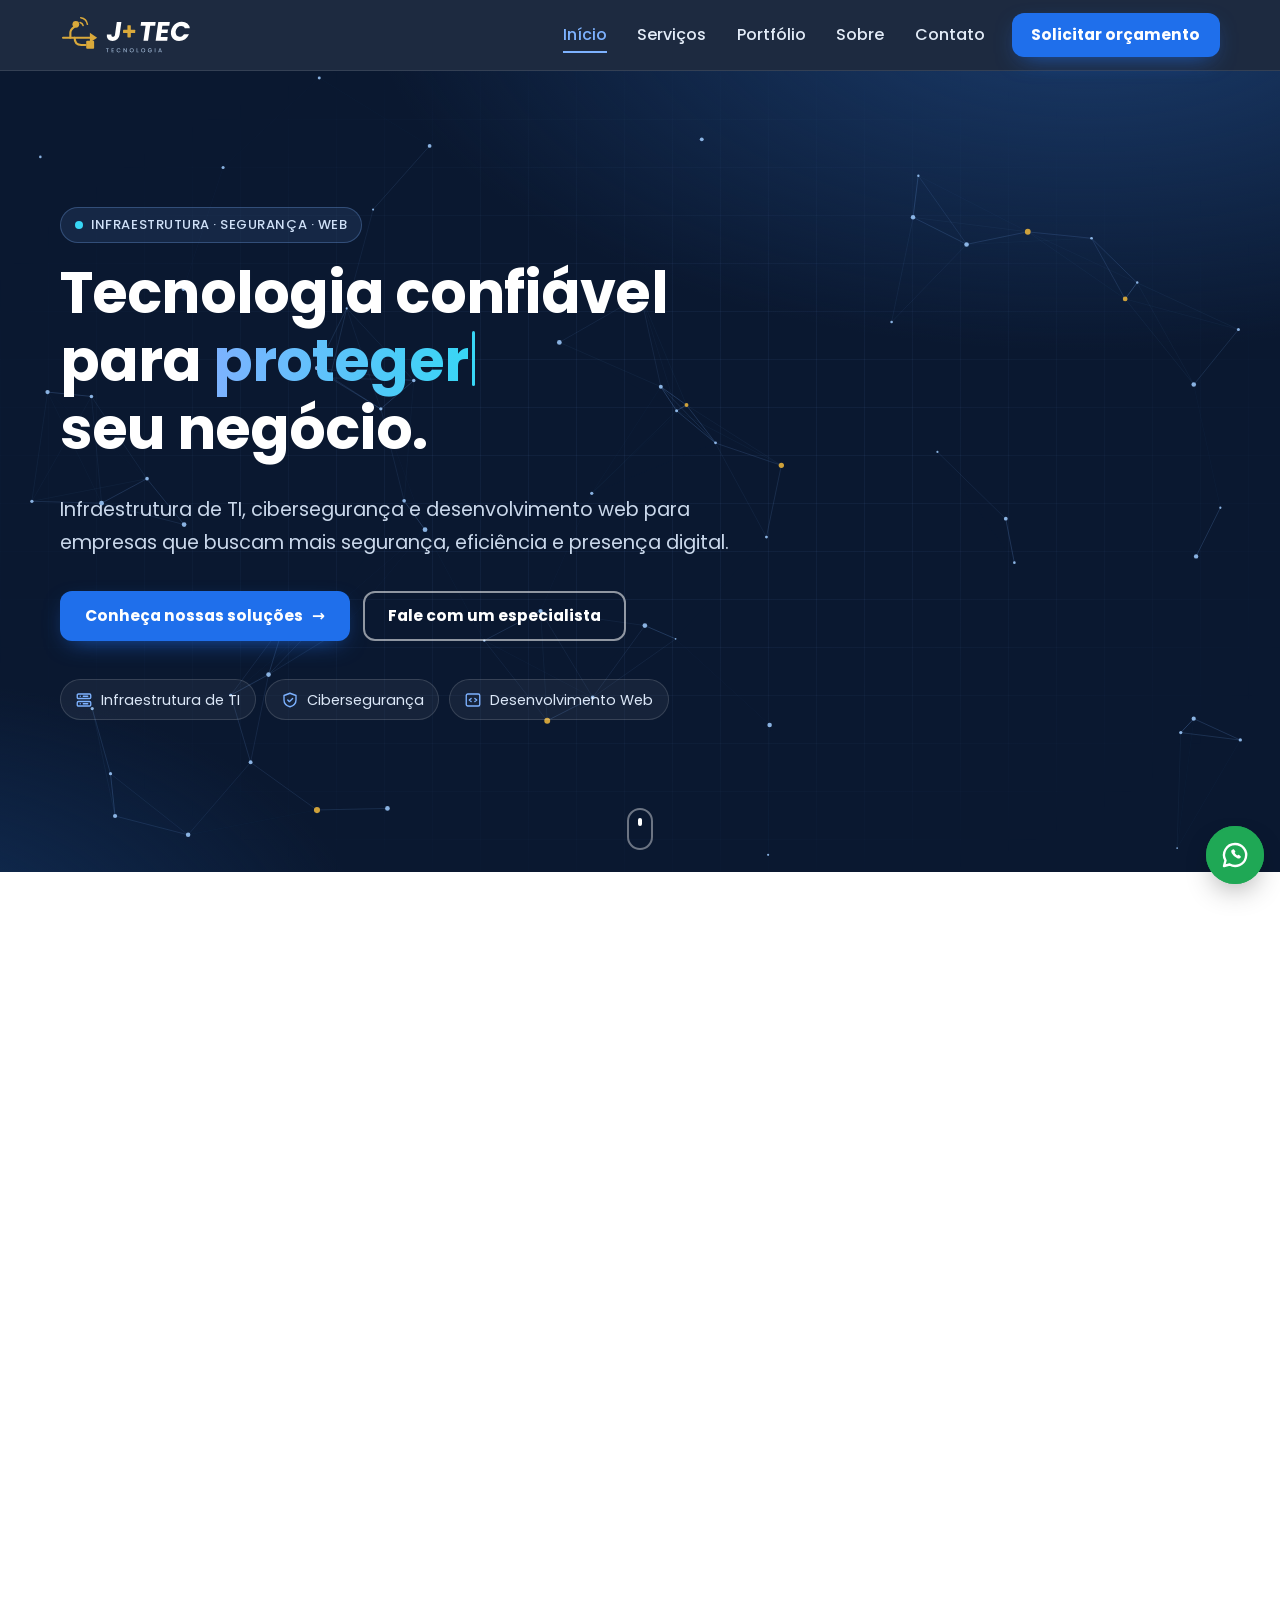
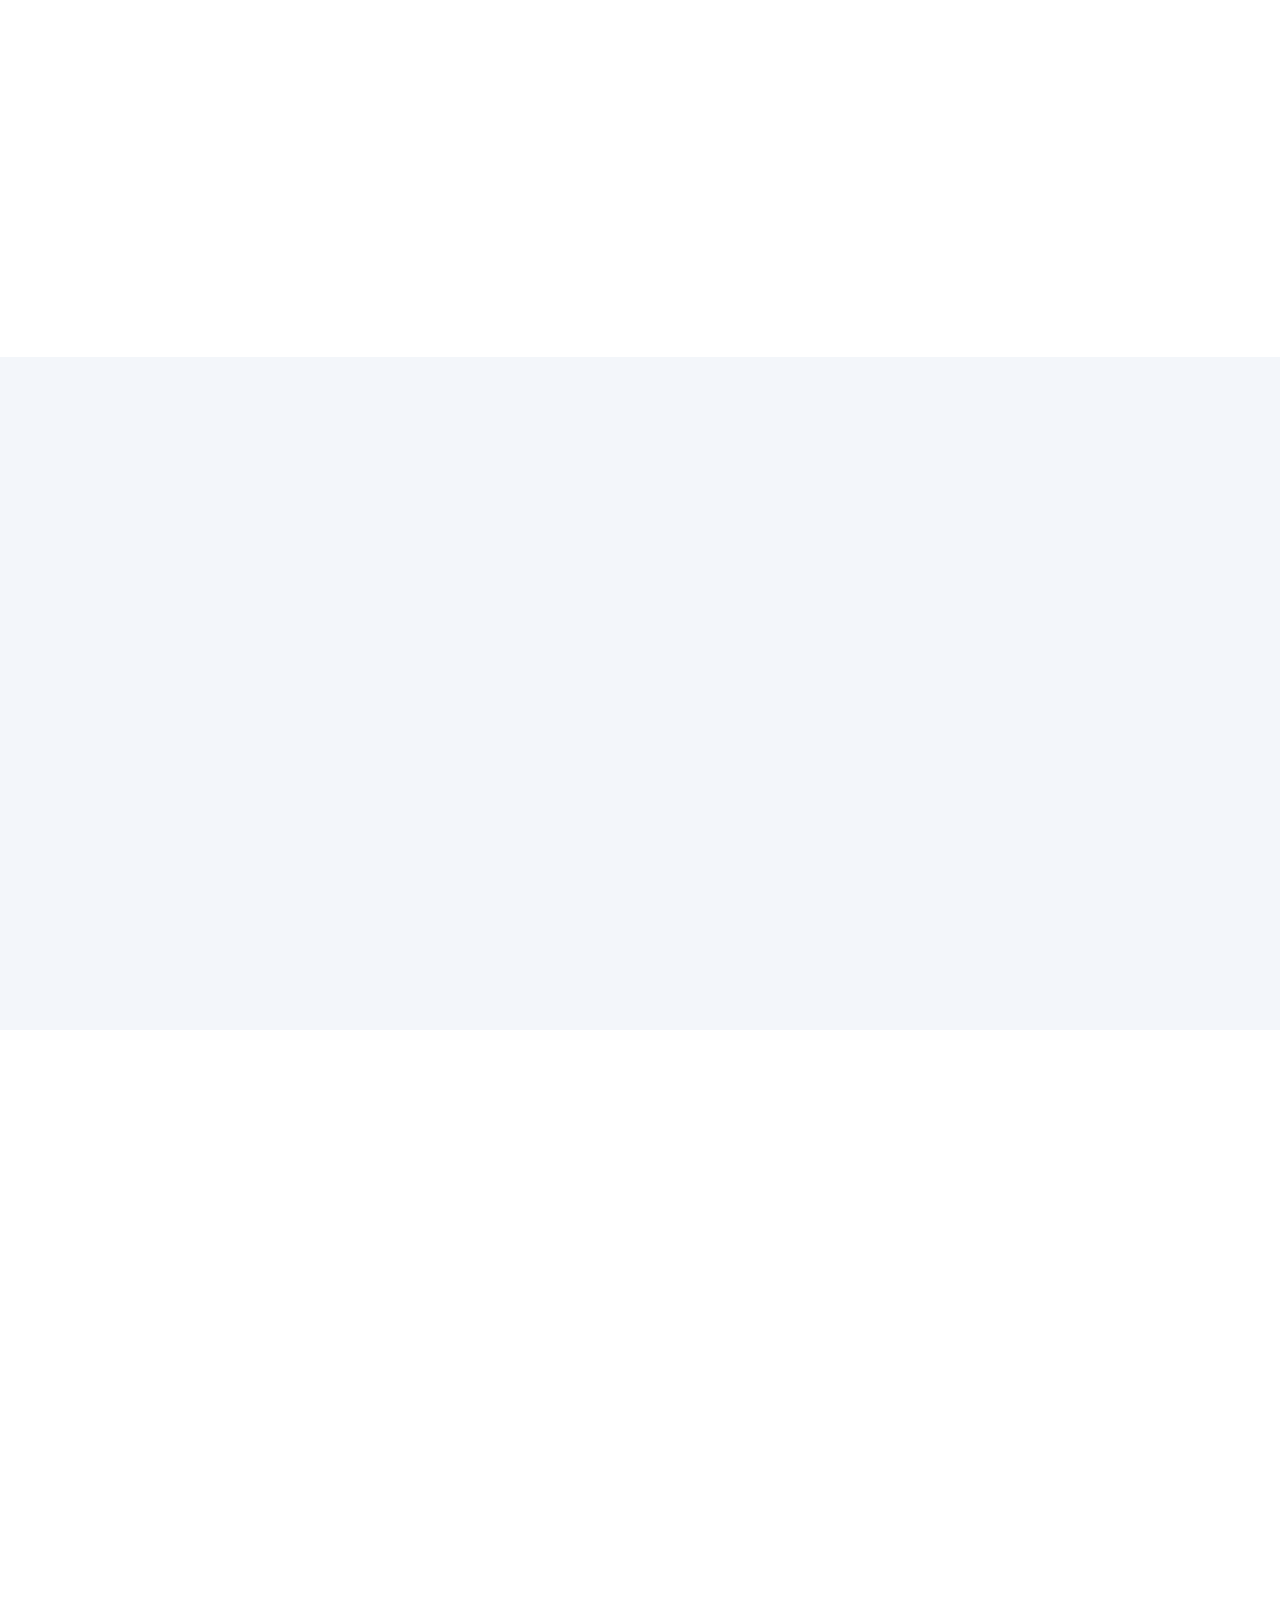
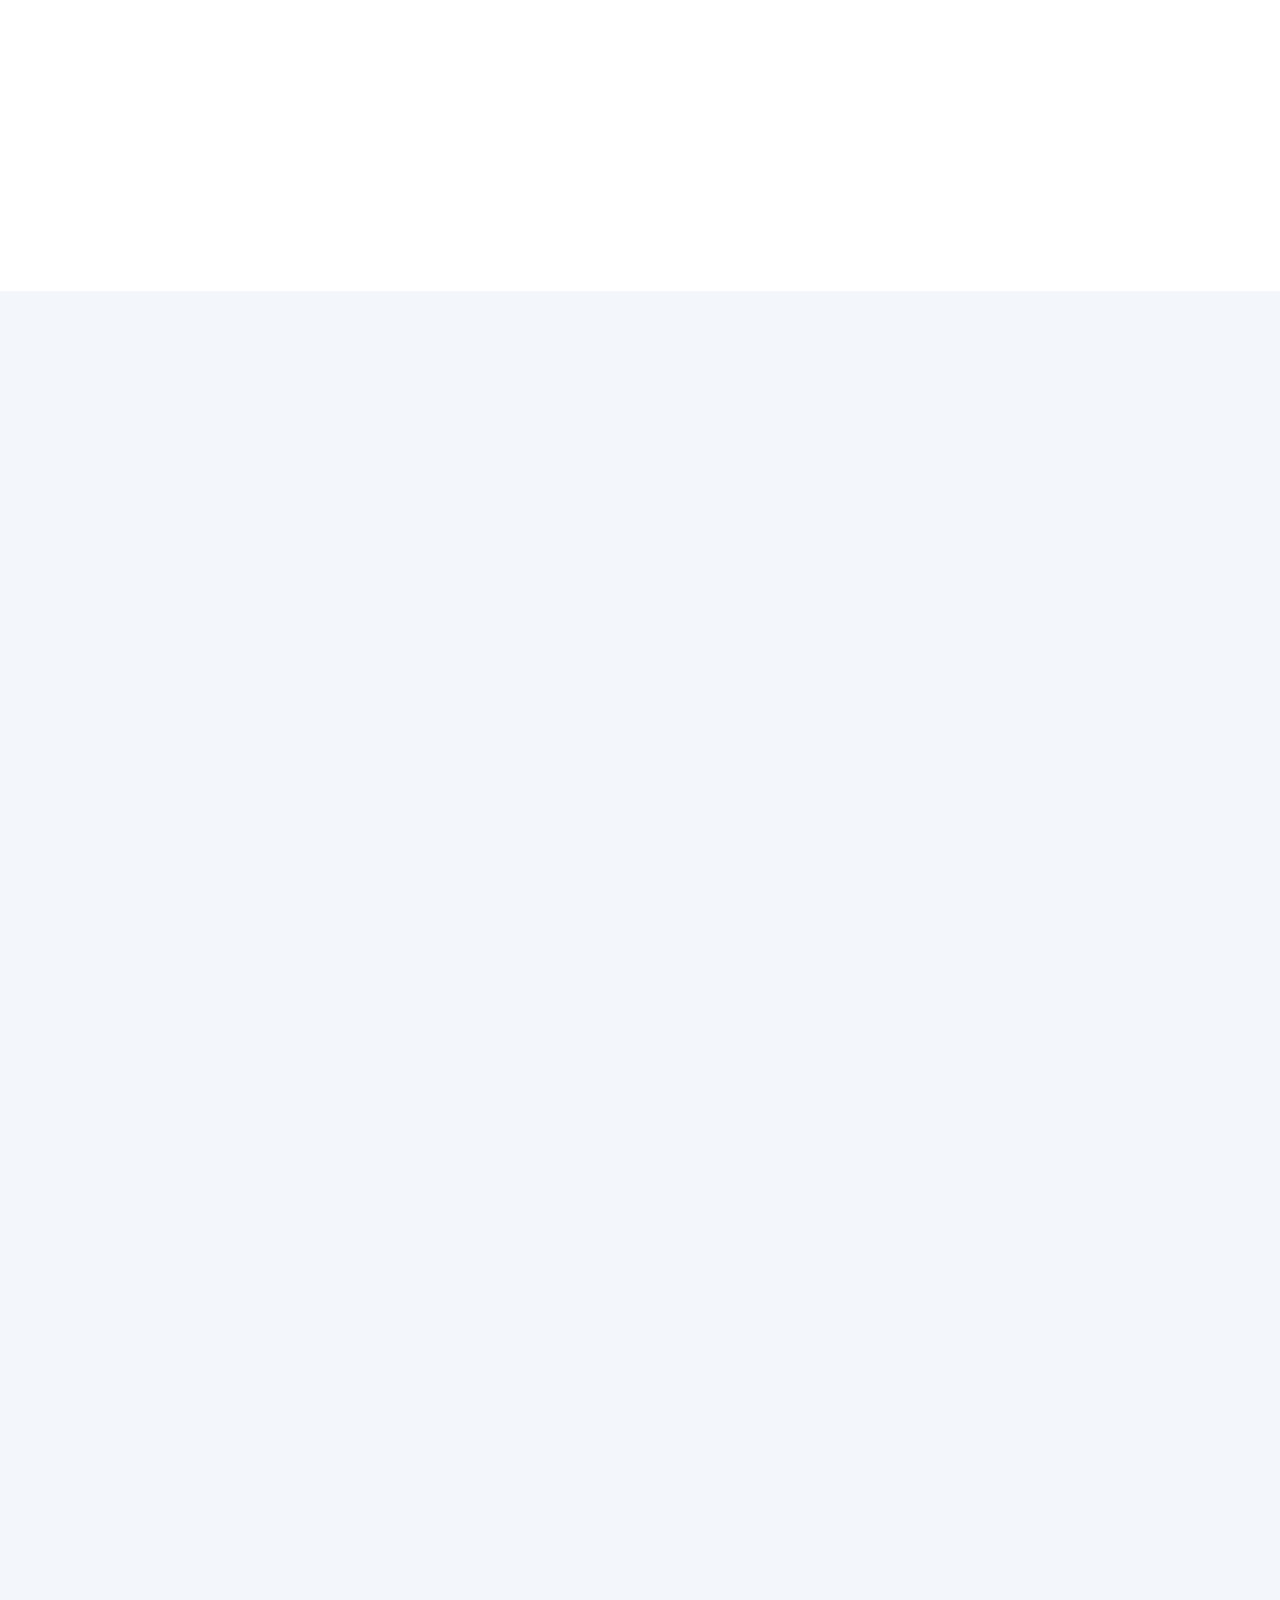
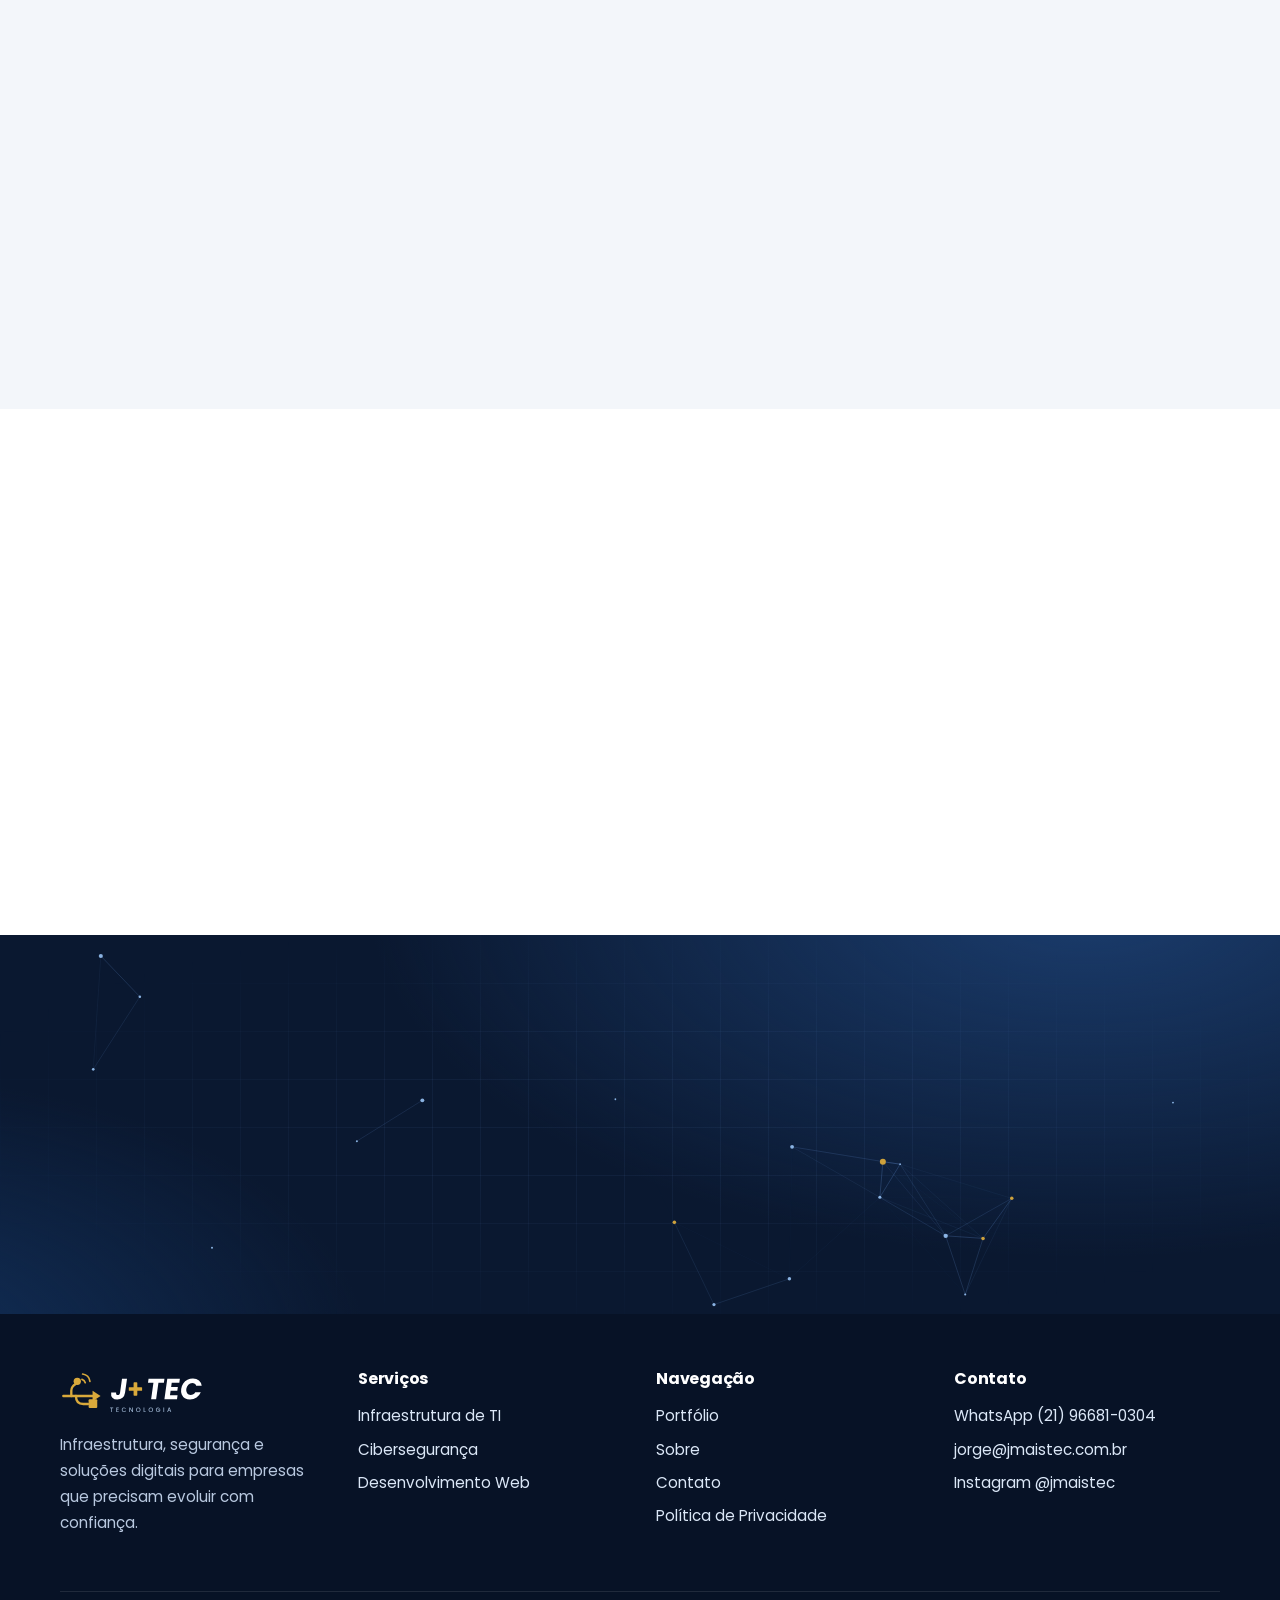
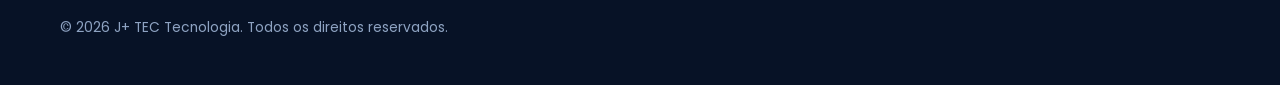
<file: index.html>
<!DOCTYPE html>
<html lang="pt-BR">
<head>
  <meta charset="utf-8">
  <meta name="viewport" content="width=device-width, initial-scale=1">
  <meta http-equiv="Content-Security-Policy" content="default-src 'self'; img-src 'self' data:; font-src 'self'; style-src 'self'; script-src 'self'; connect-src 'self' https://api.web3forms.com https://formspree.io; base-uri 'self'; object-src 'none'; form-action 'self'">
  <meta name="referrer" content="strict-origin-when-cross-origin">
  <title>J+ TEC Tecnologia | Infraestrutura de TI, Cibersegurança e Desenvolvimento Web</title>
  <meta name="description" content="Infraestrutura de TI, cibersegurança e desenvolvimento web para empresas que buscam mais segurança, eficiência e presença digital. Solicite um orçamento à J+ TEC Tecnologia.">
  <meta name="robots" content="index, follow, max-image-preview:large">
  <meta name="theme-color" content="#0a1830">
  <link rel="canonical" href="https://jmaistec.com.br/">
  <meta property="og:type" content="website">
  <meta property="og:locale" content="pt_BR">
  <meta property="og:site_name" content="J+ TEC Tecnologia">
  <meta property="og:title" content="J+ TEC Tecnologia | Infraestrutura de TI, Cibersegurança e Desenvolvimento Web">
  <meta property="og:description" content="Infraestrutura de TI, cibersegurança e desenvolvimento web para empresas que buscam mais segurança, eficiência e presença digital. Solicite um orçamento à J+ TEC Tecnologia.">
  <meta property="og:url" content="https://jmaistec.com.br/">
  <meta property="og:image" content="https://jmaistec.com.br/assets/og-image.jpg">
  <meta property="og:image:width" content="1200">
  <meta property="og:image:height" content="630">
  <meta property="og:image:alt" content="Logo da J+ TEC Tecnologia">
  <meta name="twitter:card" content="summary_large_image">
  <link rel="icon" href="favicon.ico" sizes="any">
  <link rel="icon" type="image/png" sizes="32x32" href="assets/icons/favicon-32.png">
  <link rel="apple-touch-icon" href="assets/icons/apple-touch-icon.png">
  <link rel="preload" href="assets/fonts/poppins-700.woff" as="font" type="font/woff" crossorigin>
  <link rel="stylesheet" href="css/style.css">
  <script src="js/config.js" defer></script>
  <script src="js/main.js" defer></script>
  <script type="application/ld+json">{"@context":"https://schema.org","@type":"Organization","@id":"https://jmaistec.com.br/#organizacao","name":"J+ TEC Tecnologia","alternateName":"J+ TEC","url":"https://jmaistec.com.br/","logo":"https://jmaistec.com.br/assets/logo-jmais.svg","image":"https://jmaistec.com.br/assets/og-image.jpg","email":"jorge@jmaistec.com.br","telephone":"+55-21-96681-0304","sameAs":["https://www.instagram.com/jmaistec/"],"contactPoint":[{"@type":"ContactPoint","telephone":"+55-21-96681-0304","contactType":"sales","availableLanguage":"Portuguese"}],"knowsAbout":["Infraestrutura de TI","Cibersegurança","Segurança da informação","Desenvolvimento web"]}</script>
  <script type="application/ld+json">{"@context":"https://schema.org","@type":"WebSite","name":"J+ TEC Tecnologia","url":"https://jmaistec.com.br/","inLanguage":"pt-BR","publisher":{"@id":"https://jmaistec.com.br/#organizacao"}}</script>
</head><body>
<svg class="sr-only" width="0" height="0" aria-hidden="true" focusable="false">
<symbol id="i-infra" viewBox="0 0 24 24"><g fill="none" stroke="currentColor" stroke-width="1.8" stroke-linecap="round" stroke-linejoin="round"><rect x="3" y="4" width="18" height="6" rx="1.5"/><rect x="3" y="14" width="18" height="6" rx="1.5"/><path d="M7 7h.01M7 17h.01M11 7h6M11 17h6"/></g></symbol>
<symbol id="i-shield" viewBox="0 0 24 24"><g fill="none" stroke="currentColor" stroke-width="1.8" stroke-linecap="round" stroke-linejoin="round"><path d="M12 3l8 3v6c0 4.5-3.2 7.7-8 9-4.8-1.3-8-4.5-8-9V6l8-3z"/><path d="M9 12l2.2 2.2L15.5 10"/></g></symbol>
<symbol id="i-code" viewBox="0 0 24 24"><g fill="none" stroke="currentColor" stroke-width="1.8" stroke-linecap="round" stroke-linejoin="round"><rect x="3" y="4" width="18" height="16" rx="2"/><path d="M9.5 10l-2.5 2 2.5 2M14.5 10l2.5 2-2.5 2"/></g></symbol>
<symbol id="i-wa" viewBox="0 0 24 24"><path fill="none" stroke="currentColor" stroke-width="1.9" stroke-linejoin="round" d="M12 3.2a8.8 8.8 0 0 0-7.6 13.2L3.2 20.8l4.5-1.2A8.8 8.8 0 1 0 12 3.2z"/><path fill="currentColor" d="M9.2 8.2c-.3.5-.3 1.3.2 2.3a9.8 9.8 0 0 0 4.1 3.9c1 .5 1.8.5 2.3.2l.7-.7c.3-.3.3-.7 0-1l-1.2-.9a.8.8 0 0 0-1 0l-.4.4c-.9-.4-1.8-1.3-2.2-2.2l.4-.4a.8.8 0 0 0 0-1l-.9-1.2c-.3-.3-.7-.3-1 0z"/></symbol>
<symbol id="i-check" viewBox="0 0 24 24"><g fill="none" stroke="currentColor" stroke-width="2" stroke-linecap="round" stroke-linejoin="round"><circle cx="12" cy="12" r="9"/><path d="M8 12.5l2.7 2.7L16 9.8"/></g></symbol>
<symbol id="i-mail" viewBox="0 0 24 24"><g fill="none" stroke="currentColor" stroke-width="1.8" stroke-linecap="round" stroke-linejoin="round"><rect x="3" y="5" width="18" height="14" rx="2"/><path d="M3.5 6.5l8.5 6.5 8.5-6.5"/></g></symbol>
<symbol id="i-phone" viewBox="0 0 24 24"><path fill="none" stroke="currentColor" stroke-width="1.8" stroke-linejoin="round" d="M6.6 3.5h2.6l1.4 4-2 1.3a11 11 0 0 0 6.6 6.6l1.3-2 4 1.4v2.6a2 2 0 0 1-2.2 2A16.5 16.5 0 0 1 4.6 5.7a2 2 0 0 1 2-2.2z"/></symbol>
<symbol id="i-insta" viewBox="0 0 24 24"><g fill="none" stroke="currentColor" stroke-width="1.8"><rect x="3.5" y="3.5" width="17" height="17" rx="5"/><circle cx="12" cy="12" r="4"/><circle cx="17.2" cy="6.8" r=".6" fill="currentColor"/></g></symbol>
<symbol id="i-layers" viewBox="0 0 24 24"><g fill="none" stroke="currentColor" stroke-width="1.8" stroke-linejoin="round"><path d="M12 3l9 5-9 5-9-5 9-5z"/><path d="M3 13l9 5 9-5"/></g></symbol>
<symbol id="i-user" viewBox="0 0 24 24"><g fill="none" stroke="currentColor" stroke-width="1.8" stroke-linecap="round"><circle cx="12" cy="8" r="4"/><path d="M4.5 20a7.5 7.5 0 0 1 15 0"/></g></symbol>
<symbol id="i-pulse" viewBox="0 0 24 24"><path fill="none" stroke="currentColor" stroke-width="1.8" stroke-linecap="round" stroke-linejoin="round" d="M3 12h4l2.5-6 5 12L17 12h4"/></symbol>
<symbol id="i-chat" viewBox="0 0 24 24"><path fill="none" stroke="currentColor" stroke-width="1.8" stroke-linejoin="round" d="M4 5h16v11H9l-5 4z"/></symbol>
</svg>
<a class="skip-link" href="#conteudo">Ir para o conteúdo</a>
<header class="site-header on-dark">
  <div class="wrap site-header__bar">
    <a class="brand" href="index.html" aria-label="J+ TEC Tecnologia, página inicial"><img src="assets/logo-jmais.svg" alt="J+ TEC Tecnologia" width="131" height="42"></a>
    <button class="menu-toggle" type="button" aria-expanded="false" aria-controls="menu"><span class="menu-toggle__bars" aria-hidden="true"></span>Menu</button>
    <nav class="nav" id="menu" aria-label="Principal">
      <ul>
        <li><a href="index.html" aria-current="page">Início</a></li>
        <li class="has-sub"><a href="servicos/index.html">Serviços</a><ul class="sub"><li><a href="servicos/infraestrutura-de-ti/index.html">Infraestrutura de TI</a></li><li><a href="servicos/ciberseguranca/index.html">Cibersegurança</a></li><li><a href="servicos/desenvolvimento-web/index.html">Desenvolvimento Web</a></li></ul></li>
        <li><a href="portfolio/index.html">Portfólio</a></li>
        <li><a href="sobre/index.html">Sobre</a></li>
        <li><a href="contato/index.html">Contato</a></li>
        <li><a class="btn btn--primary" href="contato/index.html">Solicitar orçamento</a></li>
      </ul>
    </nav>
  </div>
</header>
<main id="conteudo">
<section class="band hero on-dark">
  <canvas class="net" aria-hidden="true"></canvas>
  <div class="wrap">
    <div class="hero__inner">
      <p class="eyebrow" data-reveal>Infraestrutura · Segurança · Web</p>
      <h1 data-reveal class="d1"><span class="sr-only">Tecnologia confiável para proteger, conectar e impulsionar seu negócio.</span><span aria-hidden="true">Tecnologia confiável para <span class="typed" data-typed="proteger|conectar|impulsionar">proteger</span><span class="caret"></span><br>seu negócio.</span></h1>
      <p class="hero__text d2" data-reveal>Infraestrutura de TI, cibersegurança e desenvolvimento web para empresas que buscam mais segurança, eficiência e presença digital.</p>
      <div class="btn-row d3" data-reveal>
        <a class="btn btn--primary" href="servicos/index.html">Conheça nossas soluções <span class="arrow" aria-hidden="true">→</span></a>
        <a class="btn btn--ghost" href="contato/index.html">Fale com um especialista</a>
      </div>
      <ul class="hero__chips d4" data-reveal><li><svg class="ico" aria-hidden="true"><use href="#i-infra"/></svg>Infraestrutura de TI</li><li><svg class="ico" aria-hidden="true"><use href="#i-shield"/></svg>Cibersegurança</li><li><svg class="ico" aria-hidden="true"><use href="#i-code"/></svg>Desenvolvimento Web</li></ul>
    </div>
  </div>
  <span class="scroll-cue" aria-hidden="true"></span>
</section>

<section class="section" id="servicos">
  <div class="wrap">
    <div class="section__head" data-reveal>
      <span class="kicker">Serviços</span>
      <h2>Soluções de tecnologia para o seu negócio.</h2>
      <p>Três áreas que se complementam, com recomendações alinhadas à realidade de cada cliente.</p>
    </div>
    <div class="grid grid--3"><article class="card d1" data-reveal>
  <svg class="card__icon" aria-hidden="true"><use href="#i-infra"/></svg>
  <h3>Infraestrutura de TI</h3>
  <p>Planejamento, implantação, administração e otimização de ambientes de TI para manter sua operação conectada, estável e eficiente.</p>
  <ul><li>Redes corporativas e conectividade</li><li>Servidores, Active Directory e ambientes Windows/Linux</li><li>Virtualização e ambientes em nuvem</li><li>Monitoramento, disponibilidade e desempenho</li><li>Telefonia IP (VoIP) e sistemas de CFTV</li></ul>
  <a class="more" href="servicos/infraestrutura-de-ti/index.html">Ver Infraestrutura de TI <span class="arrow" aria-hidden="true">→</span><span class="sr-only"> em detalhes</span></a>
</article><article class="card d2" data-reveal>
  <svg class="card__icon" aria-hidden="true"><use href="#i-shield"/></svg>
  <h3>Cibersegurança</h3>
  <p>Proteção de ambientes digitais com foco na redução de riscos, prevenção de ameaças e fortalecimento da segurança da informação.</p>
  <ul><li>Avaliação de vulnerabilidades e riscos</li><li>Proteção de identidades e controle de acessos</li><li>Segurança de endpoints e ambientes corporativos</li><li>Monitoramento e análise de eventos</li><li>Backup, continuidade de negócios e recuperação</li></ul>
  <a class="more" href="servicos/ciberseguranca/index.html">Ver cibersegurança <span class="arrow" aria-hidden="true">→</span><span class="sr-only"> em detalhes</span></a>
</article><article class="card d3" data-reveal>
  <svg class="card__icon" aria-hidden="true"><use href="#i-code"/></svg>
  <h3>Desenvolvimento Web</h3>
  <p>Criação de experiências digitais modernas, responsivas e funcionais para fortalecer a presença online e apoiar os objetivos do negócio.</p>
  <ul><li>Sites institucionais e landing pages</li><li>Sistemas e aplicações web</li><li>Formulários e integrações</li><li>Automações de processos</li><li>Desempenho, SEO técnico e experiência mobile</li></ul>
  <a class="more" href="servicos/desenvolvimento-web/index.html">Ver desenvolvimento Web <span class="arrow" aria-hidden="true">→</span><span class="sr-only"> em detalhes</span></a>
</article></div>
  </div>
</section>

<section class="section section--gray" id="como-trabalhamos">
  <div class="wrap">
    <div class="section__head" data-reveal>
      <span class="kicker">Como trabalhamos</span>
      <h2>Do primeiro contato à evolução contínua.</h2>
      <p>Um caminho simples e transparente, com escopo definido e alinhamento de expectativas em cada etapa.</p>
    </div>
    <ol class="steps"><li class="d1" data-reveal><h3>Entendimento</h3><p>Conversamos sobre o desafio, o ambiente atual e os objetivos do negócio.</p></li><li class="d2" data-reveal><h3>Proposta clara</h3><p>Escopo definido, explicações sem jargão e alinhamento de expectativas.</p></li><li class="d3" data-reveal><h3>Implantação</h3><p>Execução organizada, com atenção à estabilidade e à segurança.</p></li><li class="d4" data-reveal><h3>Acompanhamento</h3><p>Ajustes, orientação e evolução contínua depois da entrega.</p></li></ol>
  </div>
</section>

<section class="section" id="diferenciais">
  <div class="wrap">
    <div class="section__head" data-reveal>
      <span class="kicker">Diferenciais</span>
      <h2>Tecnologia com visão prática de negócio.</h2>
    </div>
    <div class="grid grid--2"><div class="card feature d1" data-reveal><svg class="card__icon" aria-hidden="true"><use href="#i-layers"/></svg><div><h3>Visão integrada</h3><p>Infraestrutura, segurança e soluções digitais pensadas de forma complementar.</p></div></div><div class="card feature d2" data-reveal><svg class="card__icon" aria-hidden="true"><use href="#i-user"/></svg><div><h3>Abordagem personalizada</h3><p>Recomendações alinhadas às necessidades, prioridades e possibilidades de cada cliente.</p></div></div><div class="card feature d3" data-reveal><svg class="card__icon" aria-hidden="true"><use href="#i-pulse"/></svg><div><h3>Foco em confiabilidade</h3><p>Atenção à estabilidade, segurança, organização e continuidade das operações.</p></div></div><div class="card feature d4" data-reveal><svg class="card__icon" aria-hidden="true"><use href="#i-chat"/></svg><div><h3>Comunicação transparente</h3><p>Explicações claras, escopo definido e alinhamento de expectativas durante o projeto.</p></div></div></div>
  </div>
</section>

<section class="section section--gray" id="portfolio">
  <div class="wrap">
    <div class="section__head" data-reveal>
      <span class="kicker">Portfólio</span>
      <h2>Projetos e iniciativas que demonstram nossa versatilidade.</h2>
      <p>Marcas e iniciativas relacionadas à nossa experiência em tecnologia, soluções digitais e produção de conteúdo aéreo.</p>
    </div>
    <div class="grid grid--2"><article class="card project d1" data-reveal>
  <div class="project__media"><img src="assets/projetos/drone-vision-logo.png" alt="Logo da Drone Vision" width="822" height="673" loading="lazy" decoding="async"></div>
  <div class="project__body">
    <span class="tag">Imagens aéreas</span>
    <h3>Drone Vision</h3>
    <p>Projetos com drones e soluções de imagem aérea para o Rio de Janeiro e região, unindo tecnologia, planejamento e produção visual.</p>
    <a class="more" href="https://dronevision.com.br/" target="_blank" rel="noopener noreferrer">Visitar projeto <span class="arrow" aria-hidden="true">→</span><span class="sr-only"> Drone Vision (abre em nova aba)</span></a>
  </div>
</article><article class="card project d2" data-reveal>
  <div class="project__media project__media--photo"><img src="assets/projetos/maker-drone.jpg" alt="Imagem do projeto Maker Drone" width="1400" height="963" loading="lazy" decoding="async"></div>
  <div class="project__body">
    <span class="tag">Tecnologia de drones</span>
    <h3>Maker Drone</h3>
    <p>Iniciativa envolvendo tecnologia de drones, operação e recursos de imagem aérea.</p>
    <a class="more" href="https://makerdrone.com.br/" target="_blank" rel="noopener noreferrer">Visitar projeto <span class="arrow" aria-hidden="true">→</span><span class="sr-only"> Maker Drone (abre em nova aba)</span></a>
  </div>
</article><article class="card project d1" data-reveal>
  <div class="project__media project__media--light"><img src="assets/projetos/droga-show-logo.png" alt="Logo da Droga Show" width="600" height="572" loading="lazy" decoding="async"></div>
  <div class="project__body">
    <span class="tag">Varejo farmacêutico</span>
    <h3>Droga Show</h3>
    <p>Presença online da Drogaria Show Popular, no Centro de Nova Iguaçu (RJ), com consulta de produtos e atendimento pelo WhatsApp.</p>
    <a class="more" href="https://drogariashowpopular.com.br/" target="_blank" rel="noopener noreferrer">Visitar projeto <span class="arrow" aria-hidden="true">→</span><span class="sr-only"> Droga Show (abre em nova aba)</span></a>
  </div>
</article><article class="card project d2" data-reveal>
  <div class="project__media project__media--light"><img src="assets/projetos/dani-jm-logo.svg" alt="Logo da Dani JM – Festas com Amor" width="600" height="300" loading="lazy" decoding="async"></div>
  <div class="project__body">
    <span class="tag">Decoração de festas</span>
    <h3>Dani JM – Festas com Amor</h3>
    <p>Página de decoração de festas e locação de peças, com galeria de temas, escolha de cores e pedido de orçamento pelo WhatsApp.</p>
    <a class="more" href="https://danifestascomamor.com.br/" target="_blank" rel="noopener noreferrer">Visitar projeto <span class="arrow" aria-hidden="true">→</span><span class="sr-only"> Dani JM – Festas com Amor (abre em nova aba)</span></a>
  </div>
</article></div>
    <p class="note" data-reveal><a class="btn btn--outline" href="portfolio/index.html">Ver portfólio completo <span class="arrow" aria-hidden="true">→</span></a></p>
  </div>
</section>

<section class="section" id="sobre">
  <div class="wrap split">
    <div data-reveal="left">
      <span class="kicker">Sobre a J+ TEC</span>
      <h2>Tecnologia com experiência e visão estratégica.</h2>
      <p>A J+ TEC Tecnologia reúne conhecimentos em infraestrutura de TI, segurança da informação e desenvolvimento de soluções digitais para ajudar empresas a utilizar a tecnologia de maneira mais segura, eficiente e estratégica.</p>
      <p><a class="more" href="sobre/index.html">Conheça a J+ TEC <span class="arrow" aria-hidden="true">→</span></a></p>
    </div>
    <div class="band panel on-dark" data-reveal="right">
      <ul class="pillars"><li><svg class="ico" aria-hidden="true"><use href="#i-infra"/></svg>Infraestrutura de TI</li><li><svg class="ico" aria-hidden="true"><use href="#i-shield"/></svg>Cibersegurança</li><li><svg class="ico" aria-hidden="true"><use href="#i-code"/></svg>Desenvolvimento Web</li></ul>
    </div>
  </div>
</section>

<section class="band cta on-dark" id="contato">
  <canvas class="net" data-density="low" aria-hidden="true"></canvas>
  <div class="wrap" data-reveal="zoom">
    <h2>Vamos encontrar a solução certa para sua empresa?</h2>
    <p>Conte seu desafio. Vamos entender sua necessidade e identificar como a tecnologia pode ajudar seu negócio a avançar.</p>
    <div class="btn-row">
      <a class="btn btn--primary" href="contato/index.html">Solicitar orçamento <span class="arrow" aria-hidden="true">→</span></a>
      <a class="btn btn--ghost" href="https://wa.me/5521966810304" target="_blank" rel="noopener noreferrer"><svg class="ico" aria-hidden="true"><use href="#i-wa"/></svg>Conversar pelo WhatsApp<span class="sr-only"> (abre em nova aba)</span></a>
    </div>
  </div>
</section>
</main>
<footer class="site-footer on-dark">
  <div class="wrap">
    <div class="footer__grid">
      <div class="footer__brand">
        <img src="assets/logo-jmais.svg" alt="J+ TEC Tecnologia" width="144" height="46" loading="lazy">
        <p>Infraestrutura, segurança e soluções digitais para empresas que precisam evoluir com confiança.</p>
      </div>
      <div><h2>Serviços</h2><ul><li><a href="servicos/infraestrutura-de-ti/index.html">Infraestrutura de TI</a></li><li><a href="servicos/ciberseguranca/index.html">Cibersegurança</a></li><li><a href="servicos/desenvolvimento-web/index.html">Desenvolvimento Web</a></li></ul></div>
      <div><h2>Navegação</h2><ul><li><a href="portfolio/index.html">Portfólio</a></li><li><a href="sobre/index.html">Sobre</a></li><li><a href="contato/index.html">Contato</a></li><li><a href="privacidade/index.html">Política de Privacidade</a></li></ul></div>
      <div><h2>Contato</h2><ul>
        <li><a href="https://wa.me/5521966810304" target="_blank" rel="noopener noreferrer">WhatsApp (21) 96681-0304<span class="sr-only"> (abre em nova aba)</span></a></li>
        <li><a href="mailto:jorge@jmaistec.com.br">jorge@jmaistec.com.br</a></li>
        <li><a href="https://www.instagram.com/jmaistec/" target="_blank" rel="noopener noreferrer">Instagram @jmaistec<span class="sr-only"> (abre em nova aba)</span></a></li>
      </ul></div>
    </div>
    <p class="footer__bottom">© <span id="ano">2026</span> J+ TEC Tecnologia. Todos os direitos reservados.</p>
  </div>
</footer>
<a class="wa-float" href="https://wa.me/5521966810304" target="_blank" rel="noopener noreferrer" aria-label="Conversar pelo WhatsApp (abre em nova aba)"><svg class="" aria-hidden="true"><use href="#i-wa"/></svg></a>
</body>
</html>
</file>
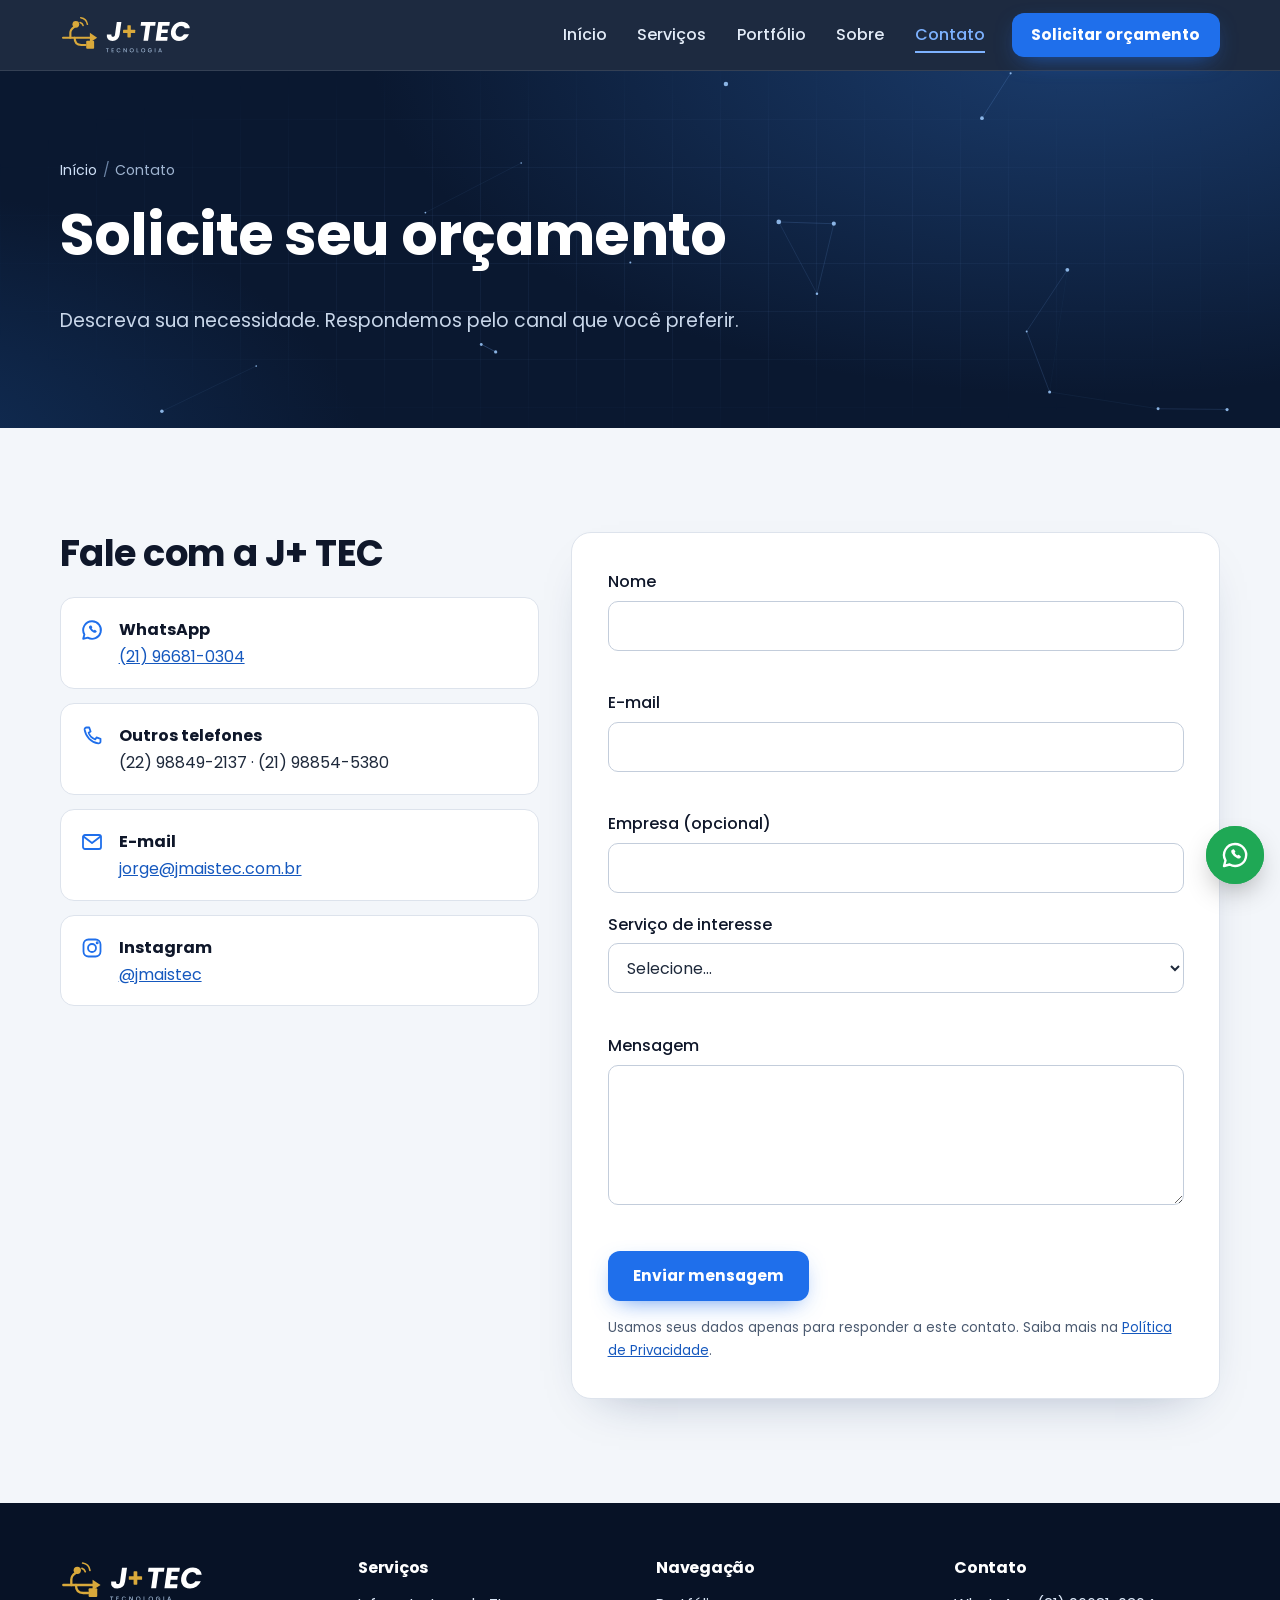
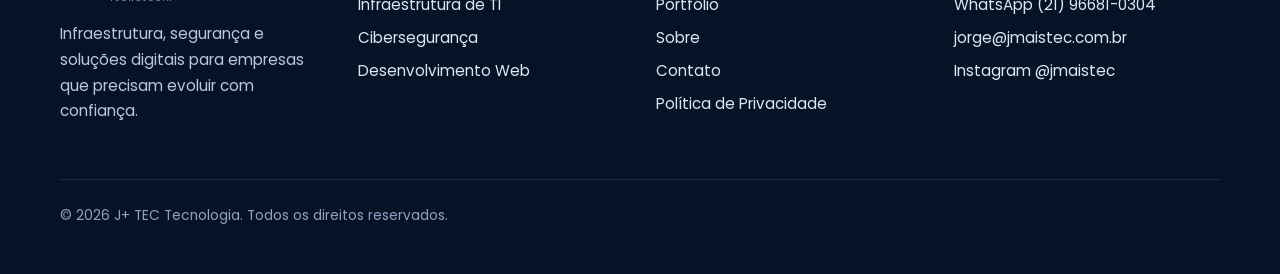
<file: contato/index.html>
<!DOCTYPE html>
<html lang="pt-BR">
<head>
  <meta charset="utf-8">
  <meta name="viewport" content="width=device-width, initial-scale=1">
  <meta http-equiv="Content-Security-Policy" content="default-src 'self'; img-src 'self' data:; font-src 'self'; style-src 'self'; script-src 'self'; connect-src 'self' https://api.web3forms.com https://formspree.io; base-uri 'self'; object-src 'none'; form-action 'self'">
  <meta name="referrer" content="strict-origin-when-cross-origin">
  <title>Contato e orçamento | J+ TEC Tecnologia</title>
  <meta name="description" content="Fale com a J+ TEC Tecnologia pelo WhatsApp (21) 96681-0304, por e-mail ou pelo formulário e solicite um orçamento de infraestrutura de TI, cibersegurança ou desenvolvimento web.">
  <meta name="robots" content="index, follow, max-image-preview:large">
  <meta name="theme-color" content="#0a1830">
  <link rel="canonical" href="https://jmaistec.com.br/contato/">
  <meta property="og:type" content="website">
  <meta property="og:locale" content="pt_BR">
  <meta property="og:site_name" content="J+ TEC Tecnologia">
  <meta property="og:title" content="Contato e orçamento | J+ TEC Tecnologia">
  <meta property="og:description" content="Fale com a J+ TEC Tecnologia pelo WhatsApp (21) 96681-0304, por e-mail ou pelo formulário e solicite um orçamento de infraestrutura de TI, cibersegurança ou desenvolvimento web.">
  <meta property="og:url" content="https://jmaistec.com.br/contato/">
  <meta property="og:image" content="https://jmaistec.com.br/assets/og-image.jpg">
  <meta property="og:image:width" content="1200">
  <meta property="og:image:height" content="630">
  <meta property="og:image:alt" content="Logo da J+ TEC Tecnologia">
  <meta name="twitter:card" content="summary_large_image">
  <link rel="icon" href="../favicon.ico" sizes="any">
  <link rel="icon" type="image/png" sizes="32x32" href="../assets/icons/favicon-32.png">
  <link rel="apple-touch-icon" href="../assets/icons/apple-touch-icon.png">
  <link rel="preload" href="../assets/fonts/poppins-700.woff" as="font" type="font/woff" crossorigin>
  <link rel="stylesheet" href="../css/style.css">
  <script src="../js/config.js" defer></script>
  <script src="../js/main.js" defer></script>
  <script type="application/ld+json">{"@context":"https://schema.org","@type":"Organization","@id":"https://jmaistec.com.br/#organizacao","name":"J+ TEC Tecnologia","alternateName":"J+ TEC","url":"https://jmaistec.com.br/","logo":"https://jmaistec.com.br/assets/logo-jmais.svg","image":"https://jmaistec.com.br/assets/og-image.jpg","email":"jorge@jmaistec.com.br","telephone":"+55-21-96681-0304","sameAs":["https://www.instagram.com/jmaistec/"],"contactPoint":[{"@type":"ContactPoint","telephone":"+55-21-96681-0304","contactType":"sales","availableLanguage":"Portuguese"}],"knowsAbout":["Infraestrutura de TI","Cibersegurança","Segurança da informação","Desenvolvimento web"]}</script>
  <script type="application/ld+json">{"@context":"https://schema.org","@type":"BreadcrumbList","itemListElement":[{"@type":"ListItem","position":1,"name":"Início","item":"https://jmaistec.com.br/"},{"@type":"ListItem","position":2,"name":"Contato","item":"https://jmaistec.com.br/contato/"}]}</script>
  <script type="application/ld+json">{"@context":"https://schema.org","@type":"ContactPage","name":"Contato J+ TEC Tecnologia","url":"https://jmaistec.com.br/contato/","about":{"@id":"https://jmaistec.com.br/#organizacao"}}</script>
</head><body>
<svg class="sr-only" width="0" height="0" aria-hidden="true" focusable="false">
<symbol id="i-infra" viewBox="0 0 24 24"><g fill="none" stroke="currentColor" stroke-width="1.8" stroke-linecap="round" stroke-linejoin="round"><rect x="3" y="4" width="18" height="6" rx="1.5"/><rect x="3" y="14" width="18" height="6" rx="1.5"/><path d="M7 7h.01M7 17h.01M11 7h6M11 17h6"/></g></symbol>
<symbol id="i-shield" viewBox="0 0 24 24"><g fill="none" stroke="currentColor" stroke-width="1.8" stroke-linecap="round" stroke-linejoin="round"><path d="M12 3l8 3v6c0 4.5-3.2 7.7-8 9-4.8-1.3-8-4.5-8-9V6l8-3z"/><path d="M9 12l2.2 2.2L15.5 10"/></g></symbol>
<symbol id="i-code" viewBox="0 0 24 24"><g fill="none" stroke="currentColor" stroke-width="1.8" stroke-linecap="round" stroke-linejoin="round"><rect x="3" y="4" width="18" height="16" rx="2"/><path d="M9.5 10l-2.5 2 2.5 2M14.5 10l2.5 2-2.5 2"/></g></symbol>
<symbol id="i-wa" viewBox="0 0 24 24"><path fill="none" stroke="currentColor" stroke-width="1.9" stroke-linejoin="round" d="M12 3.2a8.8 8.8 0 0 0-7.6 13.2L3.2 20.8l4.5-1.2A8.8 8.8 0 1 0 12 3.2z"/><path fill="currentColor" d="M9.2 8.2c-.3.5-.3 1.3.2 2.3a9.8 9.8 0 0 0 4.1 3.9c1 .5 1.8.5 2.3.2l.7-.7c.3-.3.3-.7 0-1l-1.2-.9a.8.8 0 0 0-1 0l-.4.4c-.9-.4-1.8-1.3-2.2-2.2l.4-.4a.8.8 0 0 0 0-1l-.9-1.2c-.3-.3-.7-.3-1 0z"/></symbol>
<symbol id="i-check" viewBox="0 0 24 24"><g fill="none" stroke="currentColor" stroke-width="2" stroke-linecap="round" stroke-linejoin="round"><circle cx="12" cy="12" r="9"/><path d="M8 12.5l2.7 2.7L16 9.8"/></g></symbol>
<symbol id="i-mail" viewBox="0 0 24 24"><g fill="none" stroke="currentColor" stroke-width="1.8" stroke-linecap="round" stroke-linejoin="round"><rect x="3" y="5" width="18" height="14" rx="2"/><path d="M3.5 6.5l8.5 6.5 8.5-6.5"/></g></symbol>
<symbol id="i-phone" viewBox="0 0 24 24"><path fill="none" stroke="currentColor" stroke-width="1.8" stroke-linejoin="round" d="M6.6 3.5h2.6l1.4 4-2 1.3a11 11 0 0 0 6.6 6.6l1.3-2 4 1.4v2.6a2 2 0 0 1-2.2 2A16.5 16.5 0 0 1 4.6 5.7a2 2 0 0 1 2-2.2z"/></symbol>
<symbol id="i-insta" viewBox="0 0 24 24"><g fill="none" stroke="currentColor" stroke-width="1.8"><rect x="3.5" y="3.5" width="17" height="17" rx="5"/><circle cx="12" cy="12" r="4"/><circle cx="17.2" cy="6.8" r=".6" fill="currentColor"/></g></symbol>
<symbol id="i-layers" viewBox="0 0 24 24"><g fill="none" stroke="currentColor" stroke-width="1.8" stroke-linejoin="round"><path d="M12 3l9 5-9 5-9-5 9-5z"/><path d="M3 13l9 5 9-5"/></g></symbol>
<symbol id="i-user" viewBox="0 0 24 24"><g fill="none" stroke="currentColor" stroke-width="1.8" stroke-linecap="round"><circle cx="12" cy="8" r="4"/><path d="M4.5 20a7.5 7.5 0 0 1 15 0"/></g></symbol>
<symbol id="i-pulse" viewBox="0 0 24 24"><path fill="none" stroke="currentColor" stroke-width="1.8" stroke-linecap="round" stroke-linejoin="round" d="M3 12h4l2.5-6 5 12L17 12h4"/></symbol>
<symbol id="i-chat" viewBox="0 0 24 24"><path fill="none" stroke="currentColor" stroke-width="1.8" stroke-linejoin="round" d="M4 5h16v11H9l-5 4z"/></symbol>
</svg>
<a class="skip-link" href="#conteudo">Ir para o conteúdo</a>
<header class="site-header on-dark">
  <div class="wrap site-header__bar">
    <a class="brand" href="../index.html" aria-label="J+ TEC Tecnologia, página inicial"><img src="../assets/logo-jmais.svg" alt="J+ TEC Tecnologia" width="131" height="42"></a>
    <button class="menu-toggle" type="button" aria-expanded="false" aria-controls="menu"><span class="menu-toggle__bars" aria-hidden="true"></span>Menu</button>
    <nav class="nav" id="menu" aria-label="Principal">
      <ul>
        <li><a href="../index.html">Início</a></li>
        <li class="has-sub"><a href="../servicos/index.html">Serviços</a><ul class="sub"><li><a href="../servicos/infraestrutura-de-ti/index.html">Infraestrutura de TI</a></li><li><a href="../servicos/ciberseguranca/index.html">Cibersegurança</a></li><li><a href="../servicos/desenvolvimento-web/index.html">Desenvolvimento Web</a></li></ul></li>
        <li><a href="../portfolio/index.html">Portfólio</a></li>
        <li><a href="../sobre/index.html">Sobre</a></li>
        <li><a href="../contato/index.html" aria-current="page">Contato</a></li>
        <li><a class="btn btn--primary" href="../contato/index.html">Solicitar orçamento</a></li>
      </ul>
    </nav>
  </div>
</header>
<main id="conteudo">
<section class="band page-hero on-dark">
  <canvas class="net" data-density="low" aria-hidden="true"></canvas>
  <div class="wrap">
    <nav class="breadcrumb" aria-label="Você está em"><ol><li><a href="../index.html">Início</a></li><li aria-current="page">Contato</li></ol></nav>
    <div data-reveal><h1>Solicite seu orçamento</h1><p class="lead">Descreva sua necessidade. Respondemos pelo canal que você preferir.</p></div>
  </div>
</section>
<section class="section section--gray">
  <div class="wrap contact">
    <div data-reveal="left">
      <h2>Fale com a J+ TEC</h2>
      <ul class="contact__list">
        <li><svg class="ico" aria-hidden="true"><use href="#i-wa"/></svg><div><strong>WhatsApp</strong><a href="https://wa.me/5521966810304" target="_blank" rel="noopener noreferrer">(21) 96681-0304<span class="sr-only"> (abre em nova aba)</span></a></div></li>
        <li><svg class="ico" aria-hidden="true"><use href="#i-phone"/></svg><div><strong>Outros telefones</strong>(22) 98849-2137 · (21) 98854-5380</div></li>
        <li><svg class="ico" aria-hidden="true"><use href="#i-mail"/></svg><div><strong>E-mail</strong><a href="mailto:jorge@jmaistec.com.br">jorge@jmaistec.com.br</a></div></li>
        <li><svg class="ico" aria-hidden="true"><use href="#i-insta"/></svg><div><strong>Instagram</strong><a href="https://www.instagram.com/jmaistec/" target="_blank" rel="noopener noreferrer">@jmaistec<span class="sr-only"> (abre em nova aba)</span></a></div></li>
      </ul>
    </div>
    <form class="form" id="form-contato" novalidate data-reveal="right">
      <div class="field"><label for="f-nome">Nome</label><input id="f-nome" name="name" type="text" autocomplete="name" required maxlength="120"><span class="err" id="e-nome" aria-live="polite"></span></div>
      <div class="field"><label for="f-email">E-mail</label><input id="f-email" name="email" type="email" autocomplete="email" required maxlength="160"><span class="err" id="e-email" aria-live="polite"></span></div>
      <div class="field"><label for="f-empresa">Empresa (opcional)</label><input id="f-empresa" name="company" type="text" autocomplete="organization" maxlength="120"></div>
      <div class="field"><label for="f-servico">Serviço de interesse</label><select id="f-servico" name="service" required><option value="">Selecione…</option><option value="Infraestrutura de TI">Infraestrutura de TI</option><option value="Cibersegurança">Cibersegurança</option><option value="Desenvolvimento Web">Desenvolvimento Web</option><option value="Ainda não sei / outro assunto">Ainda não sei / outro assunto</option></select><span class="err" id="e-servico" aria-live="polite"></span></div>
      <div class="field"><label for="f-msg">Mensagem</label><textarea id="f-msg" name="message" required maxlength="3000"></textarea><span class="err" id="e-msg" aria-live="polite"></span></div>
      <div class="hp" aria-hidden="true"><label for="f-bot">Não preencha este campo</label><input id="f-bot" name="botcheck" type="text" tabindex="-1" autocomplete="off"></div>
      <button class="btn btn--primary" id="f-enviar" type="submit">Enviar mensagem</button>
      <div id="f-status" role="status" aria-live="polite" hidden></div>
      <small>Usamos seus dados apenas para responder a este contato. Saiba mais na <a href="../privacidade/index.html">Política de Privacidade</a>.</small>
    </form>
  </div>
</section>
</main>
<footer class="site-footer on-dark">
  <div class="wrap">
    <div class="footer__grid">
      <div class="footer__brand">
        <img src="../assets/logo-jmais.svg" alt="J+ TEC Tecnologia" width="144" height="46" loading="lazy">
        <p>Infraestrutura, segurança e soluções digitais para empresas que precisam evoluir com confiança.</p>
      </div>
      <div><h2>Serviços</h2><ul><li><a href="../servicos/infraestrutura-de-ti/index.html">Infraestrutura de TI</a></li><li><a href="../servicos/ciberseguranca/index.html">Cibersegurança</a></li><li><a href="../servicos/desenvolvimento-web/index.html">Desenvolvimento Web</a></li></ul></div>
      <div><h2>Navegação</h2><ul><li><a href="../portfolio/index.html">Portfólio</a></li><li><a href="../sobre/index.html">Sobre</a></li><li><a href="../contato/index.html">Contato</a></li><li><a href="../privacidade/index.html">Política de Privacidade</a></li></ul></div>
      <div><h2>Contato</h2><ul>
        <li><a href="https://wa.me/5521966810304" target="_blank" rel="noopener noreferrer">WhatsApp (21) 96681-0304<span class="sr-only"> (abre em nova aba)</span></a></li>
        <li><a href="mailto:jorge@jmaistec.com.br">jorge@jmaistec.com.br</a></li>
        <li><a href="https://www.instagram.com/jmaistec/" target="_blank" rel="noopener noreferrer">Instagram @jmaistec<span class="sr-only"> (abre em nova aba)</span></a></li>
      </ul></div>
    </div>
    <p class="footer__bottom">© <span id="ano">2026</span> J+ TEC Tecnologia. Todos os direitos reservados.</p>
  </div>
</footer>
<a class="wa-float" href="https://wa.me/5521966810304" target="_blank" rel="noopener noreferrer" aria-label="Conversar pelo WhatsApp (abre em nova aba)"><svg class="" aria-hidden="true"><use href="#i-wa"/></svg></a>
</body>
</html>
</file>
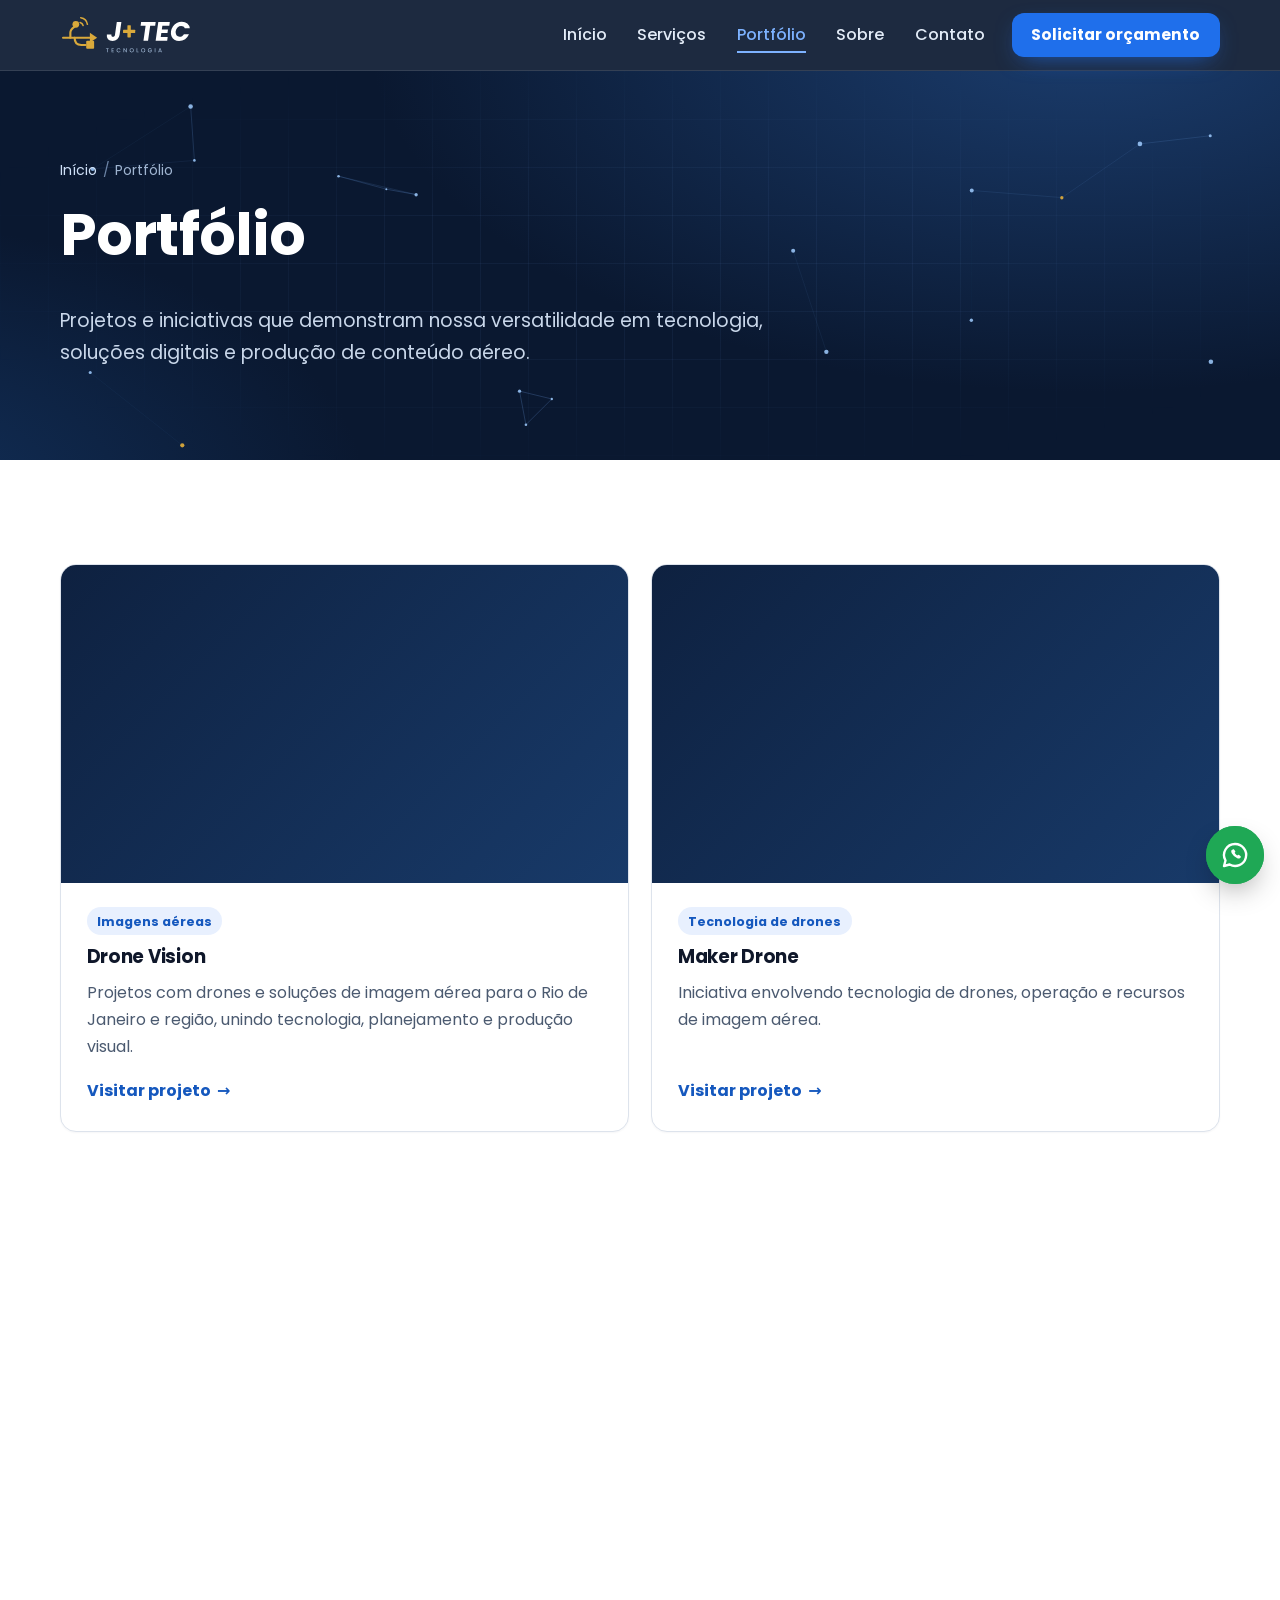
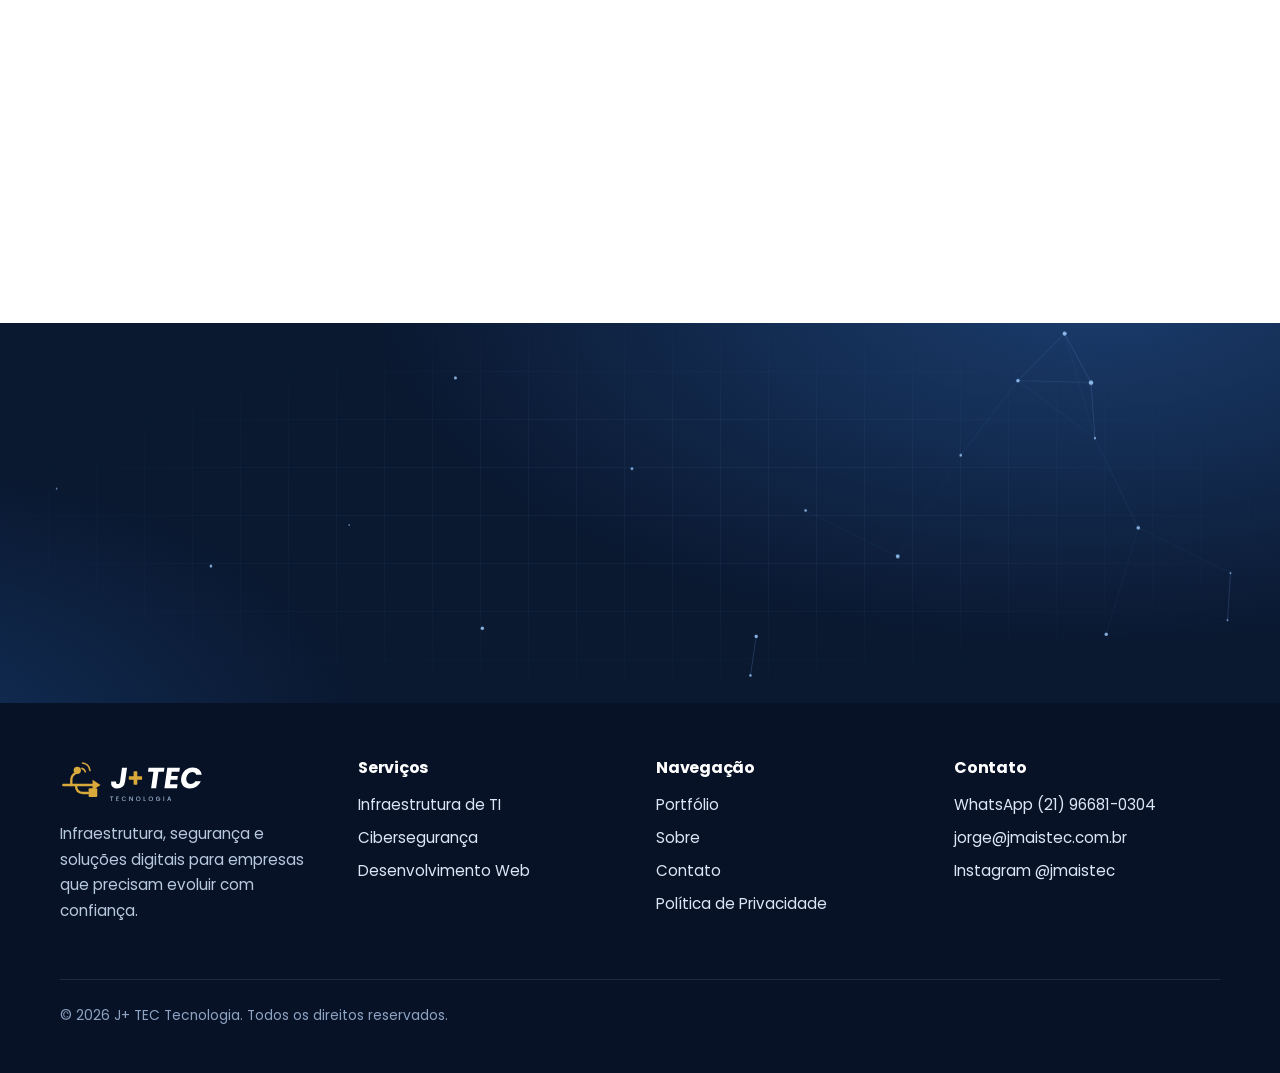
<file: portfolio/index.html>
<!DOCTYPE html>
<html lang="pt-BR">
<head>
  <meta charset="utf-8">
  <meta name="viewport" content="width=device-width, initial-scale=1">
  <meta http-equiv="Content-Security-Policy" content="default-src 'self'; img-src 'self' data:; font-src 'self'; style-src 'self'; script-src 'self'; connect-src 'self' https://api.web3forms.com https://formspree.io; base-uri 'self'; object-src 'none'; form-action 'self'">
  <meta name="referrer" content="strict-origin-when-cross-origin">
  <title>Portfólio | Projetos e iniciativas | J+ TEC Tecnologia</title>
  <meta name="description" content="Conheça projetos e iniciativas relacionados à experiência da J+ TEC Tecnologia: Drone Vision, Maker Drone, Drogaria Show Popular e Dani JM – Festas com Amor.">
  <meta name="robots" content="index, follow, max-image-preview:large">
  <meta name="theme-color" content="#0a1830">
  <link rel="canonical" href="https://jmaistec.com.br/portfolio/">
  <meta property="og:type" content="website">
  <meta property="og:locale" content="pt_BR">
  <meta property="og:site_name" content="J+ TEC Tecnologia">
  <meta property="og:title" content="Portfólio | Projetos e iniciativas | J+ TEC Tecnologia">
  <meta property="og:description" content="Conheça projetos e iniciativas relacionados à experiência da J+ TEC Tecnologia: Drone Vision, Maker Drone, Drogaria Show Popular e Dani JM – Festas com Amor.">
  <meta property="og:url" content="https://jmaistec.com.br/portfolio/">
  <meta property="og:image" content="https://jmaistec.com.br/assets/og-image.jpg">
  <meta property="og:image:width" content="1200">
  <meta property="og:image:height" content="630">
  <meta property="og:image:alt" content="Logo da J+ TEC Tecnologia">
  <meta name="twitter:card" content="summary_large_image">
  <link rel="icon" href="../favicon.ico" sizes="any">
  <link rel="icon" type="image/png" sizes="32x32" href="../assets/icons/favicon-32.png">
  <link rel="apple-touch-icon" href="../assets/icons/apple-touch-icon.png">
  <link rel="preload" href="../assets/fonts/poppins-700.woff" as="font" type="font/woff" crossorigin>
  <link rel="stylesheet" href="../css/style.css">
  <script src="../js/config.js" defer></script>
  <script src="../js/main.js" defer></script>
  <script type="application/ld+json">{"@context":"https://schema.org","@type":"Organization","@id":"https://jmaistec.com.br/#organizacao","name":"J+ TEC Tecnologia","alternateName":"J+ TEC","url":"https://jmaistec.com.br/","logo":"https://jmaistec.com.br/assets/logo-jmais.svg","image":"https://jmaistec.com.br/assets/og-image.jpg","email":"jorge@jmaistec.com.br","telephone":"+55-21-96681-0304","sameAs":["https://www.instagram.com/jmaistec/"],"contactPoint":[{"@type":"ContactPoint","telephone":"+55-21-96681-0304","contactType":"sales","availableLanguage":"Portuguese"}],"knowsAbout":["Infraestrutura de TI","Cibersegurança","Segurança da informação","Desenvolvimento web"]}</script>
  <script type="application/ld+json">{"@context":"https://schema.org","@type":"BreadcrumbList","itemListElement":[{"@type":"ListItem","position":1,"name":"Início","item":"https://jmaistec.com.br/"},{"@type":"ListItem","position":2,"name":"Portfólio","item":"https://jmaistec.com.br/portfolio/"}]}</script>
  <script type="application/ld+json">{"@context":"https://schema.org","@type":"ItemList","name":"Portfólio J+ TEC","itemListElement":[{"@type":"ListItem","position":1,"name":"Drone Vision","url":"https://dronevision.com.br/"},{"@type":"ListItem","position":2,"name":"Maker Drone","url":"https://makerdrone.com.br/"},{"@type":"ListItem","position":3,"name":"Droga Show","url":"https://drogariashowpopular.com.br/"},{"@type":"ListItem","position":4,"name":"Dani JM – Festas com Amor","url":"https://danifestascomamor.com.br/"}]}</script>
</head><body>
<svg class="sr-only" width="0" height="0" aria-hidden="true" focusable="false">
<symbol id="i-infra" viewBox="0 0 24 24"><g fill="none" stroke="currentColor" stroke-width="1.8" stroke-linecap="round" stroke-linejoin="round"><rect x="3" y="4" width="18" height="6" rx="1.5"/><rect x="3" y="14" width="18" height="6" rx="1.5"/><path d="M7 7h.01M7 17h.01M11 7h6M11 17h6"/></g></symbol>
<symbol id="i-shield" viewBox="0 0 24 24"><g fill="none" stroke="currentColor" stroke-width="1.8" stroke-linecap="round" stroke-linejoin="round"><path d="M12 3l8 3v6c0 4.5-3.2 7.7-8 9-4.8-1.3-8-4.5-8-9V6l8-3z"/><path d="M9 12l2.2 2.2L15.5 10"/></g></symbol>
<symbol id="i-code" viewBox="0 0 24 24"><g fill="none" stroke="currentColor" stroke-width="1.8" stroke-linecap="round" stroke-linejoin="round"><rect x="3" y="4" width="18" height="16" rx="2"/><path d="M9.5 10l-2.5 2 2.5 2M14.5 10l2.5 2-2.5 2"/></g></symbol>
<symbol id="i-wa" viewBox="0 0 24 24"><path fill="none" stroke="currentColor" stroke-width="1.9" stroke-linejoin="round" d="M12 3.2a8.8 8.8 0 0 0-7.6 13.2L3.2 20.8l4.5-1.2A8.8 8.8 0 1 0 12 3.2z"/><path fill="currentColor" d="M9.2 8.2c-.3.5-.3 1.3.2 2.3a9.8 9.8 0 0 0 4.1 3.9c1 .5 1.8.5 2.3.2l.7-.7c.3-.3.3-.7 0-1l-1.2-.9a.8.8 0 0 0-1 0l-.4.4c-.9-.4-1.8-1.3-2.2-2.2l.4-.4a.8.8 0 0 0 0-1l-.9-1.2c-.3-.3-.7-.3-1 0z"/></symbol>
<symbol id="i-check" viewBox="0 0 24 24"><g fill="none" stroke="currentColor" stroke-width="2" stroke-linecap="round" stroke-linejoin="round"><circle cx="12" cy="12" r="9"/><path d="M8 12.5l2.7 2.7L16 9.8"/></g></symbol>
<symbol id="i-mail" viewBox="0 0 24 24"><g fill="none" stroke="currentColor" stroke-width="1.8" stroke-linecap="round" stroke-linejoin="round"><rect x="3" y="5" width="18" height="14" rx="2"/><path d="M3.5 6.5l8.5 6.5 8.5-6.5"/></g></symbol>
<symbol id="i-phone" viewBox="0 0 24 24"><path fill="none" stroke="currentColor" stroke-width="1.8" stroke-linejoin="round" d="M6.6 3.5h2.6l1.4 4-2 1.3a11 11 0 0 0 6.6 6.6l1.3-2 4 1.4v2.6a2 2 0 0 1-2.2 2A16.5 16.5 0 0 1 4.6 5.7a2 2 0 0 1 2-2.2z"/></symbol>
<symbol id="i-insta" viewBox="0 0 24 24"><g fill="none" stroke="currentColor" stroke-width="1.8"><rect x="3.5" y="3.5" width="17" height="17" rx="5"/><circle cx="12" cy="12" r="4"/><circle cx="17.2" cy="6.8" r=".6" fill="currentColor"/></g></symbol>
<symbol id="i-layers" viewBox="0 0 24 24"><g fill="none" stroke="currentColor" stroke-width="1.8" stroke-linejoin="round"><path d="M12 3l9 5-9 5-9-5 9-5z"/><path d="M3 13l9 5 9-5"/></g></symbol>
<symbol id="i-user" viewBox="0 0 24 24"><g fill="none" stroke="currentColor" stroke-width="1.8" stroke-linecap="round"><circle cx="12" cy="8" r="4"/><path d="M4.5 20a7.5 7.5 0 0 1 15 0"/></g></symbol>
<symbol id="i-pulse" viewBox="0 0 24 24"><path fill="none" stroke="currentColor" stroke-width="1.8" stroke-linecap="round" stroke-linejoin="round" d="M3 12h4l2.5-6 5 12L17 12h4"/></symbol>
<symbol id="i-chat" viewBox="0 0 24 24"><path fill="none" stroke="currentColor" stroke-width="1.8" stroke-linejoin="round" d="M4 5h16v11H9l-5 4z"/></symbol>
</svg>
<a class="skip-link" href="#conteudo">Ir para o conteúdo</a>
<header class="site-header on-dark">
  <div class="wrap site-header__bar">
    <a class="brand" href="../index.html" aria-label="J+ TEC Tecnologia, página inicial"><img src="../assets/logo-jmais.svg" alt="J+ TEC Tecnologia" width="131" height="42"></a>
    <button class="menu-toggle" type="button" aria-expanded="false" aria-controls="menu"><span class="menu-toggle__bars" aria-hidden="true"></span>Menu</button>
    <nav class="nav" id="menu" aria-label="Principal">
      <ul>
        <li><a href="../index.html">Início</a></li>
        <li class="has-sub"><a href="../servicos/index.html">Serviços</a><ul class="sub"><li><a href="../servicos/infraestrutura-de-ti/index.html">Infraestrutura de TI</a></li><li><a href="../servicos/ciberseguranca/index.html">Cibersegurança</a></li><li><a href="../servicos/desenvolvimento-web/index.html">Desenvolvimento Web</a></li></ul></li>
        <li><a href="../portfolio/index.html" aria-current="page">Portfólio</a></li>
        <li><a href="../sobre/index.html">Sobre</a></li>
        <li><a href="../contato/index.html">Contato</a></li>
        <li><a class="btn btn--primary" href="../contato/index.html">Solicitar orçamento</a></li>
      </ul>
    </nav>
  </div>
</header>
<main id="conteudo">
<section class="band page-hero on-dark">
  <canvas class="net" data-density="low" aria-hidden="true"></canvas>
  <div class="wrap">
    <nav class="breadcrumb" aria-label="Você está em"><ol><li><a href="../index.html">Início</a></li><li aria-current="page">Portfólio</li></ol></nav>
    <div data-reveal><h1>Portfólio</h1><p class="lead">Projetos e iniciativas que demonstram nossa versatilidade em tecnologia, soluções digitais e produção de conteúdo aéreo.</p></div>
  </div>
</section>
<section class="section">
  <div class="wrap">
    <div class="grid grid--2"><article class="card project d1" data-reveal>
  <div class="project__media"><img src="../assets/projetos/drone-vision-logo.png" alt="Logo da Drone Vision" width="822" height="673" loading="lazy" decoding="async"></div>
  <div class="project__body">
    <span class="tag">Imagens aéreas</span>
    <h3>Drone Vision</h3>
    <p>Projetos com drones e soluções de imagem aérea para o Rio de Janeiro e região, unindo tecnologia, planejamento e produção visual.</p>
    <a class="more" href="https://dronevision.com.br/" target="_blank" rel="noopener noreferrer">Visitar projeto <span class="arrow" aria-hidden="true">→</span><span class="sr-only"> Drone Vision (abre em nova aba)</span></a>
  </div>
</article><article class="card project d2" data-reveal>
  <div class="project__media project__media--photo"><img src="../assets/projetos/maker-drone.jpg" alt="Imagem do projeto Maker Drone" width="1400" height="963" loading="lazy" decoding="async"></div>
  <div class="project__body">
    <span class="tag">Tecnologia de drones</span>
    <h3>Maker Drone</h3>
    <p>Iniciativa envolvendo tecnologia de drones, operação e recursos de imagem aérea.</p>
    <a class="more" href="https://makerdrone.com.br/" target="_blank" rel="noopener noreferrer">Visitar projeto <span class="arrow" aria-hidden="true">→</span><span class="sr-only"> Maker Drone (abre em nova aba)</span></a>
  </div>
</article><article class="card project d1" data-reveal>
  <div class="project__media project__media--light"><img src="../assets/projetos/droga-show-logo.png" alt="Logo da Droga Show" width="600" height="572" loading="lazy" decoding="async"></div>
  <div class="project__body">
    <span class="tag">Varejo farmacêutico</span>
    <h3>Droga Show</h3>
    <p>Presença online da Drogaria Show Popular, no Centro de Nova Iguaçu (RJ), com consulta de produtos e atendimento pelo WhatsApp.</p>
    <a class="more" href="https://drogariashowpopular.com.br/" target="_blank" rel="noopener noreferrer">Visitar projeto <span class="arrow" aria-hidden="true">→</span><span class="sr-only"> Droga Show (abre em nova aba)</span></a>
  </div>
</article><article class="card project d2" data-reveal>
  <div class="project__media project__media--light"><img src="../assets/projetos/dani-jm-logo.svg" alt="Logo da Dani JM – Festas com Amor" width="600" height="300" loading="lazy" decoding="async"></div>
  <div class="project__body">
    <span class="tag">Decoração de festas</span>
    <h3>Dani JM – Festas com Amor</h3>
    <p>Página de decoração de festas e locação de peças, com galeria de temas, escolha de cores e pedido de orçamento pelo WhatsApp.</p>
    <a class="more" href="https://danifestascomamor.com.br/" target="_blank" rel="noopener noreferrer">Visitar projeto <span class="arrow" aria-hidden="true">→</span><span class="sr-only"> Dani JM – Festas com Amor (abre em nova aba)</span></a>
  </div>
</article></div>
    <p class="note" data-reveal>São marcas e iniciativas distintas, relacionadas à experiência da J+ TEC. Os serviços centrais da empresa continuam sendo infraestrutura de TI, cibersegurança e desenvolvimento web.</p>
  </div>
</section>
<section class="band cta on-dark">
  <canvas class="net" data-density="low" aria-hidden="true"></canvas>
  <div class="wrap" data-reveal="zoom">
    <h2>Quer um projeto como esses?</h2>
    <p>Sites, páginas e soluções digitais com desempenho, segurança e boa experiência no celular.</p>
    <div class="btn-row">
      <a class="btn btn--primary" href="../contato/index.html?servico=Desenvolvimento Web">Solicitar orçamento <span class="arrow" aria-hidden="true">→</span></a>
      <a class="btn btn--ghost" href="https://wa.me/5521966810304" target="_blank" rel="noopener noreferrer"><svg class="ico" aria-hidden="true"><use href="#i-wa"/></svg>Conversar pelo WhatsApp<span class="sr-only"> (abre em nova aba)</span></a>
    </div>
  </div>
</section>
</main>
<footer class="site-footer on-dark">
  <div class="wrap">
    <div class="footer__grid">
      <div class="footer__brand">
        <img src="../assets/logo-jmais.svg" alt="J+ TEC Tecnologia" width="144" height="46" loading="lazy">
        <p>Infraestrutura, segurança e soluções digitais para empresas que precisam evoluir com confiança.</p>
      </div>
      <div><h2>Serviços</h2><ul><li><a href="../servicos/infraestrutura-de-ti/index.html">Infraestrutura de TI</a></li><li><a href="../servicos/ciberseguranca/index.html">Cibersegurança</a></li><li><a href="../servicos/desenvolvimento-web/index.html">Desenvolvimento Web</a></li></ul></div>
      <div><h2>Navegação</h2><ul><li><a href="../portfolio/index.html">Portfólio</a></li><li><a href="../sobre/index.html">Sobre</a></li><li><a href="../contato/index.html">Contato</a></li><li><a href="../privacidade/index.html">Política de Privacidade</a></li></ul></div>
      <div><h2>Contato</h2><ul>
        <li><a href="https://wa.me/5521966810304" target="_blank" rel="noopener noreferrer">WhatsApp (21) 96681-0304<span class="sr-only"> (abre em nova aba)</span></a></li>
        <li><a href="mailto:jorge@jmaistec.com.br">jorge@jmaistec.com.br</a></li>
        <li><a href="https://www.instagram.com/jmaistec/" target="_blank" rel="noopener noreferrer">Instagram @jmaistec<span class="sr-only"> (abre em nova aba)</span></a></li>
      </ul></div>
    </div>
    <p class="footer__bottom">© <span id="ano">2026</span> J+ TEC Tecnologia. Todos os direitos reservados.</p>
  </div>
</footer>
<a class="wa-float" href="https://wa.me/5521966810304" target="_blank" rel="noopener noreferrer" aria-label="Conversar pelo WhatsApp (abre em nova aba)"><svg class="" aria-hidden="true"><use href="#i-wa"/></svg></a>
</body>
</html>
</file>
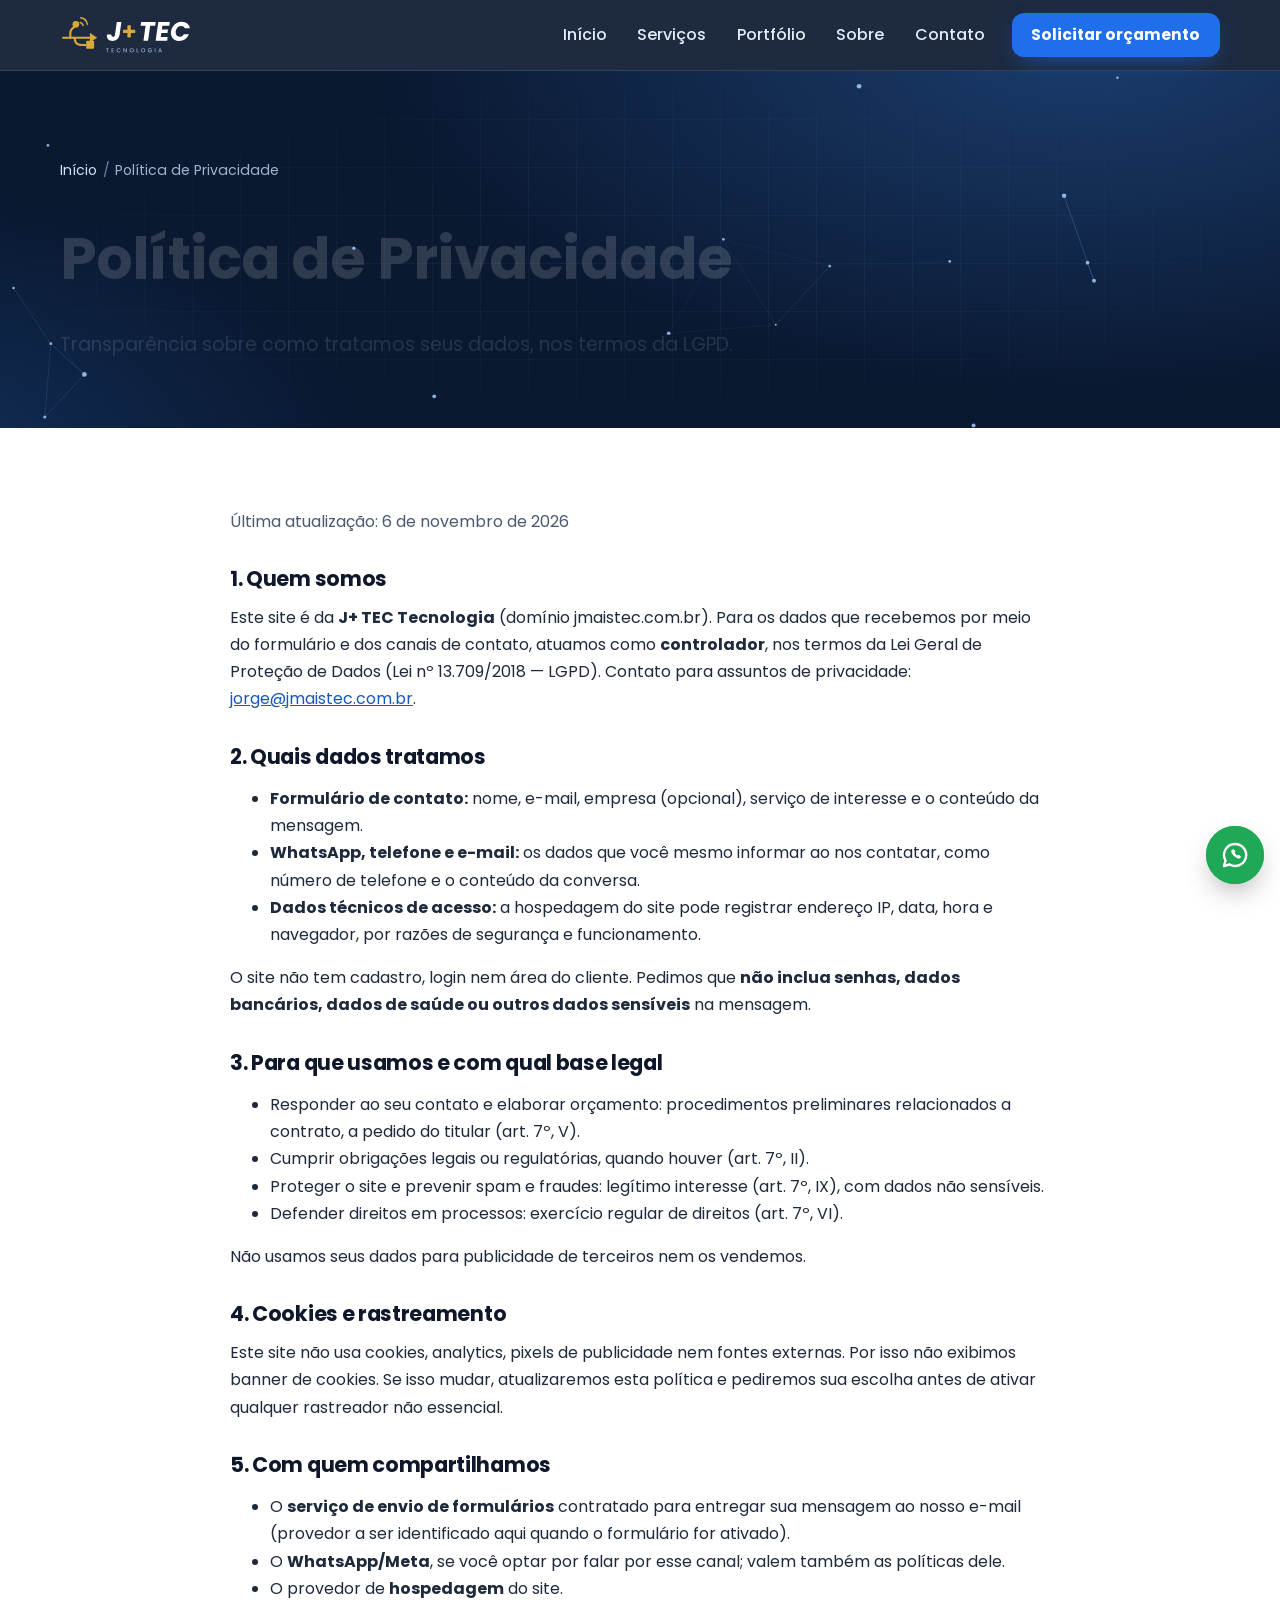
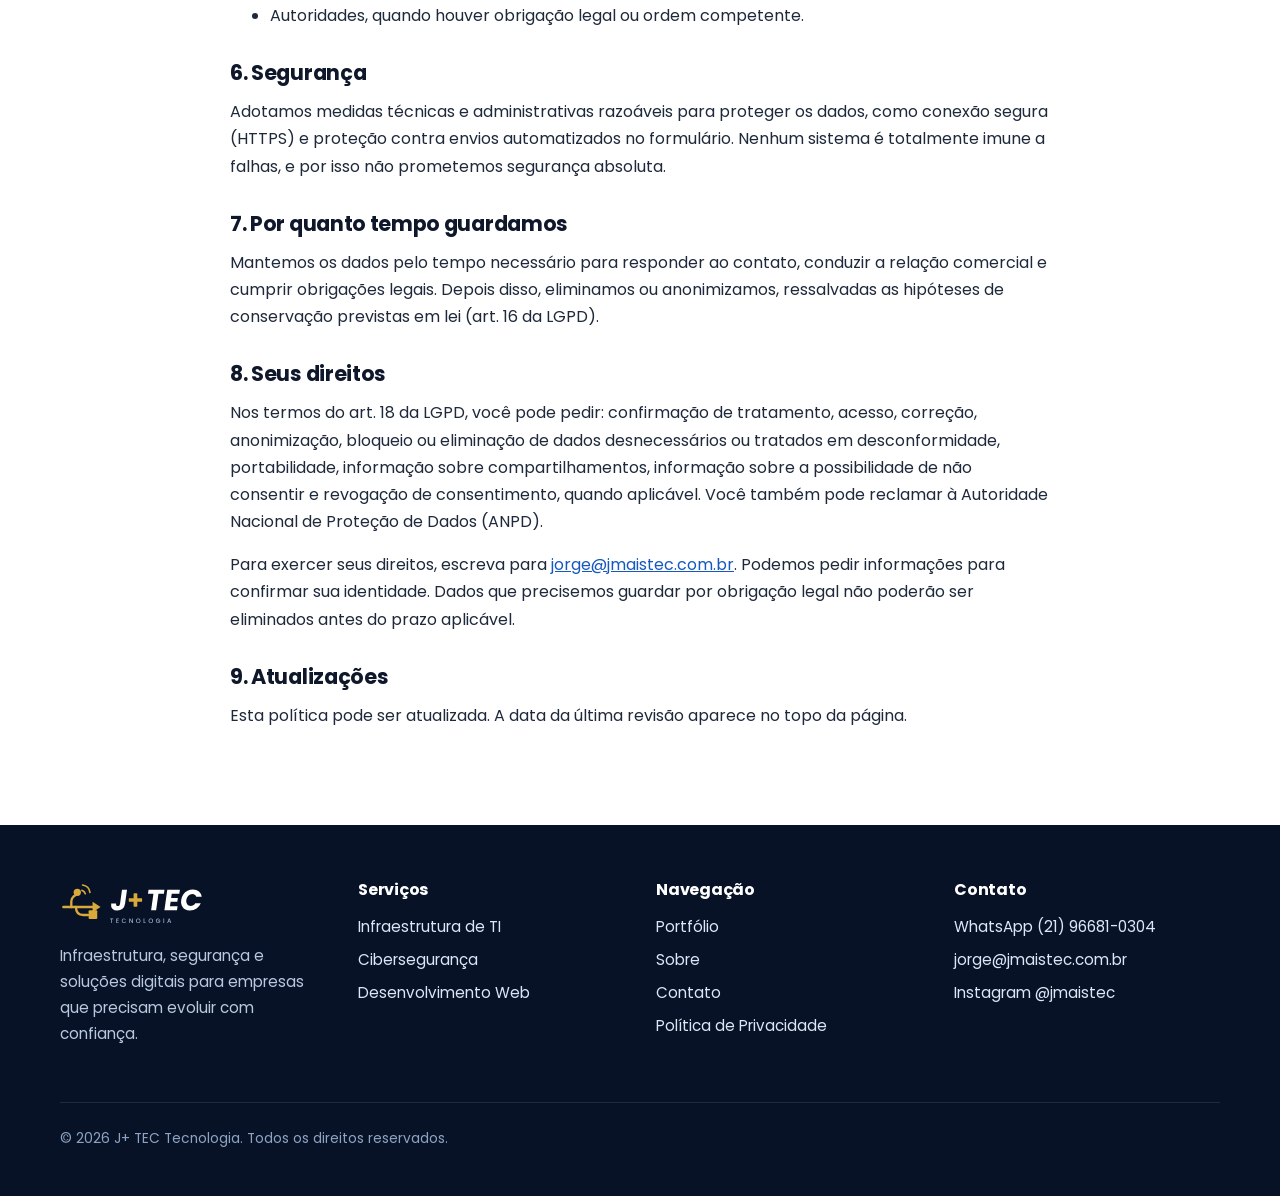
<file: privacidade/index.html>
<!DOCTYPE html>
<html lang="pt-BR">
<head>
  <meta charset="utf-8">
  <meta name="viewport" content="width=device-width, initial-scale=1">
  <meta http-equiv="Content-Security-Policy" content="default-src 'self'; img-src 'self' data:; font-src 'self'; style-src 'self'; script-src 'self'; connect-src 'self' https://api.web3forms.com https://formspree.io; base-uri 'self'; object-src 'none'; form-action 'self'">
  <meta name="referrer" content="strict-origin-when-cross-origin">
  <title>Política de Privacidade | J+ TEC Tecnologia</title>
  <meta name="description" content="Como a J+ TEC Tecnologia trata os dados pessoais recebidos pelo site e pelos canais de contato, nos termos da LGPD.">
  <meta name="robots" content="index, follow, max-image-preview:large">
  <meta name="theme-color" content="#0a1830">
  <link rel="canonical" href="https://jmaistec.com.br/privacidade/">
  <meta property="og:type" content="website">
  <meta property="og:locale" content="pt_BR">
  <meta property="og:site_name" content="J+ TEC Tecnologia">
  <meta property="og:title" content="Política de Privacidade | J+ TEC Tecnologia">
  <meta property="og:description" content="Como a J+ TEC Tecnologia trata os dados pessoais recebidos pelo site e pelos canais de contato, nos termos da LGPD.">
  <meta property="og:url" content="https://jmaistec.com.br/privacidade/">
  <meta property="og:image" content="https://jmaistec.com.br/assets/og-image.jpg">
  <meta property="og:image:width" content="1200">
  <meta property="og:image:height" content="630">
  <meta property="og:image:alt" content="Logo da J+ TEC Tecnologia">
  <meta name="twitter:card" content="summary_large_image">
  <link rel="icon" href="../favicon.ico" sizes="any">
  <link rel="icon" type="image/png" sizes="32x32" href="../assets/icons/favicon-32.png">
  <link rel="apple-touch-icon" href="../assets/icons/apple-touch-icon.png">
  <link rel="preload" href="../assets/fonts/poppins-700.woff" as="font" type="font/woff" crossorigin>
  <link rel="stylesheet" href="../css/style.css">
  <script src="../js/config.js" defer></script>
  <script src="../js/main.js" defer></script>
  <script type="application/ld+json">{"@context":"https://schema.org","@type":"BreadcrumbList","itemListElement":[{"@type":"ListItem","position":1,"name":"Início","item":"https://jmaistec.com.br/"},{"@type":"ListItem","position":2,"name":"Política de Privacidade","item":"https://jmaistec.com.br/privacidade/"}]}</script>
</head><body>
<svg class="sr-only" width="0" height="0" aria-hidden="true" focusable="false">
<symbol id="i-infra" viewBox="0 0 24 24"><g fill="none" stroke="currentColor" stroke-width="1.8" stroke-linecap="round" stroke-linejoin="round"><rect x="3" y="4" width="18" height="6" rx="1.5"/><rect x="3" y="14" width="18" height="6" rx="1.5"/><path d="M7 7h.01M7 17h.01M11 7h6M11 17h6"/></g></symbol>
<symbol id="i-shield" viewBox="0 0 24 24"><g fill="none" stroke="currentColor" stroke-width="1.8" stroke-linecap="round" stroke-linejoin="round"><path d="M12 3l8 3v6c0 4.5-3.2 7.7-8 9-4.8-1.3-8-4.5-8-9V6l8-3z"/><path d="M9 12l2.2 2.2L15.5 10"/></g></symbol>
<symbol id="i-code" viewBox="0 0 24 24"><g fill="none" stroke="currentColor" stroke-width="1.8" stroke-linecap="round" stroke-linejoin="round"><rect x="3" y="4" width="18" height="16" rx="2"/><path d="M9.5 10l-2.5 2 2.5 2M14.5 10l2.5 2-2.5 2"/></g></symbol>
<symbol id="i-wa" viewBox="0 0 24 24"><path fill="none" stroke="currentColor" stroke-width="1.9" stroke-linejoin="round" d="M12 3.2a8.8 8.8 0 0 0-7.6 13.2L3.2 20.8l4.5-1.2A8.8 8.8 0 1 0 12 3.2z"/><path fill="currentColor" d="M9.2 8.2c-.3.5-.3 1.3.2 2.3a9.8 9.8 0 0 0 4.1 3.9c1 .5 1.8.5 2.3.2l.7-.7c.3-.3.3-.7 0-1l-1.2-.9a.8.8 0 0 0-1 0l-.4.4c-.9-.4-1.8-1.3-2.2-2.2l.4-.4a.8.8 0 0 0 0-1l-.9-1.2c-.3-.3-.7-.3-1 0z"/></symbol>
<symbol id="i-check" viewBox="0 0 24 24"><g fill="none" stroke="currentColor" stroke-width="2" stroke-linecap="round" stroke-linejoin="round"><circle cx="12" cy="12" r="9"/><path d="M8 12.5l2.7 2.7L16 9.8"/></g></symbol>
<symbol id="i-mail" viewBox="0 0 24 24"><g fill="none" stroke="currentColor" stroke-width="1.8" stroke-linecap="round" stroke-linejoin="round"><rect x="3" y="5" width="18" height="14" rx="2"/><path d="M3.5 6.5l8.5 6.5 8.5-6.5"/></g></symbol>
<symbol id="i-phone" viewBox="0 0 24 24"><path fill="none" stroke="currentColor" stroke-width="1.8" stroke-linejoin="round" d="M6.6 3.5h2.6l1.4 4-2 1.3a11 11 0 0 0 6.6 6.6l1.3-2 4 1.4v2.6a2 2 0 0 1-2.2 2A16.5 16.5 0 0 1 4.6 5.7a2 2 0 0 1 2-2.2z"/></symbol>
<symbol id="i-insta" viewBox="0 0 24 24"><g fill="none" stroke="currentColor" stroke-width="1.8"><rect x="3.5" y="3.5" width="17" height="17" rx="5"/><circle cx="12" cy="12" r="4"/><circle cx="17.2" cy="6.8" r=".6" fill="currentColor"/></g></symbol>
<symbol id="i-layers" viewBox="0 0 24 24"><g fill="none" stroke="currentColor" stroke-width="1.8" stroke-linejoin="round"><path d="M12 3l9 5-9 5-9-5 9-5z"/><path d="M3 13l9 5 9-5"/></g></symbol>
<symbol id="i-user" viewBox="0 0 24 24"><g fill="none" stroke="currentColor" stroke-width="1.8" stroke-linecap="round"><circle cx="12" cy="8" r="4"/><path d="M4.5 20a7.5 7.5 0 0 1 15 0"/></g></symbol>
<symbol id="i-pulse" viewBox="0 0 24 24"><path fill="none" stroke="currentColor" stroke-width="1.8" stroke-linecap="round" stroke-linejoin="round" d="M3 12h4l2.5-6 5 12L17 12h4"/></symbol>
<symbol id="i-chat" viewBox="0 0 24 24"><path fill="none" stroke="currentColor" stroke-width="1.8" stroke-linejoin="round" d="M4 5h16v11H9l-5 4z"/></symbol>
</svg>
<a class="skip-link" href="#conteudo">Ir para o conteúdo</a>
<header class="site-header on-dark">
  <div class="wrap site-header__bar">
    <a class="brand" href="../index.html" aria-label="J+ TEC Tecnologia, página inicial"><img src="../assets/logo-jmais.svg" alt="J+ TEC Tecnologia" width="131" height="42"></a>
    <button class="menu-toggle" type="button" aria-expanded="false" aria-controls="menu"><span class="menu-toggle__bars" aria-hidden="true"></span>Menu</button>
    <nav class="nav" id="menu" aria-label="Principal">
      <ul>
        <li><a href="../index.html">Início</a></li>
        <li class="has-sub"><a href="../servicos/index.html">Serviços</a><ul class="sub"><li><a href="../servicos/infraestrutura-de-ti/index.html">Infraestrutura de TI</a></li><li><a href="../servicos/ciberseguranca/index.html">Cibersegurança</a></li><li><a href="../servicos/desenvolvimento-web/index.html">Desenvolvimento Web</a></li></ul></li>
        <li><a href="../portfolio/index.html">Portfólio</a></li>
        <li><a href="../sobre/index.html">Sobre</a></li>
        <li><a href="../contato/index.html">Contato</a></li>
        <li><a class="btn btn--primary" href="../contato/index.html">Solicitar orçamento</a></li>
      </ul>
    </nav>
  </div>
</header>
<main id="conteudo">
<section class="band page-hero on-dark">
  <canvas class="net" data-density="low" aria-hidden="true"></canvas>
  <div class="wrap">
    <nav class="breadcrumb" aria-label="Você está em"><ol><li><a href="../index.html">Início</a></li><li aria-current="page">Política de Privacidade</li></ol></nav>
    <div data-reveal><h1>Política de Privacidade</h1><p class="lead">Transparência sobre como tratamos seus dados, nos termos da LGPD.</p></div>
  </div>
</section>
<div class="doc"><div class="wrap doc__inner"><p class="meta">Última atualização: <time datetime="2026-11-06">6 de novembro de 2026</time></p>

      <h2>1. Quem somos</h2>
      <p>Este site é da <strong>J+ TEC Tecnologia</strong> (domínio jmaistec.com.br). Para os dados que recebemos por meio do formulário e dos canais de contato, atuamos como <strong>controlador</strong>, nos termos da Lei Geral de Proteção de Dados (Lei nº 13.709/2018 — LGPD). Contato para assuntos de privacidade: <a href="mailto:jorge@jmaistec.com.br">jorge@jmaistec.com.br</a>.</p>

      <h2>2. Quais dados tratamos</h2>
      <ul>
        <li><strong>Formulário de contato:</strong> nome, e-mail, empresa (opcional), serviço de interesse e o conteúdo da mensagem.</li>
        <li><strong>WhatsApp, telefone e e-mail:</strong> os dados que você mesmo informar ao nos contatar, como número de telefone e o conteúdo da conversa.</li>
        <li><strong>Dados técnicos de acesso:</strong> a hospedagem do site pode registrar endereço IP, data, hora e navegador, por razões de segurança e funcionamento.</li>
      </ul>
      <p>O site não tem cadastro, login nem área do cliente. Pedimos que <strong>não inclua senhas, dados bancários, dados de saúde ou outros dados sensíveis</strong> na mensagem.</p>

      <h2>3. Para que usamos e com qual base legal</h2>
      <ul>
        <li>Responder ao seu contato e elaborar orçamento: procedimentos preliminares relacionados a contrato, a pedido do titular (art. 7º, V).</li>
        <li>Cumprir obrigações legais ou regulatórias, quando houver (art. 7º, II).</li>
        <li>Proteger o site e prevenir spam e fraudes: legítimo interesse (art. 7º, IX), com dados não sensíveis.</li>
        <li>Defender direitos em processos: exercício regular de direitos (art. 7º, VI).</li>
      </ul>
      <p>Não usamos seus dados para publicidade de terceiros nem os vendemos.</p>

      <h2>4. Cookies e rastreamento</h2>
      <p>Este site não usa cookies, analytics, pixels de publicidade nem fontes externas. Por isso não exibimos banner de cookies. Se isso mudar, atualizaremos esta política e pediremos sua escolha antes de ativar qualquer rastreador não essencial.</p>

      <h2>5. Com quem compartilhamos</h2>
      <ul>
        <li>O <strong>serviço de envio de formulários</strong> contratado para entregar sua mensagem ao nosso e-mail (provedor a ser identificado aqui quando o formulário for ativado).</li>
        <li>O <strong>WhatsApp/Meta</strong>, se você optar por falar por esse canal; valem também as políticas dele.</li>
        <li>O provedor de <strong>hospedagem</strong> do site.</li>
        <li>Autoridades, quando houver obrigação legal ou ordem competente.</li>
      </ul>

      <h2>6. Segurança</h2>
      <p>Adotamos medidas técnicas e administrativas razoáveis para proteger os dados, como conexão segura (HTTPS) e proteção contra envios automatizados no formulário. Nenhum sistema é totalmente imune a falhas, e por isso não prometemos segurança absoluta.</p>

      <h2>7. Por quanto tempo guardamos</h2>
      <p>Mantemos os dados pelo tempo necessário para responder ao contato, conduzir a relação comercial e cumprir obrigações legais. Depois disso, eliminamos ou anonimizamos, ressalvadas as hipóteses de conservação previstas em lei (art. 16 da LGPD).</p>

      <h2>8. Seus direitos</h2>
      <p>Nos termos do art. 18 da LGPD, você pode pedir: confirmação de tratamento, acesso, correção, anonimização, bloqueio ou eliminação de dados desnecessários ou tratados em desconformidade, portabilidade, informação sobre compartilhamentos, informação sobre a possibilidade de não consentir e revogação de consentimento, quando aplicável. Você também pode reclamar à Autoridade Nacional de Proteção de Dados (ANPD).</p>
      <p>Para exercer seus direitos, escreva para <a href="mailto:jorge@jmaistec.com.br">jorge@jmaistec.com.br</a>. Podemos pedir informações para confirmar sua identidade. Dados que precisemos guardar por obrigação legal não poderão ser eliminados antes do prazo aplicável.</p>

      <h2>9. Atualizações</h2>
      <p>Esta política pode ser atualizada. A data da última revisão aparece no topo da página.</p>
</div></div>
</main>
<footer class="site-footer on-dark">
  <div class="wrap">
    <div class="footer__grid">
      <div class="footer__brand">
        <img src="../assets/logo-jmais.svg" alt="J+ TEC Tecnologia" width="144" height="46" loading="lazy">
        <p>Infraestrutura, segurança e soluções digitais para empresas que precisam evoluir com confiança.</p>
      </div>
      <div><h2>Serviços</h2><ul><li><a href="../servicos/infraestrutura-de-ti/index.html">Infraestrutura de TI</a></li><li><a href="../servicos/ciberseguranca/index.html">Cibersegurança</a></li><li><a href="../servicos/desenvolvimento-web/index.html">Desenvolvimento Web</a></li></ul></div>
      <div><h2>Navegação</h2><ul><li><a href="../portfolio/index.html">Portfólio</a></li><li><a href="../sobre/index.html">Sobre</a></li><li><a href="../contato/index.html">Contato</a></li><li><a href="../privacidade/index.html">Política de Privacidade</a></li></ul></div>
      <div><h2>Contato</h2><ul>
        <li><a href="https://wa.me/5521966810304" target="_blank" rel="noopener noreferrer">WhatsApp (21) 96681-0304<span class="sr-only"> (abre em nova aba)</span></a></li>
        <li><a href="mailto:jorge@jmaistec.com.br">jorge@jmaistec.com.br</a></li>
        <li><a href="https://www.instagram.com/jmaistec/" target="_blank" rel="noopener noreferrer">Instagram @jmaistec<span class="sr-only"> (abre em nova aba)</span></a></li>
      </ul></div>
    </div>
    <p class="footer__bottom">© <span id="ano">2026</span> J+ TEC Tecnologia. Todos os direitos reservados.</p>
  </div>
</footer>
<a class="wa-float" href="https://wa.me/5521966810304" target="_blank" rel="noopener noreferrer" aria-label="Conversar pelo WhatsApp (abre em nova aba)"><svg class="" aria-hidden="true"><use href="#i-wa"/></svg></a>
</body>
</html>
</file>
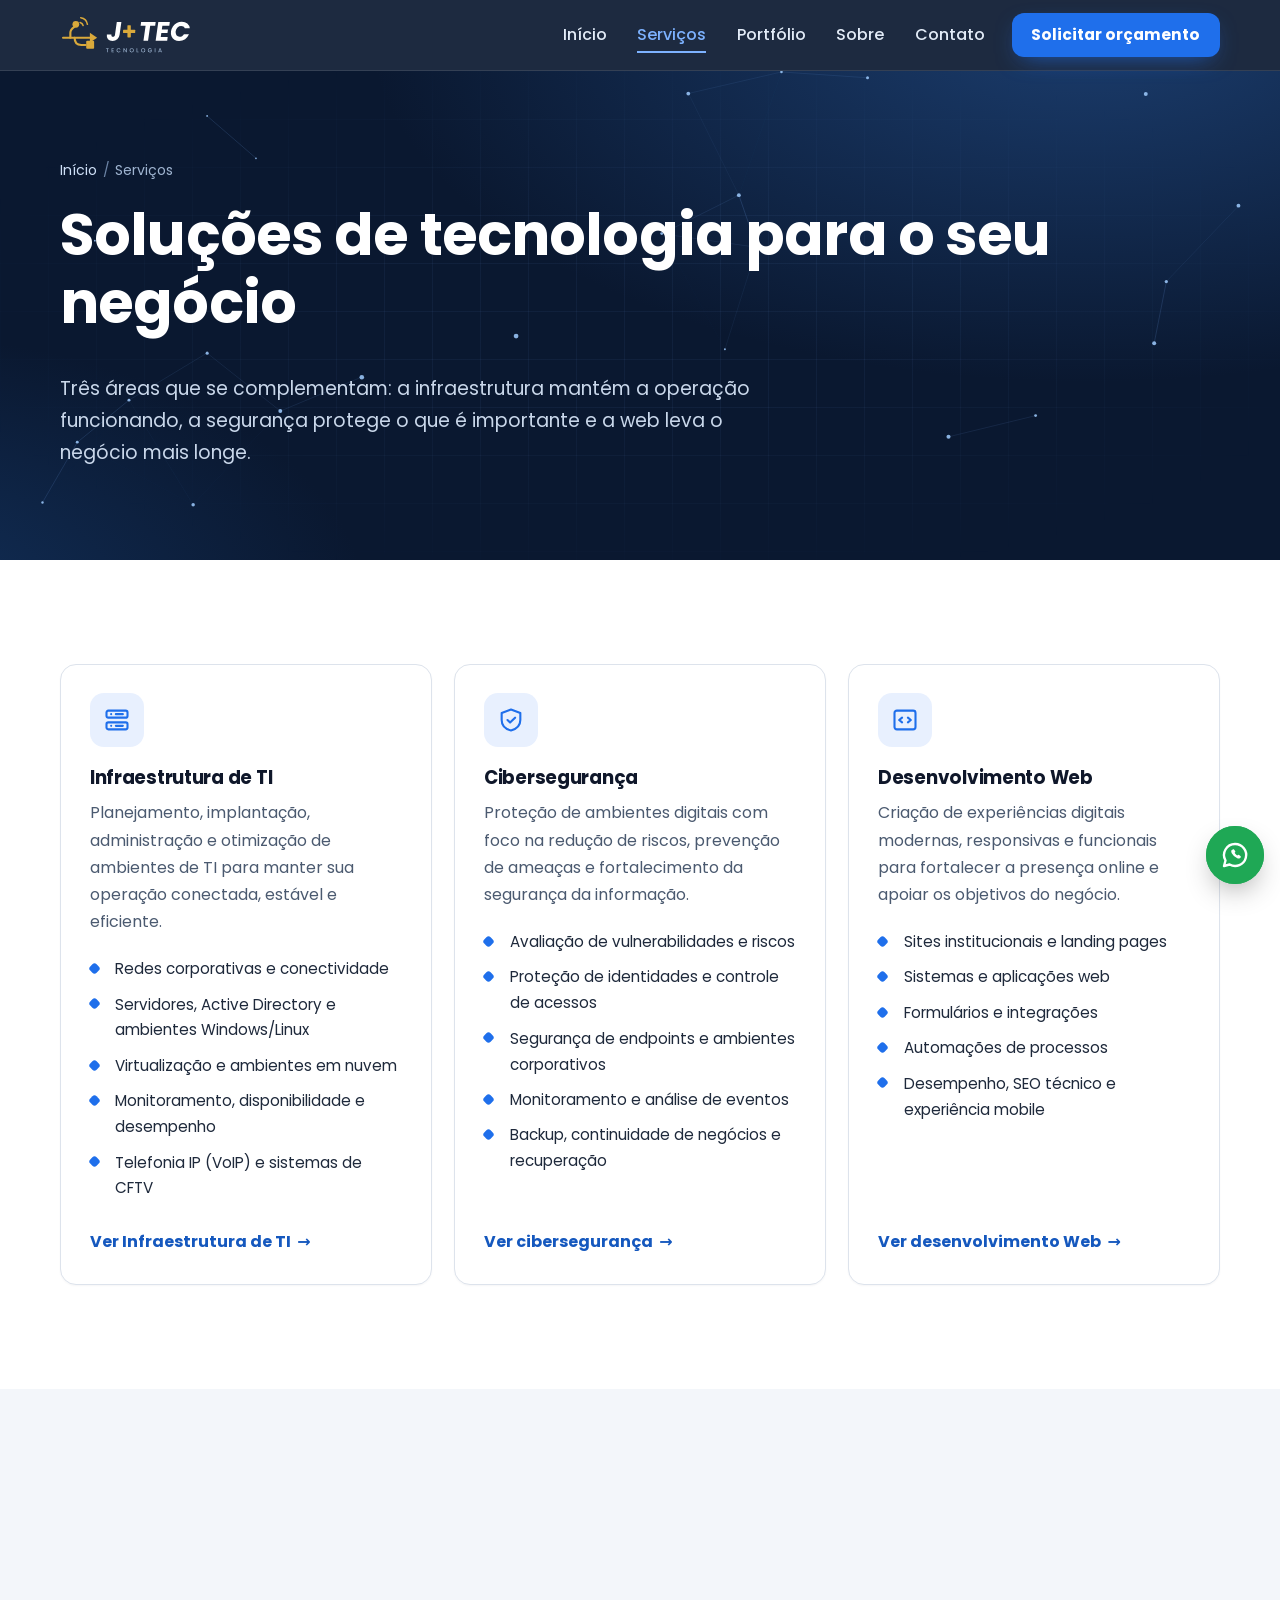
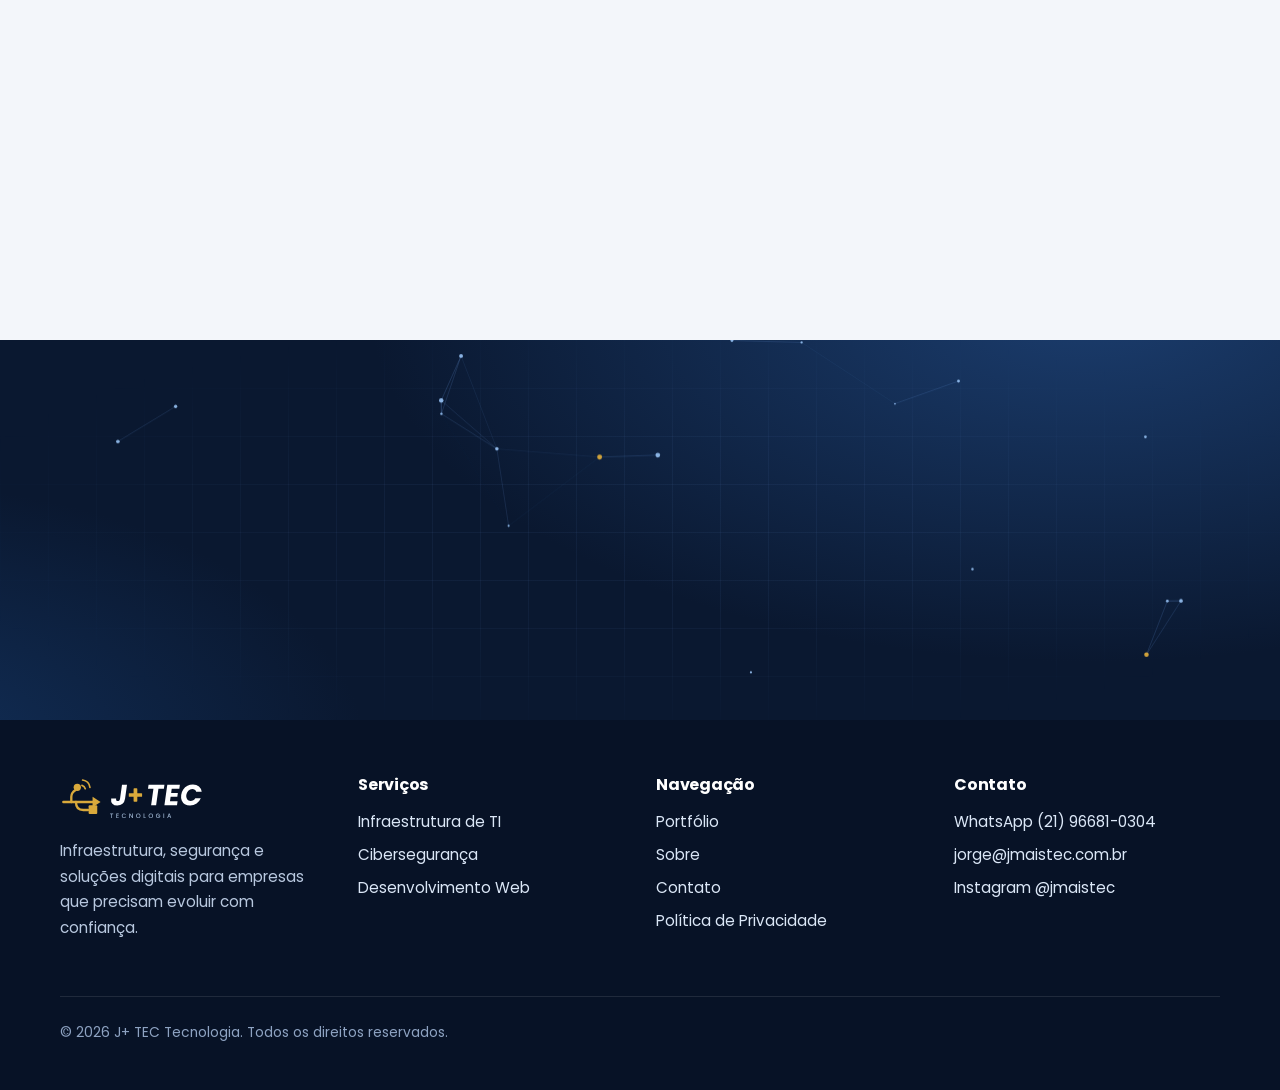
<file: servicos/index.html>
<!DOCTYPE html>
<html lang="pt-BR">
<head>
  <meta charset="utf-8">
  <meta name="viewport" content="width=device-width, initial-scale=1">
  <meta http-equiv="Content-Security-Policy" content="default-src 'self'; img-src 'self' data:; font-src 'self'; style-src 'self'; script-src 'self'; connect-src 'self' https://api.web3forms.com https://formspree.io; base-uri 'self'; object-src 'none'; form-action 'self'">
  <meta name="referrer" content="strict-origin-when-cross-origin">
  <title>Serviços de TI para empresas | Infraestrutura, Cibersegurança e Web | J+ TEC</title>
  <meta name="description" content="Conheça os serviços da J+ TEC Tecnologia: infraestrutura de TI, cibersegurança e desenvolvimento web, pensados de forma integrada para a realidade de cada empresa.">
  <meta name="robots" content="index, follow, max-image-preview:large">
  <meta name="theme-color" content="#0a1830">
  <link rel="canonical" href="https://jmaistec.com.br/servicos/">
  <meta property="og:type" content="website">
  <meta property="og:locale" content="pt_BR">
  <meta property="og:site_name" content="J+ TEC Tecnologia">
  <meta property="og:title" content="Serviços de TI para empresas | Infraestrutura, Cibersegurança e Web | J+ TEC">
  <meta property="og:description" content="Conheça os serviços da J+ TEC Tecnologia: infraestrutura de TI, cibersegurança e desenvolvimento web, pensados de forma integrada para a realidade de cada empresa.">
  <meta property="og:url" content="https://jmaistec.com.br/servicos/">
  <meta property="og:image" content="https://jmaistec.com.br/assets/og-image.jpg">
  <meta property="og:image:width" content="1200">
  <meta property="og:image:height" content="630">
  <meta property="og:image:alt" content="Logo da J+ TEC Tecnologia">
  <meta name="twitter:card" content="summary_large_image">
  <link rel="icon" href="../favicon.ico" sizes="any">
  <link rel="icon" type="image/png" sizes="32x32" href="../assets/icons/favicon-32.png">
  <link rel="apple-touch-icon" href="../assets/icons/apple-touch-icon.png">
  <link rel="preload" href="../assets/fonts/poppins-700.woff" as="font" type="font/woff" crossorigin>
  <link rel="stylesheet" href="../css/style.css">
  <script src="../js/config.js" defer></script>
  <script src="../js/main.js" defer></script>
  <script type="application/ld+json">{"@context":"https://schema.org","@type":"Organization","@id":"https://jmaistec.com.br/#organizacao","name":"J+ TEC Tecnologia","alternateName":"J+ TEC","url":"https://jmaistec.com.br/","logo":"https://jmaistec.com.br/assets/logo-jmais.svg","image":"https://jmaistec.com.br/assets/og-image.jpg","email":"jorge@jmaistec.com.br","telephone":"+55-21-96681-0304","sameAs":["https://www.instagram.com/jmaistec/"],"contactPoint":[{"@type":"ContactPoint","telephone":"+55-21-96681-0304","contactType":"sales","availableLanguage":"Portuguese"}],"knowsAbout":["Infraestrutura de TI","Cibersegurança","Segurança da informação","Desenvolvimento web"]}</script>
  <script type="application/ld+json">{"@context":"https://schema.org","@type":"BreadcrumbList","itemListElement":[{"@type":"ListItem","position":1,"name":"Início","item":"https://jmaistec.com.br/"},{"@type":"ListItem","position":2,"name":"Serviços","item":"https://jmaistec.com.br/servicos/"}]}</script>
</head><body>
<svg class="sr-only" width="0" height="0" aria-hidden="true" focusable="false">
<symbol id="i-infra" viewBox="0 0 24 24"><g fill="none" stroke="currentColor" stroke-width="1.8" stroke-linecap="round" stroke-linejoin="round"><rect x="3" y="4" width="18" height="6" rx="1.5"/><rect x="3" y="14" width="18" height="6" rx="1.5"/><path d="M7 7h.01M7 17h.01M11 7h6M11 17h6"/></g></symbol>
<symbol id="i-shield" viewBox="0 0 24 24"><g fill="none" stroke="currentColor" stroke-width="1.8" stroke-linecap="round" stroke-linejoin="round"><path d="M12 3l8 3v6c0 4.5-3.2 7.7-8 9-4.8-1.3-8-4.5-8-9V6l8-3z"/><path d="M9 12l2.2 2.2L15.5 10"/></g></symbol>
<symbol id="i-code" viewBox="0 0 24 24"><g fill="none" stroke="currentColor" stroke-width="1.8" stroke-linecap="round" stroke-linejoin="round"><rect x="3" y="4" width="18" height="16" rx="2"/><path d="M9.5 10l-2.5 2 2.5 2M14.5 10l2.5 2-2.5 2"/></g></symbol>
<symbol id="i-wa" viewBox="0 0 24 24"><path fill="none" stroke="currentColor" stroke-width="1.9" stroke-linejoin="round" d="M12 3.2a8.8 8.8 0 0 0-7.6 13.2L3.2 20.8l4.5-1.2A8.8 8.8 0 1 0 12 3.2z"/><path fill="currentColor" d="M9.2 8.2c-.3.5-.3 1.3.2 2.3a9.8 9.8 0 0 0 4.1 3.9c1 .5 1.8.5 2.3.2l.7-.7c.3-.3.3-.7 0-1l-1.2-.9a.8.8 0 0 0-1 0l-.4.4c-.9-.4-1.8-1.3-2.2-2.2l.4-.4a.8.8 0 0 0 0-1l-.9-1.2c-.3-.3-.7-.3-1 0z"/></symbol>
<symbol id="i-check" viewBox="0 0 24 24"><g fill="none" stroke="currentColor" stroke-width="2" stroke-linecap="round" stroke-linejoin="round"><circle cx="12" cy="12" r="9"/><path d="M8 12.5l2.7 2.7L16 9.8"/></g></symbol>
<symbol id="i-mail" viewBox="0 0 24 24"><g fill="none" stroke="currentColor" stroke-width="1.8" stroke-linecap="round" stroke-linejoin="round"><rect x="3" y="5" width="18" height="14" rx="2"/><path d="M3.5 6.5l8.5 6.5 8.5-6.5"/></g></symbol>
<symbol id="i-phone" viewBox="0 0 24 24"><path fill="none" stroke="currentColor" stroke-width="1.8" stroke-linejoin="round" d="M6.6 3.5h2.6l1.4 4-2 1.3a11 11 0 0 0 6.6 6.6l1.3-2 4 1.4v2.6a2 2 0 0 1-2.2 2A16.5 16.5 0 0 1 4.6 5.7a2 2 0 0 1 2-2.2z"/></symbol>
<symbol id="i-insta" viewBox="0 0 24 24"><g fill="none" stroke="currentColor" stroke-width="1.8"><rect x="3.5" y="3.5" width="17" height="17" rx="5"/><circle cx="12" cy="12" r="4"/><circle cx="17.2" cy="6.8" r=".6" fill="currentColor"/></g></symbol>
<symbol id="i-layers" viewBox="0 0 24 24"><g fill="none" stroke="currentColor" stroke-width="1.8" stroke-linejoin="round"><path d="M12 3l9 5-9 5-9-5 9-5z"/><path d="M3 13l9 5 9-5"/></g></symbol>
<symbol id="i-user" viewBox="0 0 24 24"><g fill="none" stroke="currentColor" stroke-width="1.8" stroke-linecap="round"><circle cx="12" cy="8" r="4"/><path d="M4.5 20a7.5 7.5 0 0 1 15 0"/></g></symbol>
<symbol id="i-pulse" viewBox="0 0 24 24"><path fill="none" stroke="currentColor" stroke-width="1.8" stroke-linecap="round" stroke-linejoin="round" d="M3 12h4l2.5-6 5 12L17 12h4"/></symbol>
<symbol id="i-chat" viewBox="0 0 24 24"><path fill="none" stroke="currentColor" stroke-width="1.8" stroke-linejoin="round" d="M4 5h16v11H9l-5 4z"/></symbol>
</svg>
<a class="skip-link" href="#conteudo">Ir para o conteúdo</a>
<header class="site-header on-dark">
  <div class="wrap site-header__bar">
    <a class="brand" href="../index.html" aria-label="J+ TEC Tecnologia, página inicial"><img src="../assets/logo-jmais.svg" alt="J+ TEC Tecnologia" width="131" height="42"></a>
    <button class="menu-toggle" type="button" aria-expanded="false" aria-controls="menu"><span class="menu-toggle__bars" aria-hidden="true"></span>Menu</button>
    <nav class="nav" id="menu" aria-label="Principal">
      <ul>
        <li><a href="../index.html">Início</a></li>
        <li class="has-sub"><a href="../servicos/index.html" aria-current="page">Serviços</a><ul class="sub"><li><a href="../servicos/infraestrutura-de-ti/index.html">Infraestrutura de TI</a></li><li><a href="../servicos/ciberseguranca/index.html">Cibersegurança</a></li><li><a href="../servicos/desenvolvimento-web/index.html">Desenvolvimento Web</a></li></ul></li>
        <li><a href="../portfolio/index.html">Portfólio</a></li>
        <li><a href="../sobre/index.html">Sobre</a></li>
        <li><a href="../contato/index.html">Contato</a></li>
        <li><a class="btn btn--primary" href="../contato/index.html">Solicitar orçamento</a></li>
      </ul>
    </nav>
  </div>
</header>
<main id="conteudo">
<section class="band page-hero on-dark">
  <canvas class="net" data-density="low" aria-hidden="true"></canvas>
  <div class="wrap">
    <nav class="breadcrumb" aria-label="Você está em"><ol><li><a href="../index.html">Início</a></li><li aria-current="page">Serviços</li></ol></nav>
    <div data-reveal><h1>Soluções de tecnologia para o seu negócio</h1><p class="lead">Três áreas que se complementam: a infraestrutura mantém a operação funcionando, a segurança protege o que é importante e a web leva o negócio mais longe.</p></div>
  </div>
</section>
<section class="section">
  <div class="wrap"><div class="grid grid--3"><article class="card d1" data-reveal>
  <svg class="card__icon" aria-hidden="true"><use href="#i-infra"/></svg>
  <h3>Infraestrutura de TI</h3>
  <p>Planejamento, implantação, administração e otimização de ambientes de TI para manter sua operação conectada, estável e eficiente.</p>
  <ul><li>Redes corporativas e conectividade</li><li>Servidores, Active Directory e ambientes Windows/Linux</li><li>Virtualização e ambientes em nuvem</li><li>Monitoramento, disponibilidade e desempenho</li><li>Telefonia IP (VoIP) e sistemas de CFTV</li></ul>
  <a class="more" href="../servicos/infraestrutura-de-ti/index.html">Ver Infraestrutura de TI <span class="arrow" aria-hidden="true">→</span><span class="sr-only"> em detalhes</span></a>
</article><article class="card d2" data-reveal>
  <svg class="card__icon" aria-hidden="true"><use href="#i-shield"/></svg>
  <h3>Cibersegurança</h3>
  <p>Proteção de ambientes digitais com foco na redução de riscos, prevenção de ameaças e fortalecimento da segurança da informação.</p>
  <ul><li>Avaliação de vulnerabilidades e riscos</li><li>Proteção de identidades e controle de acessos</li><li>Segurança de endpoints e ambientes corporativos</li><li>Monitoramento e análise de eventos</li><li>Backup, continuidade de negócios e recuperação</li></ul>
  <a class="more" href="../servicos/ciberseguranca/index.html">Ver cibersegurança <span class="arrow" aria-hidden="true">→</span><span class="sr-only"> em detalhes</span></a>
</article><article class="card d3" data-reveal>
  <svg class="card__icon" aria-hidden="true"><use href="#i-code"/></svg>
  <h3>Desenvolvimento Web</h3>
  <p>Criação de experiências digitais modernas, responsivas e funcionais para fortalecer a presença online e apoiar os objetivos do negócio.</p>
  <ul><li>Sites institucionais e landing pages</li><li>Sistemas e aplicações web</li><li>Formulários e integrações</li><li>Automações de processos</li><li>Desempenho, SEO técnico e experiência mobile</li></ul>
  <a class="more" href="../servicos/desenvolvimento-web/index.html">Ver desenvolvimento Web <span class="arrow" aria-hidden="true">→</span><span class="sr-only"> em detalhes</span></a>
</article></div></div>
</section>
<section class="section section--gray">
  <div class="wrap">
    <div class="section__head" data-reveal><span class="kicker">Como trabalhamos</span><h2>Um processo claro do início ao fim.</h2></div>
    <ol class="steps"><li class="d1" data-reveal><h3>Entendimento</h3><p>Conversamos sobre o desafio, o ambiente atual e os objetivos do negócio.</p></li><li class="d2" data-reveal><h3>Proposta clara</h3><p>Escopo definido, explicações sem jargão e alinhamento de expectativas.</p></li><li class="d3" data-reveal><h3>Implantação</h3><p>Execução organizada, com atenção à estabilidade e à segurança.</p></li><li class="d4" data-reveal><h3>Acompanhamento</h3><p>Ajustes, orientação e evolução contínua depois da entrega.</p></li></ol>
  </div>
</section>
<section class="band cta on-dark">
  <canvas class="net" data-density="low" aria-hidden="true"></canvas>
  <div class="wrap" data-reveal="zoom">
    <h2>Vamos encontrar a solução certa para sua empresa?</h2>
    <p>Conte seu desafio. Vamos entender sua necessidade e identificar como a tecnologia pode ajudar seu negócio a avançar.</p>
    <div class="btn-row">
      <a class="btn btn--primary" href="../contato/index.html">Solicitar orçamento <span class="arrow" aria-hidden="true">→</span></a>
      <a class="btn btn--ghost" href="https://wa.me/5521966810304" target="_blank" rel="noopener noreferrer"><svg class="ico" aria-hidden="true"><use href="#i-wa"/></svg>Conversar pelo WhatsApp<span class="sr-only"> (abre em nova aba)</span></a>
    </div>
  </div>
</section>
</main>
<footer class="site-footer on-dark">
  <div class="wrap">
    <div class="footer__grid">
      <div class="footer__brand">
        <img src="../assets/logo-jmais.svg" alt="J+ TEC Tecnologia" width="144" height="46" loading="lazy">
        <p>Infraestrutura, segurança e soluções digitais para empresas que precisam evoluir com confiança.</p>
      </div>
      <div><h2>Serviços</h2><ul><li><a href="../servicos/infraestrutura-de-ti/index.html">Infraestrutura de TI</a></li><li><a href="../servicos/ciberseguranca/index.html">Cibersegurança</a></li><li><a href="../servicos/desenvolvimento-web/index.html">Desenvolvimento Web</a></li></ul></div>
      <div><h2>Navegação</h2><ul><li><a href="../portfolio/index.html">Portfólio</a></li><li><a href="../sobre/index.html">Sobre</a></li><li><a href="../contato/index.html">Contato</a></li><li><a href="../privacidade/index.html">Política de Privacidade</a></li></ul></div>
      <div><h2>Contato</h2><ul>
        <li><a href="https://wa.me/5521966810304" target="_blank" rel="noopener noreferrer">WhatsApp (21) 96681-0304<span class="sr-only"> (abre em nova aba)</span></a></li>
        <li><a href="mailto:jorge@jmaistec.com.br">jorge@jmaistec.com.br</a></li>
        <li><a href="https://www.instagram.com/jmaistec/" target="_blank" rel="noopener noreferrer">Instagram @jmaistec<span class="sr-only"> (abre em nova aba)</span></a></li>
      </ul></div>
    </div>
    <p class="footer__bottom">© <span id="ano">2026</span> J+ TEC Tecnologia. Todos os direitos reservados.</p>
  </div>
</footer>
<a class="wa-float" href="https://wa.me/5521966810304" target="_blank" rel="noopener noreferrer" aria-label="Conversar pelo WhatsApp (abre em nova aba)"><svg class="" aria-hidden="true"><use href="#i-wa"/></svg></a>
</body>
</html>
</file>
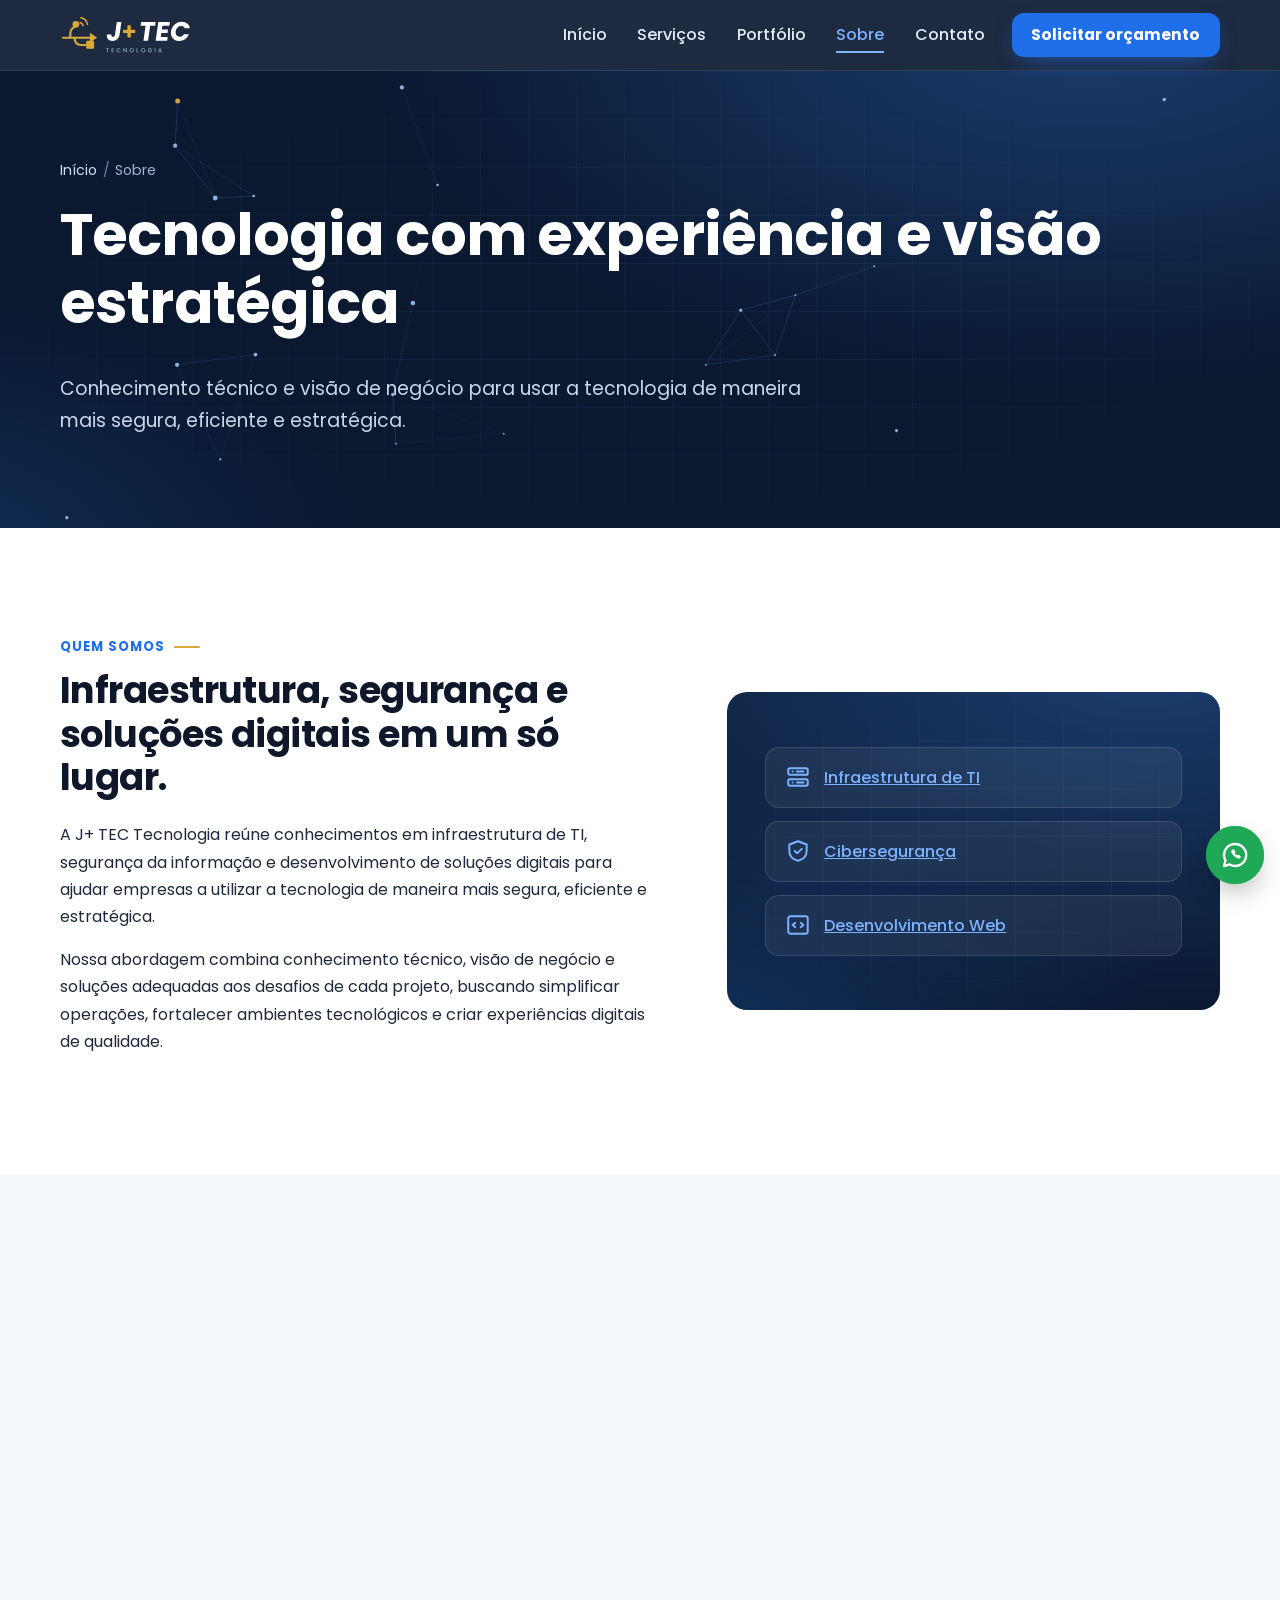
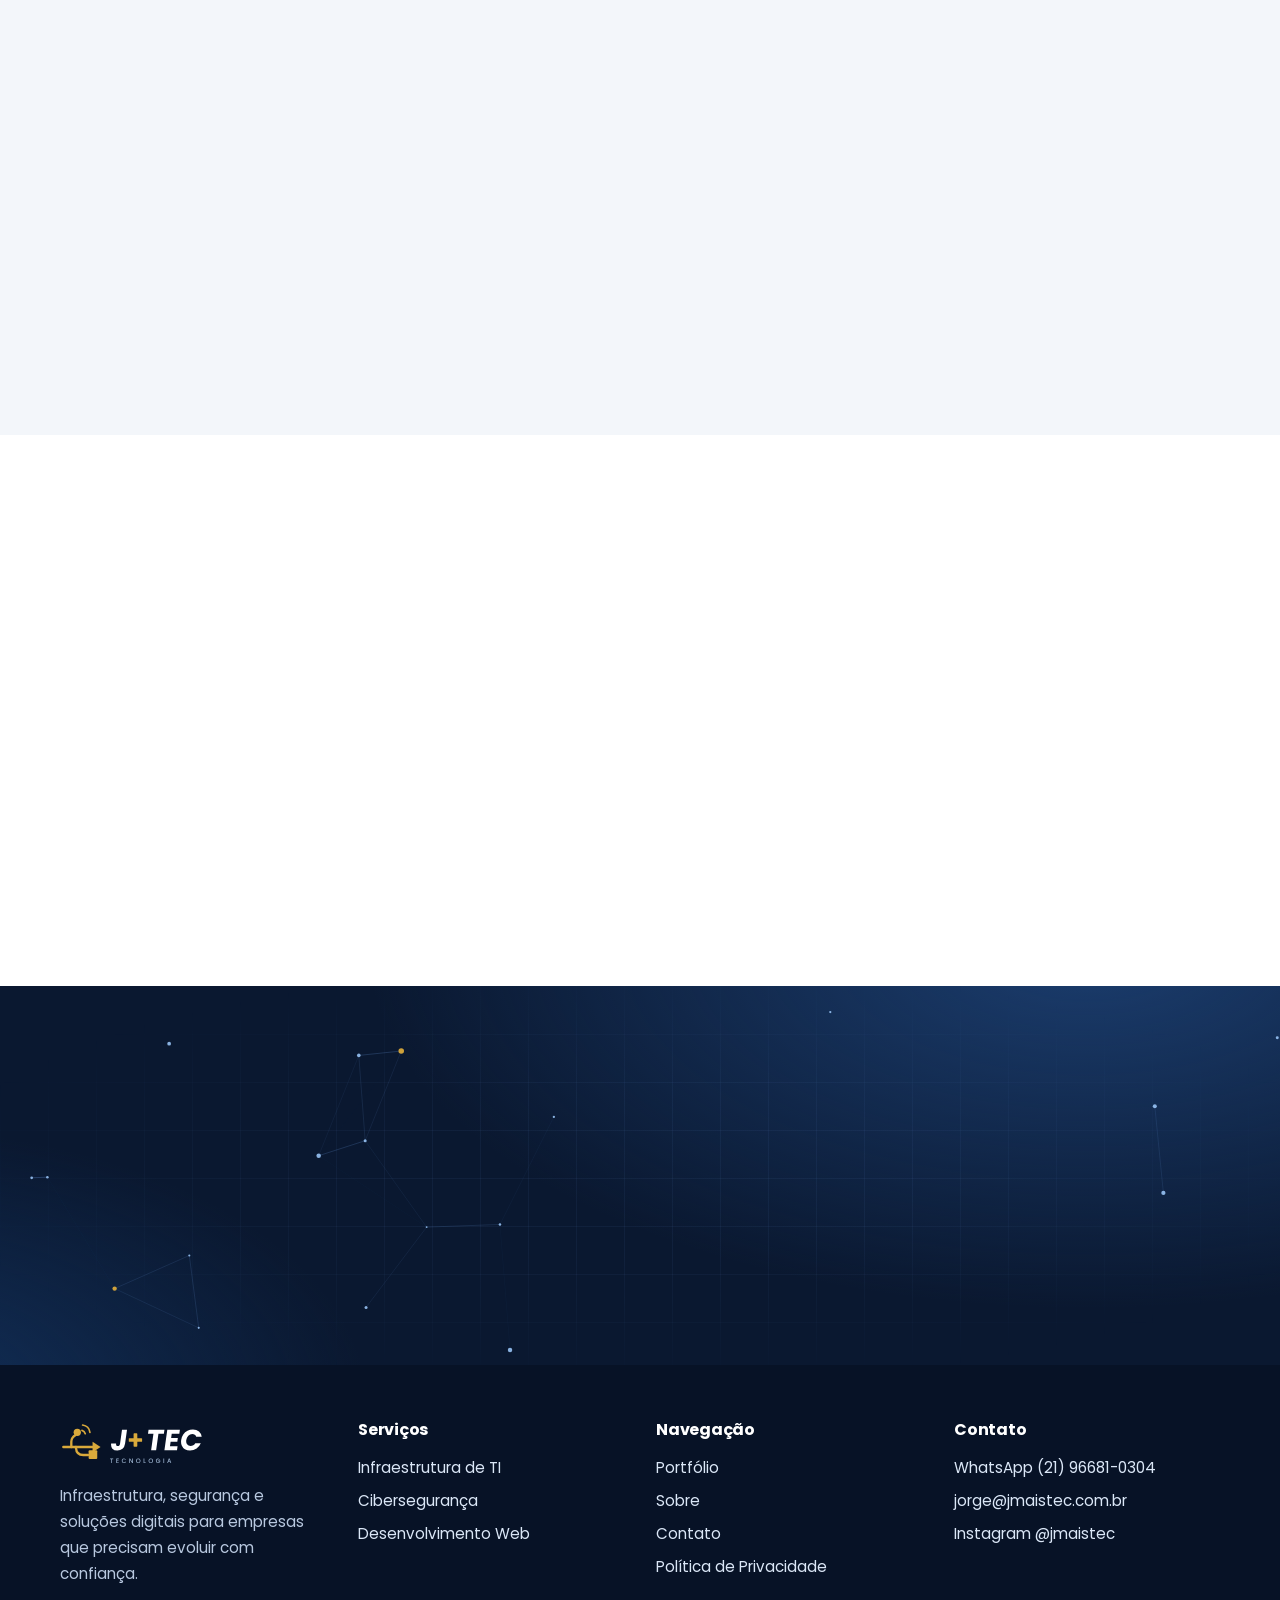
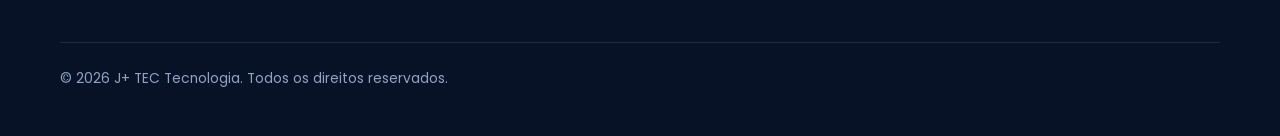
<file: sobre/index.html>
<!DOCTYPE html>
<html lang="pt-BR">
<head>
  <meta charset="utf-8">
  <meta name="viewport" content="width=device-width, initial-scale=1">
  <meta http-equiv="Content-Security-Policy" content="default-src 'self'; img-src 'self' data:; font-src 'self'; style-src 'self'; script-src 'self'; connect-src 'self' https://api.web3forms.com https://formspree.io; base-uri 'self'; object-src 'none'; form-action 'self'">
  <meta name="referrer" content="strict-origin-when-cross-origin">
  <title>Sobre a J+ TEC Tecnologia | Tecnologia com visão estratégica</title>
  <meta name="description" content="A J+ TEC Tecnologia reúne conhecimentos em infraestrutura de TI, segurança da informação e desenvolvimento de soluções digitais para empresas.">
  <meta name="robots" content="index, follow, max-image-preview:large">
  <meta name="theme-color" content="#0a1830">
  <link rel="canonical" href="https://jmaistec.com.br/sobre/">
  <meta property="og:type" content="website">
  <meta property="og:locale" content="pt_BR">
  <meta property="og:site_name" content="J+ TEC Tecnologia">
  <meta property="og:title" content="Sobre a J+ TEC Tecnologia | Tecnologia com visão estratégica">
  <meta property="og:description" content="A J+ TEC Tecnologia reúne conhecimentos em infraestrutura de TI, segurança da informação e desenvolvimento de soluções digitais para empresas.">
  <meta property="og:url" content="https://jmaistec.com.br/sobre/">
  <meta property="og:image" content="https://jmaistec.com.br/assets/og-image.jpg">
  <meta property="og:image:width" content="1200">
  <meta property="og:image:height" content="630">
  <meta property="og:image:alt" content="Logo da J+ TEC Tecnologia">
  <meta name="twitter:card" content="summary_large_image">
  <link rel="icon" href="../favicon.ico" sizes="any">
  <link rel="icon" type="image/png" sizes="32x32" href="../assets/icons/favicon-32.png">
  <link rel="apple-touch-icon" href="../assets/icons/apple-touch-icon.png">
  <link rel="preload" href="../assets/fonts/poppins-700.woff" as="font" type="font/woff" crossorigin>
  <link rel="stylesheet" href="../css/style.css">
  <script src="../js/config.js" defer></script>
  <script src="../js/main.js" defer></script>
  <script type="application/ld+json">{"@context":"https://schema.org","@type":"Organization","@id":"https://jmaistec.com.br/#organizacao","name":"J+ TEC Tecnologia","alternateName":"J+ TEC","url":"https://jmaistec.com.br/","logo":"https://jmaistec.com.br/assets/logo-jmais.svg","image":"https://jmaistec.com.br/assets/og-image.jpg","email":"jorge@jmaistec.com.br","telephone":"+55-21-96681-0304","sameAs":["https://www.instagram.com/jmaistec/"],"contactPoint":[{"@type":"ContactPoint","telephone":"+55-21-96681-0304","contactType":"sales","availableLanguage":"Portuguese"}],"knowsAbout":["Infraestrutura de TI","Cibersegurança","Segurança da informação","Desenvolvimento web"]}</script>
  <script type="application/ld+json">{"@context":"https://schema.org","@type":"BreadcrumbList","itemListElement":[{"@type":"ListItem","position":1,"name":"Início","item":"https://jmaistec.com.br/"},{"@type":"ListItem","position":2,"name":"Sobre","item":"https://jmaistec.com.br/sobre/"}]}</script>
  <script type="application/ld+json">{"@context":"https://schema.org","@type":"AboutPage","name":"Sobre a J+ TEC Tecnologia","url":"https://jmaistec.com.br/sobre/","about":{"@id":"https://jmaistec.com.br/#organizacao"}}</script>
</head><body>
<svg class="sr-only" width="0" height="0" aria-hidden="true" focusable="false">
<symbol id="i-infra" viewBox="0 0 24 24"><g fill="none" stroke="currentColor" stroke-width="1.8" stroke-linecap="round" stroke-linejoin="round"><rect x="3" y="4" width="18" height="6" rx="1.5"/><rect x="3" y="14" width="18" height="6" rx="1.5"/><path d="M7 7h.01M7 17h.01M11 7h6M11 17h6"/></g></symbol>
<symbol id="i-shield" viewBox="0 0 24 24"><g fill="none" stroke="currentColor" stroke-width="1.8" stroke-linecap="round" stroke-linejoin="round"><path d="M12 3l8 3v6c0 4.5-3.2 7.7-8 9-4.8-1.3-8-4.5-8-9V6l8-3z"/><path d="M9 12l2.2 2.2L15.5 10"/></g></symbol>
<symbol id="i-code" viewBox="0 0 24 24"><g fill="none" stroke="currentColor" stroke-width="1.8" stroke-linecap="round" stroke-linejoin="round"><rect x="3" y="4" width="18" height="16" rx="2"/><path d="M9.5 10l-2.5 2 2.5 2M14.5 10l2.5 2-2.5 2"/></g></symbol>
<symbol id="i-wa" viewBox="0 0 24 24"><path fill="none" stroke="currentColor" stroke-width="1.9" stroke-linejoin="round" d="M12 3.2a8.8 8.8 0 0 0-7.6 13.2L3.2 20.8l4.5-1.2A8.8 8.8 0 1 0 12 3.2z"/><path fill="currentColor" d="M9.2 8.2c-.3.5-.3 1.3.2 2.3a9.8 9.8 0 0 0 4.1 3.9c1 .5 1.8.5 2.3.2l.7-.7c.3-.3.3-.7 0-1l-1.2-.9a.8.8 0 0 0-1 0l-.4.4c-.9-.4-1.8-1.3-2.2-2.2l.4-.4a.8.8 0 0 0 0-1l-.9-1.2c-.3-.3-.7-.3-1 0z"/></symbol>
<symbol id="i-check" viewBox="0 0 24 24"><g fill="none" stroke="currentColor" stroke-width="2" stroke-linecap="round" stroke-linejoin="round"><circle cx="12" cy="12" r="9"/><path d="M8 12.5l2.7 2.7L16 9.8"/></g></symbol>
<symbol id="i-mail" viewBox="0 0 24 24"><g fill="none" stroke="currentColor" stroke-width="1.8" stroke-linecap="round" stroke-linejoin="round"><rect x="3" y="5" width="18" height="14" rx="2"/><path d="M3.5 6.5l8.5 6.5 8.5-6.5"/></g></symbol>
<symbol id="i-phone" viewBox="0 0 24 24"><path fill="none" stroke="currentColor" stroke-width="1.8" stroke-linejoin="round" d="M6.6 3.5h2.6l1.4 4-2 1.3a11 11 0 0 0 6.6 6.6l1.3-2 4 1.4v2.6a2 2 0 0 1-2.2 2A16.5 16.5 0 0 1 4.6 5.7a2 2 0 0 1 2-2.2z"/></symbol>
<symbol id="i-insta" viewBox="0 0 24 24"><g fill="none" stroke="currentColor" stroke-width="1.8"><rect x="3.5" y="3.5" width="17" height="17" rx="5"/><circle cx="12" cy="12" r="4"/><circle cx="17.2" cy="6.8" r=".6" fill="currentColor"/></g></symbol>
<symbol id="i-layers" viewBox="0 0 24 24"><g fill="none" stroke="currentColor" stroke-width="1.8" stroke-linejoin="round"><path d="M12 3l9 5-9 5-9-5 9-5z"/><path d="M3 13l9 5 9-5"/></g></symbol>
<symbol id="i-user" viewBox="0 0 24 24"><g fill="none" stroke="currentColor" stroke-width="1.8" stroke-linecap="round"><circle cx="12" cy="8" r="4"/><path d="M4.5 20a7.5 7.5 0 0 1 15 0"/></g></symbol>
<symbol id="i-pulse" viewBox="0 0 24 24"><path fill="none" stroke="currentColor" stroke-width="1.8" stroke-linecap="round" stroke-linejoin="round" d="M3 12h4l2.5-6 5 12L17 12h4"/></symbol>
<symbol id="i-chat" viewBox="0 0 24 24"><path fill="none" stroke="currentColor" stroke-width="1.8" stroke-linejoin="round" d="M4 5h16v11H9l-5 4z"/></symbol>
</svg>
<a class="skip-link" href="#conteudo">Ir para o conteúdo</a>
<header class="site-header on-dark">
  <div class="wrap site-header__bar">
    <a class="brand" href="../index.html" aria-label="J+ TEC Tecnologia, página inicial"><img src="../assets/logo-jmais.svg" alt="J+ TEC Tecnologia" width="131" height="42"></a>
    <button class="menu-toggle" type="button" aria-expanded="false" aria-controls="menu"><span class="menu-toggle__bars" aria-hidden="true"></span>Menu</button>
    <nav class="nav" id="menu" aria-label="Principal">
      <ul>
        <li><a href="../index.html">Início</a></li>
        <li class="has-sub"><a href="../servicos/index.html">Serviços</a><ul class="sub"><li><a href="../servicos/infraestrutura-de-ti/index.html">Infraestrutura de TI</a></li><li><a href="../servicos/ciberseguranca/index.html">Cibersegurança</a></li><li><a href="../servicos/desenvolvimento-web/index.html">Desenvolvimento Web</a></li></ul></li>
        <li><a href="../portfolio/index.html">Portfólio</a></li>
        <li><a href="../sobre/index.html" aria-current="page">Sobre</a></li>
        <li><a href="../contato/index.html">Contato</a></li>
        <li><a class="btn btn--primary" href="../contato/index.html">Solicitar orçamento</a></li>
      </ul>
    </nav>
  </div>
</header>
<main id="conteudo">
<section class="band page-hero on-dark">
  <canvas class="net" data-density="low" aria-hidden="true"></canvas>
  <div class="wrap">
    <nav class="breadcrumb" aria-label="Você está em"><ol><li><a href="../index.html">Início</a></li><li aria-current="page">Sobre</li></ol></nav>
    <div data-reveal><h1>Tecnologia com experiência e visão estratégica</h1><p class="lead">Conhecimento técnico e visão de negócio para usar a tecnologia de maneira mais segura, eficiente e estratégica.</p></div>
  </div>
</section>
<section class="section">
  <div class="wrap split">
    <div data-reveal="left">
      <span class="kicker">Quem somos</span>
      <h2>Infraestrutura, segurança e soluções digitais em um só lugar.</h2>
      <p>A J+ TEC Tecnologia reúne conhecimentos em infraestrutura de TI, segurança da informação e desenvolvimento de soluções digitais para ajudar empresas a utilizar a tecnologia de maneira mais segura, eficiente e estratégica.</p>
      <p>Nossa abordagem combina conhecimento técnico, visão de negócio e soluções adequadas aos desafios de cada projeto, buscando simplificar operações, fortalecer ambientes tecnológicos e criar experiências digitais de qualidade.</p>
    </div>
    <div class="band panel on-dark" data-reveal="right">
      <ul class="pillars"><li><svg class="ico" aria-hidden="true"><use href="#i-infra"/></svg><a href="../servicos/infraestrutura-de-ti/index.html">Infraestrutura de TI</a></li><li><svg class="ico" aria-hidden="true"><use href="#i-shield"/></svg><a href="../servicos/ciberseguranca/index.html">Cibersegurança</a></li><li><svg class="ico" aria-hidden="true"><use href="#i-code"/></svg><a href="../servicos/desenvolvimento-web/index.html">Desenvolvimento Web</a></li></ul>
    </div>
  </div>
</section>
<section class="section section--gray">
  <div class="wrap">
    <div class="section__head" data-reveal><span class="kicker">Diferenciais</span><h2>Tecnologia com visão prática de negócio.</h2></div>
    <div class="grid grid--2"><div class="card feature d1" data-reveal><svg class="card__icon" aria-hidden="true"><use href="#i-layers"/></svg><div><h3>Visão integrada</h3><p>Infraestrutura, segurança e soluções digitais pensadas de forma complementar.</p></div></div><div class="card feature d2" data-reveal><svg class="card__icon" aria-hidden="true"><use href="#i-user"/></svg><div><h3>Abordagem personalizada</h3><p>Recomendações alinhadas às necessidades, prioridades e possibilidades de cada cliente.</p></div></div><div class="card feature d3" data-reveal><svg class="card__icon" aria-hidden="true"><use href="#i-pulse"/></svg><div><h3>Foco em confiabilidade</h3><p>Atenção à estabilidade, segurança, organização e continuidade das operações.</p></div></div><div class="card feature d4" data-reveal><svg class="card__icon" aria-hidden="true"><use href="#i-chat"/></svg><div><h3>Comunicação transparente</h3><p>Explicações claras, escopo definido e alinhamento de expectativas durante o projeto.</p></div></div></div>
  </div>
</section>
<section class="section">
  <div class="wrap">
    <div class="section__head" data-reveal><span class="kicker">Como trabalhamos</span><h2>Transparência em cada etapa.</h2></div>
    <ol class="steps"><li class="d1" data-reveal><h3>Entendimento</h3><p>Conversamos sobre o desafio, o ambiente atual e os objetivos do negócio.</p></li><li class="d2" data-reveal><h3>Proposta clara</h3><p>Escopo definido, explicações sem jargão e alinhamento de expectativas.</p></li><li class="d3" data-reveal><h3>Implantação</h3><p>Execução organizada, com atenção à estabilidade e à segurança.</p></li><li class="d4" data-reveal><h3>Acompanhamento</h3><p>Ajustes, orientação e evolução contínua depois da entrega.</p></li></ol>
  </div>
</section>
<section class="band cta on-dark">
  <canvas class="net" data-density="low" aria-hidden="true"></canvas>
  <div class="wrap" data-reveal="zoom">
    <h2>Vamos encontrar a solução certa para sua empresa?</h2>
    <p>Conte seu desafio. Vamos entender sua necessidade e identificar como a tecnologia pode ajudar seu negócio a avançar.</p>
    <div class="btn-row">
      <a class="btn btn--primary" href="../contato/index.html">Solicitar orçamento <span class="arrow" aria-hidden="true">→</span></a>
      <a class="btn btn--ghost" href="https://wa.me/5521966810304" target="_blank" rel="noopener noreferrer"><svg class="ico" aria-hidden="true"><use href="#i-wa"/></svg>Conversar pelo WhatsApp<span class="sr-only"> (abre em nova aba)</span></a>
    </div>
  </div>
</section>
</main>
<footer class="site-footer on-dark">
  <div class="wrap">
    <div class="footer__grid">
      <div class="footer__brand">
        <img src="../assets/logo-jmais.svg" alt="J+ TEC Tecnologia" width="144" height="46" loading="lazy">
        <p>Infraestrutura, segurança e soluções digitais para empresas que precisam evoluir com confiança.</p>
      </div>
      <div><h2>Serviços</h2><ul><li><a href="../servicos/infraestrutura-de-ti/index.html">Infraestrutura de TI</a></li><li><a href="../servicos/ciberseguranca/index.html">Cibersegurança</a></li><li><a href="../servicos/desenvolvimento-web/index.html">Desenvolvimento Web</a></li></ul></div>
      <div><h2>Navegação</h2><ul><li><a href="../portfolio/index.html">Portfólio</a></li><li><a href="../sobre/index.html">Sobre</a></li><li><a href="../contato/index.html">Contato</a></li><li><a href="../privacidade/index.html">Política de Privacidade</a></li></ul></div>
      <div><h2>Contato</h2><ul>
        <li><a href="https://wa.me/5521966810304" target="_blank" rel="noopener noreferrer">WhatsApp (21) 96681-0304<span class="sr-only"> (abre em nova aba)</span></a></li>
        <li><a href="mailto:jorge@jmaistec.com.br">jorge@jmaistec.com.br</a></li>
        <li><a href="https://www.instagram.com/jmaistec/" target="_blank" rel="noopener noreferrer">Instagram @jmaistec<span class="sr-only"> (abre em nova aba)</span></a></li>
      </ul></div>
    </div>
    <p class="footer__bottom">© <span id="ano">2026</span> J+ TEC Tecnologia. Todos os direitos reservados.</p>
  </div>
</footer>
<a class="wa-float" href="https://wa.me/5521966810304" target="_blank" rel="noopener noreferrer" aria-label="Conversar pelo WhatsApp (abre em nova aba)"><svg class="" aria-hidden="true"><use href="#i-wa"/></svg></a>
</body>
</html>
</file>
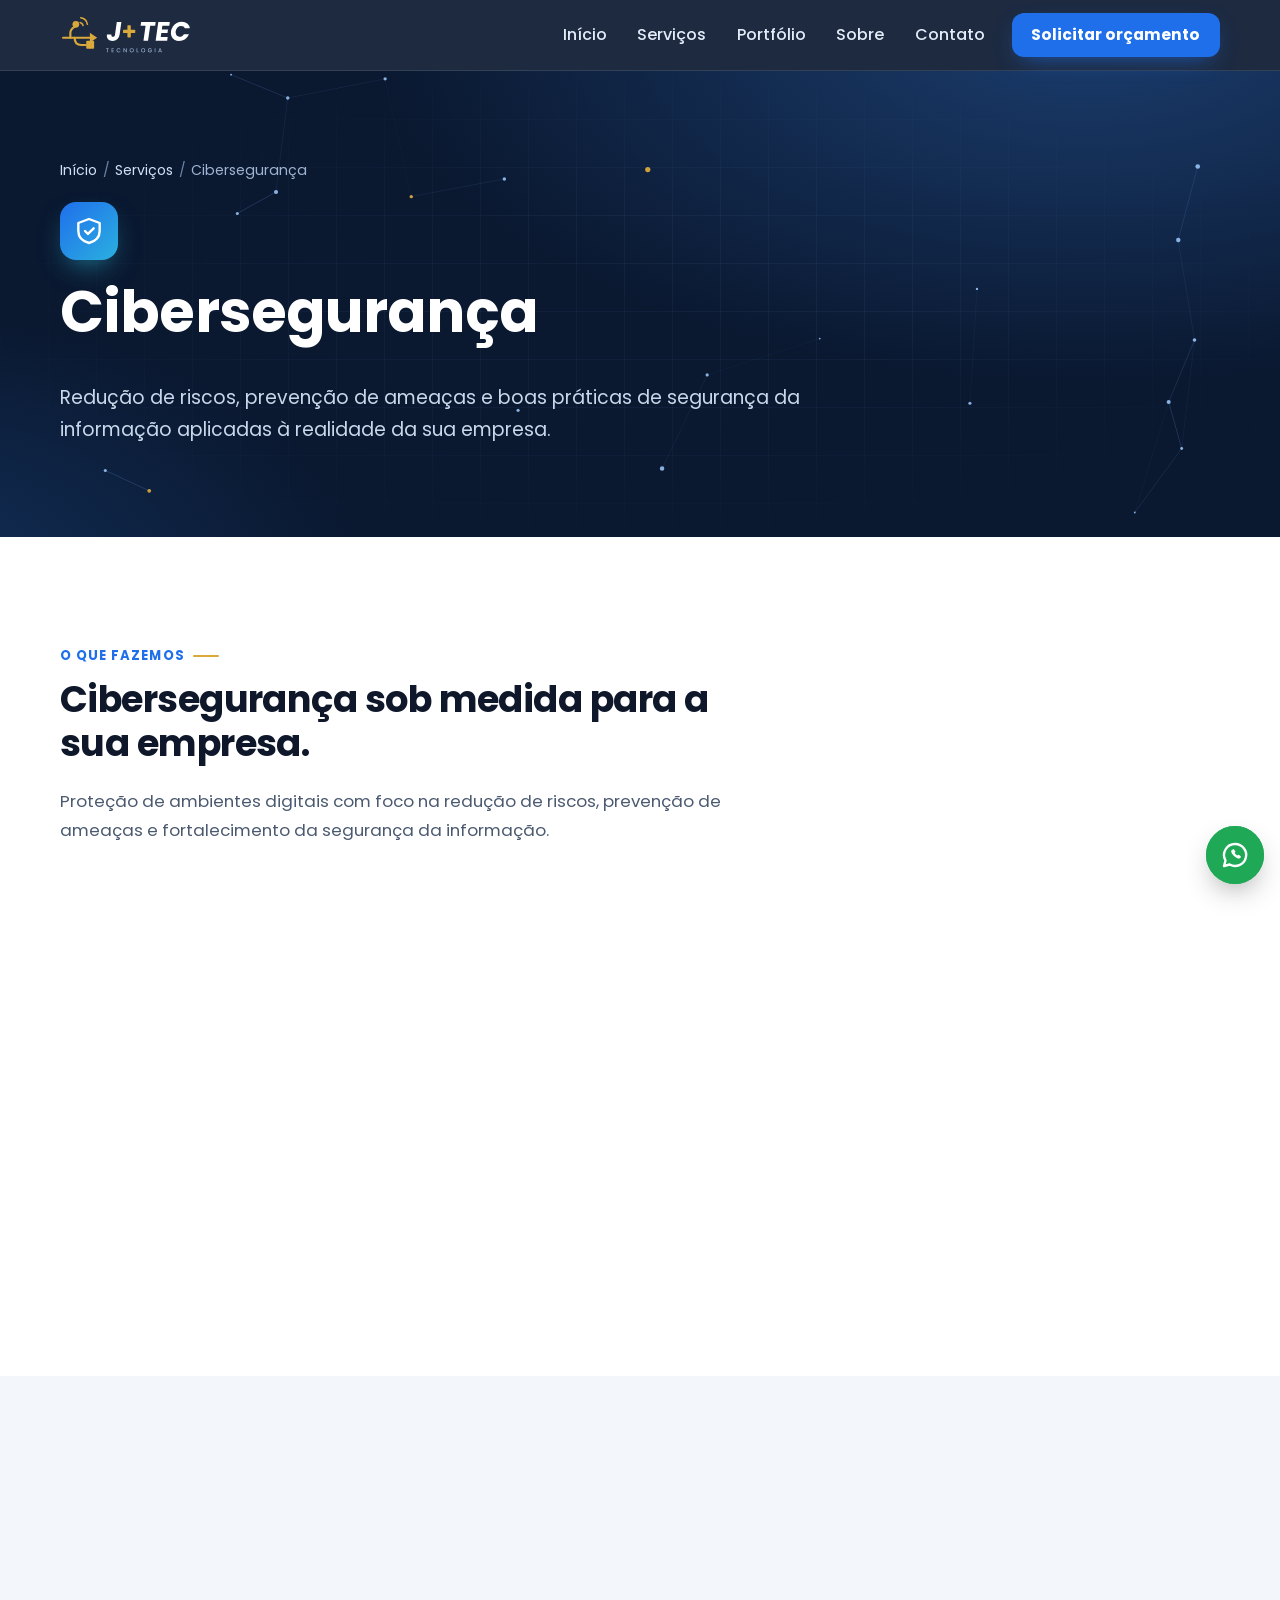
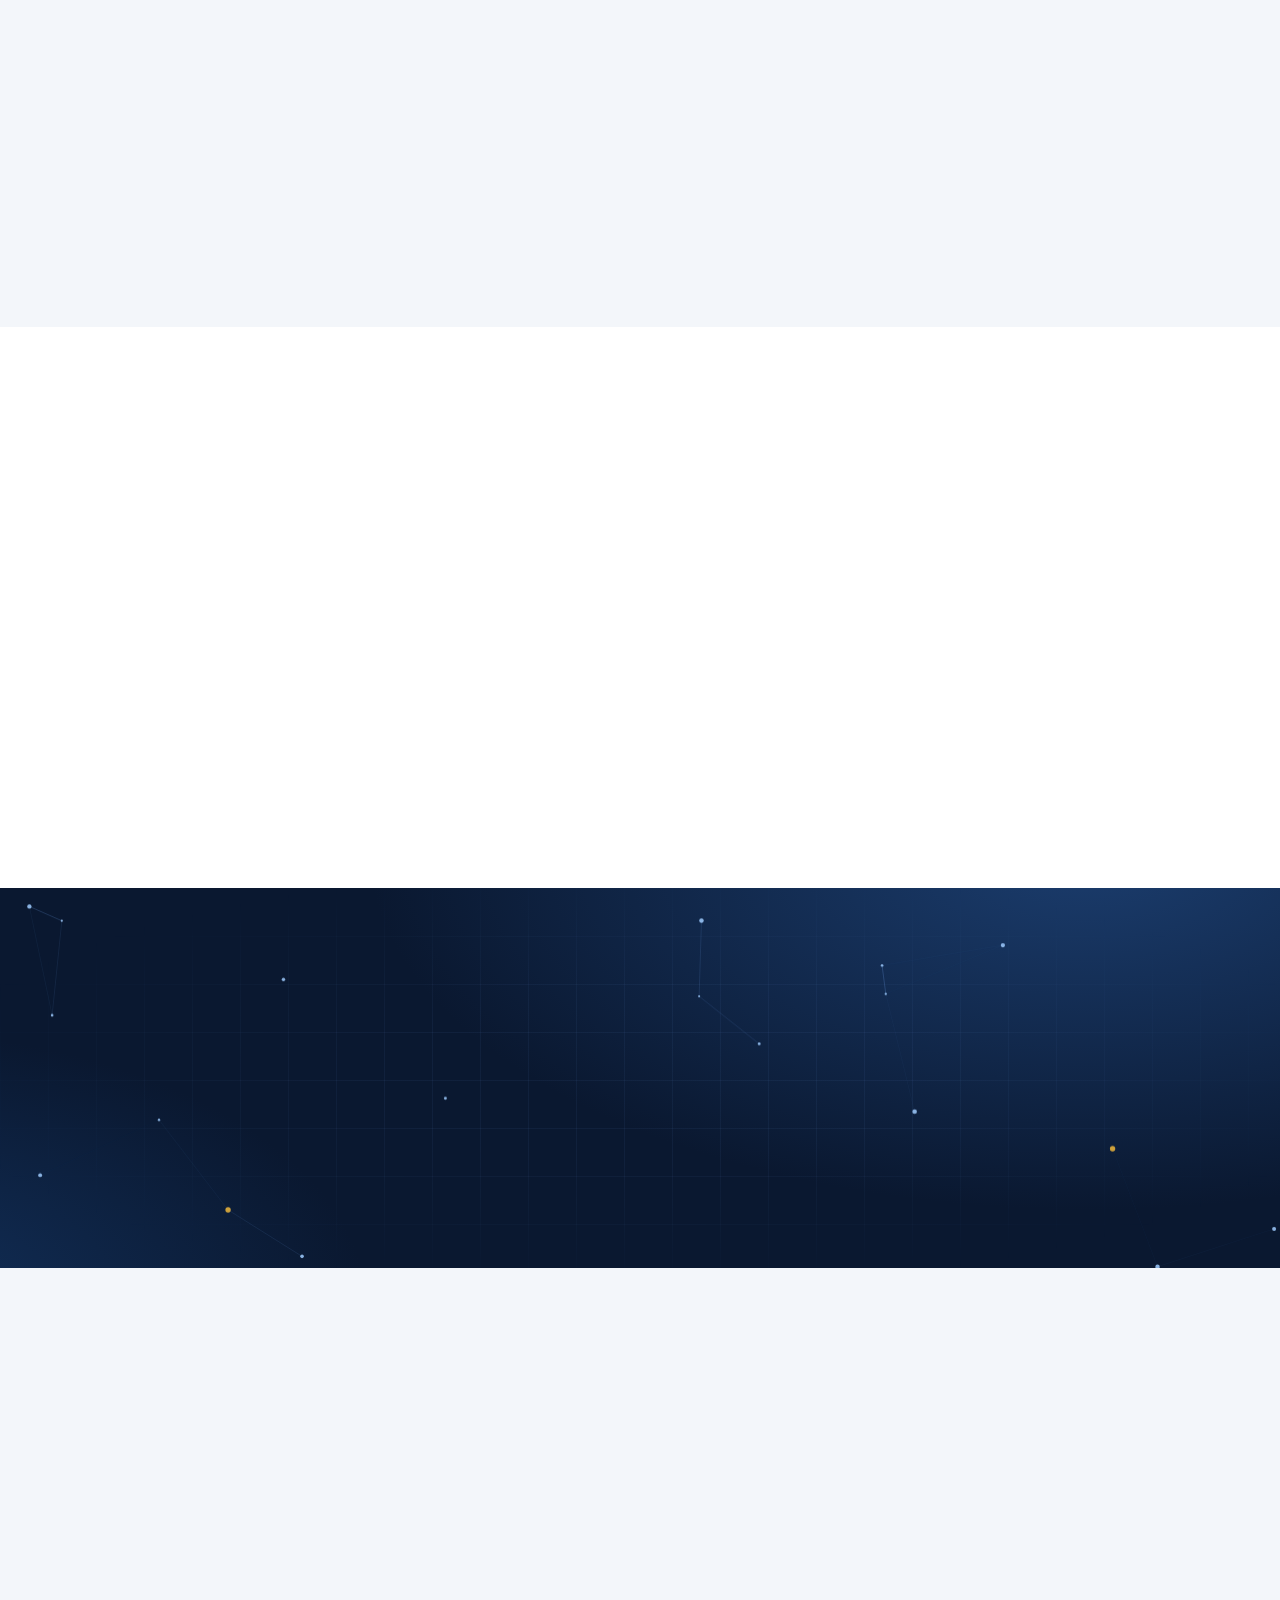
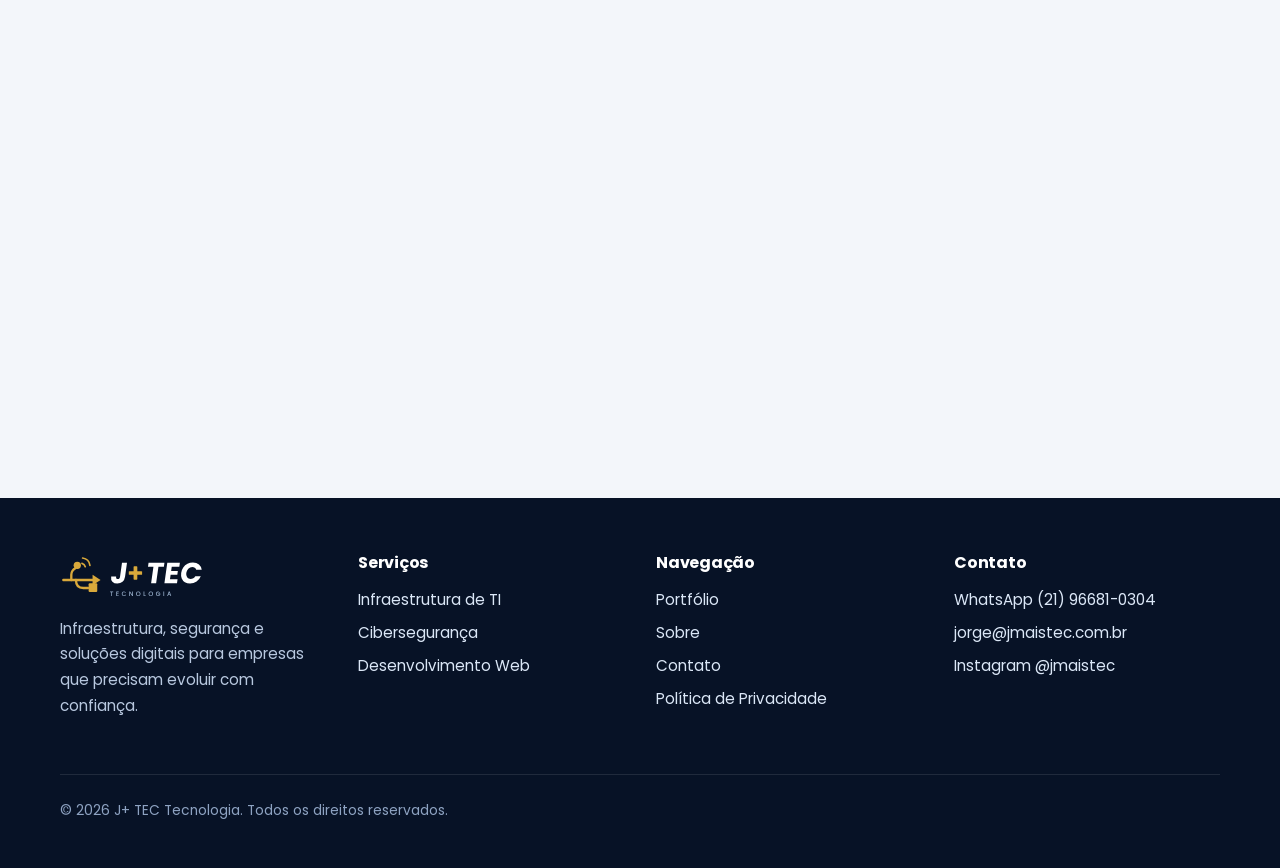
<file: servicos/ciberseguranca/index.html>
<!DOCTYPE html>
<html lang="pt-BR">
<head>
  <meta charset="utf-8">
  <meta name="viewport" content="width=device-width, initial-scale=1">
  <meta http-equiv="Content-Security-Policy" content="default-src 'self'; img-src 'self' data:; font-src 'self'; style-src 'self'; script-src 'self'; connect-src 'self' https://api.web3forms.com https://formspree.io; base-uri 'self'; object-src 'none'; form-action 'self'">
  <meta name="referrer" content="strict-origin-when-cross-origin">
  <title>Cibersegurança para empresas | Riscos, acessos e backup | J+ TEC</title>
  <meta name="description" content="Avaliação de vulnerabilidades e riscos, proteção de identidades e acessos, segurança de endpoints, monitoramento, backup e continuidade. Fale com a J+ TEC Tecnologia.">
  <meta name="robots" content="index, follow, max-image-preview:large">
  <meta name="theme-color" content="#0a1830">
  <link rel="canonical" href="https://jmaistec.com.br/servicos/ciberseguranca/">
  <meta property="og:type" content="website">
  <meta property="og:locale" content="pt_BR">
  <meta property="og:site_name" content="J+ TEC Tecnologia">
  <meta property="og:title" content="Cibersegurança para empresas | Riscos, acessos e backup | J+ TEC">
  <meta property="og:description" content="Avaliação de vulnerabilidades e riscos, proteção de identidades e acessos, segurança de endpoints, monitoramento, backup e continuidade. Fale com a J+ TEC Tecnologia.">
  <meta property="og:url" content="https://jmaistec.com.br/servicos/ciberseguranca/">
  <meta property="og:image" content="https://jmaistec.com.br/assets/og-image.jpg">
  <meta property="og:image:width" content="1200">
  <meta property="og:image:height" content="630">
  <meta property="og:image:alt" content="Logo da J+ TEC Tecnologia">
  <meta name="twitter:card" content="summary_large_image">
  <link rel="icon" href="../../favicon.ico" sizes="any">
  <link rel="icon" type="image/png" sizes="32x32" href="../../assets/icons/favicon-32.png">
  <link rel="apple-touch-icon" href="../../assets/icons/apple-touch-icon.png">
  <link rel="preload" href="../../assets/fonts/poppins-700.woff" as="font" type="font/woff" crossorigin>
  <link rel="stylesheet" href="../../css/style.css">
  <script src="../../js/config.js" defer></script>
  <script src="../../js/main.js" defer></script>
  <script type="application/ld+json">{"@context":"https://schema.org","@type":"Organization","@id":"https://jmaistec.com.br/#organizacao","name":"J+ TEC Tecnologia","alternateName":"J+ TEC","url":"https://jmaistec.com.br/","logo":"https://jmaistec.com.br/assets/logo-jmais.svg","image":"https://jmaistec.com.br/assets/og-image.jpg","email":"jorge@jmaistec.com.br","telephone":"+55-21-96681-0304","sameAs":["https://www.instagram.com/jmaistec/"],"contactPoint":[{"@type":"ContactPoint","telephone":"+55-21-96681-0304","contactType":"sales","availableLanguage":"Portuguese"}],"knowsAbout":["Infraestrutura de TI","Cibersegurança","Segurança da informação","Desenvolvimento web"]}</script>
  <script type="application/ld+json">{"@context":"https://schema.org","@type":"Service","name":"Cibersegurança","serviceType":"Cibersegurança","description":"Proteção de ambientes digitais com foco na redução de riscos, prevenção de ameaças e fortalecimento da segurança da informação.","url":"https://jmaistec.com.br/servicos/ciberseguranca/","provider":{"@id":"https://jmaistec.com.br/#organizacao"},"hasOfferCatalog":{"@type":"OfferCatalog","name":"Cibersegurança","itemListElement":[{"@type":"Offer","itemOffered":{"@type":"Service","name":"Avaliação de vulnerabilidades e riscos","description":"Identificação de pontos fracos no ambiente e priorização do que corrigir primeiro."}},{"@type":"Offer","itemOffered":{"@type":"Service","name":"Proteção de identidades e controle de acessos","description":"Contas, senhas, permissões e autenticação reforçada para que cada pessoa acesse só o que precisa."}},{"@type":"Offer","itemOffered":{"@type":"Service","name":"Segurança de endpoints e ambientes corporativos","description":"Proteção de computadores, servidores e dispositivos usados no dia a dia."}},{"@type":"Offer","itemOffered":{"@type":"Service","name":"Monitoramento e análise de eventos","description":"Acompanhamento de registros e alertas para detectar comportamentos suspeitos."}},{"@type":"Offer","itemOffered":{"@type":"Service","name":"Backup, continuidade de negócios e recuperação","description":"Cópias de segurança e planos para retomar a operação após incidentes."}},{"@type":"Offer","itemOffered":{"@type":"Service","name":"Orientação em boas práticas e governança de segurança","description":"Políticas, processos e conscientização da equipe sobre segurança da informação."}}]}}</script>
  <script type="application/ld+json">{"@context":"https://schema.org","@type":"BreadcrumbList","itemListElement":[{"@type":"ListItem","position":1,"name":"Início","item":"https://jmaistec.com.br/"},{"@type":"ListItem","position":2,"name":"Serviços","item":"https://jmaistec.com.br/servicos/"},{"@type":"ListItem","position":3,"name":"Cibersegurança","item":"https://jmaistec.com.br/servicos/ciberseguranca/"}]}</script>
  <script type="application/ld+json">{"@context":"https://schema.org","@type":"FAQPage","mainEntity":[{"@type":"Question","name":"Por onde começar a melhorar a segurança da empresa?","acceptedAnswer":{"@type":"Answer","text":"Pela avaliação de riscos: entender quais dados e sistemas são mais importantes, onde estão as vulnerabilidades e o que deve ser priorizado. Assim o investimento vai primeiro para o que reduz mais risco."}},{"@type":"Question","name":"Backup também faz parte da cibersegurança?","acceptedAnswer":{"@type":"Answer","text":"Sim. Backup, continuidade de negócios e recuperação são essenciais para retomar a operação após falhas, erros humanos ou ataques, como sequestro de dados (ransomware)."}},{"@type":"Question","name":"A equipe da empresa também é orientada?","acceptedAnswer":{"@type":"Answer","text":"Sim. A orientação em boas práticas e governança de segurança faz parte do trabalho, porque boa parte dos incidentes começa com ações do dia a dia, como cliques em mensagens falsas."}}]}</script>
</head><body>
<svg class="sr-only" width="0" height="0" aria-hidden="true" focusable="false">
<symbol id="i-infra" viewBox="0 0 24 24"><g fill="none" stroke="currentColor" stroke-width="1.8" stroke-linecap="round" stroke-linejoin="round"><rect x="3" y="4" width="18" height="6" rx="1.5"/><rect x="3" y="14" width="18" height="6" rx="1.5"/><path d="M7 7h.01M7 17h.01M11 7h6M11 17h6"/></g></symbol>
<symbol id="i-shield" viewBox="0 0 24 24"><g fill="none" stroke="currentColor" stroke-width="1.8" stroke-linecap="round" stroke-linejoin="round"><path d="M12 3l8 3v6c0 4.5-3.2 7.7-8 9-4.8-1.3-8-4.5-8-9V6l8-3z"/><path d="M9 12l2.2 2.2L15.5 10"/></g></symbol>
<symbol id="i-code" viewBox="0 0 24 24"><g fill="none" stroke="currentColor" stroke-width="1.8" stroke-linecap="round" stroke-linejoin="round"><rect x="3" y="4" width="18" height="16" rx="2"/><path d="M9.5 10l-2.5 2 2.5 2M14.5 10l2.5 2-2.5 2"/></g></symbol>
<symbol id="i-wa" viewBox="0 0 24 24"><path fill="none" stroke="currentColor" stroke-width="1.9" stroke-linejoin="round" d="M12 3.2a8.8 8.8 0 0 0-7.6 13.2L3.2 20.8l4.5-1.2A8.8 8.8 0 1 0 12 3.2z"/><path fill="currentColor" d="M9.2 8.2c-.3.5-.3 1.3.2 2.3a9.8 9.8 0 0 0 4.1 3.9c1 .5 1.8.5 2.3.2l.7-.7c.3-.3.3-.7 0-1l-1.2-.9a.8.8 0 0 0-1 0l-.4.4c-.9-.4-1.8-1.3-2.2-2.2l.4-.4a.8.8 0 0 0 0-1l-.9-1.2c-.3-.3-.7-.3-1 0z"/></symbol>
<symbol id="i-check" viewBox="0 0 24 24"><g fill="none" stroke="currentColor" stroke-width="2" stroke-linecap="round" stroke-linejoin="round"><circle cx="12" cy="12" r="9"/><path d="M8 12.5l2.7 2.7L16 9.8"/></g></symbol>
<symbol id="i-mail" viewBox="0 0 24 24"><g fill="none" stroke="currentColor" stroke-width="1.8" stroke-linecap="round" stroke-linejoin="round"><rect x="3" y="5" width="18" height="14" rx="2"/><path d="M3.5 6.5l8.5 6.5 8.5-6.5"/></g></symbol>
<symbol id="i-phone" viewBox="0 0 24 24"><path fill="none" stroke="currentColor" stroke-width="1.8" stroke-linejoin="round" d="M6.6 3.5h2.6l1.4 4-2 1.3a11 11 0 0 0 6.6 6.6l1.3-2 4 1.4v2.6a2 2 0 0 1-2.2 2A16.5 16.5 0 0 1 4.6 5.7a2 2 0 0 1 2-2.2z"/></symbol>
<symbol id="i-insta" viewBox="0 0 24 24"><g fill="none" stroke="currentColor" stroke-width="1.8"><rect x="3.5" y="3.5" width="17" height="17" rx="5"/><circle cx="12" cy="12" r="4"/><circle cx="17.2" cy="6.8" r=".6" fill="currentColor"/></g></symbol>
<symbol id="i-layers" viewBox="0 0 24 24"><g fill="none" stroke="currentColor" stroke-width="1.8" stroke-linejoin="round"><path d="M12 3l9 5-9 5-9-5 9-5z"/><path d="M3 13l9 5 9-5"/></g></symbol>
<symbol id="i-user" viewBox="0 0 24 24"><g fill="none" stroke="currentColor" stroke-width="1.8" stroke-linecap="round"><circle cx="12" cy="8" r="4"/><path d="M4.5 20a7.5 7.5 0 0 1 15 0"/></g></symbol>
<symbol id="i-pulse" viewBox="0 0 24 24"><path fill="none" stroke="currentColor" stroke-width="1.8" stroke-linecap="round" stroke-linejoin="round" d="M3 12h4l2.5-6 5 12L17 12h4"/></symbol>
<symbol id="i-chat" viewBox="0 0 24 24"><path fill="none" stroke="currentColor" stroke-width="1.8" stroke-linejoin="round" d="M4 5h16v11H9l-5 4z"/></symbol>
</svg>
<a class="skip-link" href="#conteudo">Ir para o conteúdo</a>
<header class="site-header on-dark">
  <div class="wrap site-header__bar">
    <a class="brand" href="../../index.html" aria-label="J+ TEC Tecnologia, página inicial"><img src="../../assets/logo-jmais.svg" alt="J+ TEC Tecnologia" width="131" height="42"></a>
    <button class="menu-toggle" type="button" aria-expanded="false" aria-controls="menu"><span class="menu-toggle__bars" aria-hidden="true"></span>Menu</button>
    <nav class="nav" id="menu" aria-label="Principal">
      <ul>
        <li><a href="../../index.html">Início</a></li>
        <li class="has-sub"><a href="../../servicos/index.html">Serviços</a><ul class="sub"><li><a href="../../servicos/infraestrutura-de-ti/index.html">Infraestrutura de TI</a></li><li><a href="../../servicos/ciberseguranca/index.html" aria-current="page">Cibersegurança</a></li><li><a href="../../servicos/desenvolvimento-web/index.html">Desenvolvimento Web</a></li></ul></li>
        <li><a href="../../portfolio/index.html">Portfólio</a></li>
        <li><a href="../../sobre/index.html">Sobre</a></li>
        <li><a href="../../contato/index.html">Contato</a></li>
        <li><a class="btn btn--primary" href="../../contato/index.html">Solicitar orçamento</a></li>
      </ul>
    </nav>
  </div>
</header>
<main id="conteudo">
<section class="band page-hero on-dark">
  <canvas class="net" data-density="low" aria-hidden="true"></canvas>
  <div class="wrap">
    <nav class="breadcrumb" aria-label="Você está em"><ol><li><a href="../../index.html">Início</a></li><li><a href="../../servicos/index.html">Serviços</a></li><li aria-current="page">Cibersegurança</li></ol></nav>
    <div data-reveal><svg class="ico-big" aria-hidden="true"><use href="#i-shield"/></svg><h1>Cibersegurança</h1><p class="lead">Redução de riscos, prevenção de ameaças e boas práticas de segurança da informação aplicadas à realidade da sua empresa.</p></div>
  </div>
</section>
<section class="section">
  <div class="wrap">
    <div class="section__head" data-reveal><span class="kicker">O que fazemos</span><h2>Cibersegurança sob medida para a sua empresa.</h2><p>Proteção de ambientes digitais com foco na redução de riscos, prevenção de ameaças e fortalecimento da segurança da informação.</p></div>
    <ul class="checks"><li class="d1" data-reveal><svg class="ico" aria-hidden="true"><use href="#i-check"/></svg><div><strong>Avaliação de vulnerabilidades e riscos</strong><span>Identificação de pontos fracos no ambiente e priorização do que corrigir primeiro.</span></div></li><li class="d2" data-reveal><svg class="ico" aria-hidden="true"><use href="#i-check"/></svg><div><strong>Proteção de identidades e controle de acessos</strong><span>Contas, senhas, permissões e autenticação reforçada para que cada pessoa acesse só o que precisa.</span></div></li><li class="d3" data-reveal><svg class="ico" aria-hidden="true"><use href="#i-check"/></svg><div><strong>Segurança de endpoints e ambientes corporativos</strong><span>Proteção de computadores, servidores e dispositivos usados no dia a dia.</span></div></li><li class="d1" data-reveal><svg class="ico" aria-hidden="true"><use href="#i-check"/></svg><div><strong>Monitoramento e análise de eventos</strong><span>Acompanhamento de registros e alertas para detectar comportamentos suspeitos.</span></div></li><li class="d2" data-reveal><svg class="ico" aria-hidden="true"><use href="#i-check"/></svg><div><strong>Backup, continuidade de negócios e recuperação</strong><span>Cópias de segurança e planos para retomar a operação após incidentes.</span></div></li><li class="d3" data-reveal><svg class="ico" aria-hidden="true"><use href="#i-check"/></svg><div><strong>Orientação em boas práticas e governança de segurança</strong><span>Políticas, processos e conscientização da equipe sobre segurança da informação.</span></div></li></ul>
  </div>
</section>
<section class="section section--gray">
  <div class="wrap">
    <div class="section__head" data-reveal><span class="kicker">Como trabalhamos</span><h2>Do diagnóstico à evolução contínua.</h2></div>
    <ol class="steps"><li class="d1" data-reveal><h3>Entendimento</h3><p>Conversamos sobre o desafio, o ambiente atual e os objetivos do negócio.</p></li><li class="d2" data-reveal><h3>Proposta clara</h3><p>Escopo definido, explicações sem jargão e alinhamento de expectativas.</p></li><li class="d3" data-reveal><h3>Implantação</h3><p>Execução organizada, com atenção à estabilidade e à segurança.</p></li><li class="d4" data-reveal><h3>Acompanhamento</h3><p>Ajustes, orientação e evolução contínua depois da entrega.</p></li></ol>
  </div>
</section>
<section class="section">
  <div class="wrap">
    <div class="section__head" data-reveal><span class="kicker">Perguntas frequentes</span><h2>Dúvidas sobre cibersegurança</h2></div>
    <div class="faq"><details data-reveal><summary>Por onde começar a melhorar a segurança da empresa?</summary><p>Pela avaliação de riscos: entender quais dados e sistemas são mais importantes, onde estão as vulnerabilidades e o que deve ser priorizado. Assim o investimento vai primeiro para o que reduz mais risco.</p></details><details data-reveal><summary>Backup também faz parte da cibersegurança?</summary><p>Sim. Backup, continuidade de negócios e recuperação são essenciais para retomar a operação após falhas, erros humanos ou ataques, como sequestro de dados (ransomware).</p></details><details data-reveal><summary>A equipe da empresa também é orientada?</summary><p>Sim. A orientação em boas práticas e governança de segurança faz parte do trabalho, porque boa parte dos incidentes começa com ações do dia a dia, como cliques em mensagens falsas.</p></details></div>
  </div>
</section>
<section class="band cta on-dark">
  <canvas class="net" data-density="low" aria-hidden="true"></canvas>
  <div class="wrap" data-reveal="zoom">
    <h2>Vamos conversar sobre a segurança da sua empresa?</h2>
    <p>Conte seu desafio. Vamos entender sua necessidade e identificar como a tecnologia pode ajudar seu negócio a avançar.</p>
    <div class="btn-row">
      <a class="btn btn--primary" href="../../contato/index.html?servico=Cibersegurança">Solicitar orçamento <span class="arrow" aria-hidden="true">→</span></a>
      <a class="btn btn--ghost" href="https://wa.me/5521966810304" target="_blank" rel="noopener noreferrer"><svg class="ico" aria-hidden="true"><use href="#i-wa"/></svg>Conversar pelo WhatsApp<span class="sr-only"> (abre em nova aba)</span></a>
    </div>
  </div>
</section>
<section class="section section--gray">
  <div class="wrap">
    <div class="section__head" data-reveal><span class="kicker">Soluções integradas</span><h2>Conheça também</h2></div>
    <div class="grid grid--2"><article class="card d1" data-reveal>
  <svg class="card__icon" aria-hidden="true"><use href="#i-infra"/></svg>
  <h3>Infraestrutura de TI</h3>
  <p>Planejamento, implantação, administração e otimização de ambientes de TI para manter sua operação conectada, estável e eficiente.</p>
  <ul><li>Redes corporativas e conectividade</li><li>Servidores, Active Directory e ambientes Windows/Linux</li><li>Virtualização e ambientes em nuvem</li><li>Monitoramento, disponibilidade e desempenho</li><li>Telefonia IP (VoIP) e sistemas de CFTV</li></ul>
  <a class="more" href="../../servicos/infraestrutura-de-ti/index.html">Ver Infraestrutura de TI <span class="arrow" aria-hidden="true">→</span><span class="sr-only"> em detalhes</span></a>
</article><article class="card d2" data-reveal>
  <svg class="card__icon" aria-hidden="true"><use href="#i-code"/></svg>
  <h3>Desenvolvimento Web</h3>
  <p>Criação de experiências digitais modernas, responsivas e funcionais para fortalecer a presença online e apoiar os objetivos do negócio.</p>
  <ul><li>Sites institucionais e landing pages</li><li>Sistemas e aplicações web</li><li>Formulários e integrações</li><li>Automações de processos</li><li>Desempenho, SEO técnico e experiência mobile</li></ul>
  <a class="more" href="../../servicos/desenvolvimento-web/index.html">Ver desenvolvimento Web <span class="arrow" aria-hidden="true">→</span><span class="sr-only"> em detalhes</span></a>
</article></div>
  </div>
</section>
</main>
<footer class="site-footer on-dark">
  <div class="wrap">
    <div class="footer__grid">
      <div class="footer__brand">
        <img src="../../assets/logo-jmais.svg" alt="J+ TEC Tecnologia" width="144" height="46" loading="lazy">
        <p>Infraestrutura, segurança e soluções digitais para empresas que precisam evoluir com confiança.</p>
      </div>
      <div><h2>Serviços</h2><ul><li><a href="../../servicos/infraestrutura-de-ti/index.html">Infraestrutura de TI</a></li><li><a href="../../servicos/ciberseguranca/index.html">Cibersegurança</a></li><li><a href="../../servicos/desenvolvimento-web/index.html">Desenvolvimento Web</a></li></ul></div>
      <div><h2>Navegação</h2><ul><li><a href="../../portfolio/index.html">Portfólio</a></li><li><a href="../../sobre/index.html">Sobre</a></li><li><a href="../../contato/index.html">Contato</a></li><li><a href="../../privacidade/index.html">Política de Privacidade</a></li></ul></div>
      <div><h2>Contato</h2><ul>
        <li><a href="https://wa.me/5521966810304" target="_blank" rel="noopener noreferrer">WhatsApp (21) 96681-0304<span class="sr-only"> (abre em nova aba)</span></a></li>
        <li><a href="mailto:jorge@jmaistec.com.br">jorge@jmaistec.com.br</a></li>
        <li><a href="https://www.instagram.com/jmaistec/" target="_blank" rel="noopener noreferrer">Instagram @jmaistec<span class="sr-only"> (abre em nova aba)</span></a></li>
      </ul></div>
    </div>
    <p class="footer__bottom">© <span id="ano">2026</span> J+ TEC Tecnologia. Todos os direitos reservados.</p>
  </div>
</footer>
<a class="wa-float" href="https://wa.me/5521966810304" target="_blank" rel="noopener noreferrer" aria-label="Conversar pelo WhatsApp (abre em nova aba)"><svg class="" aria-hidden="true"><use href="#i-wa"/></svg></a>
</body>
</html>
</file>
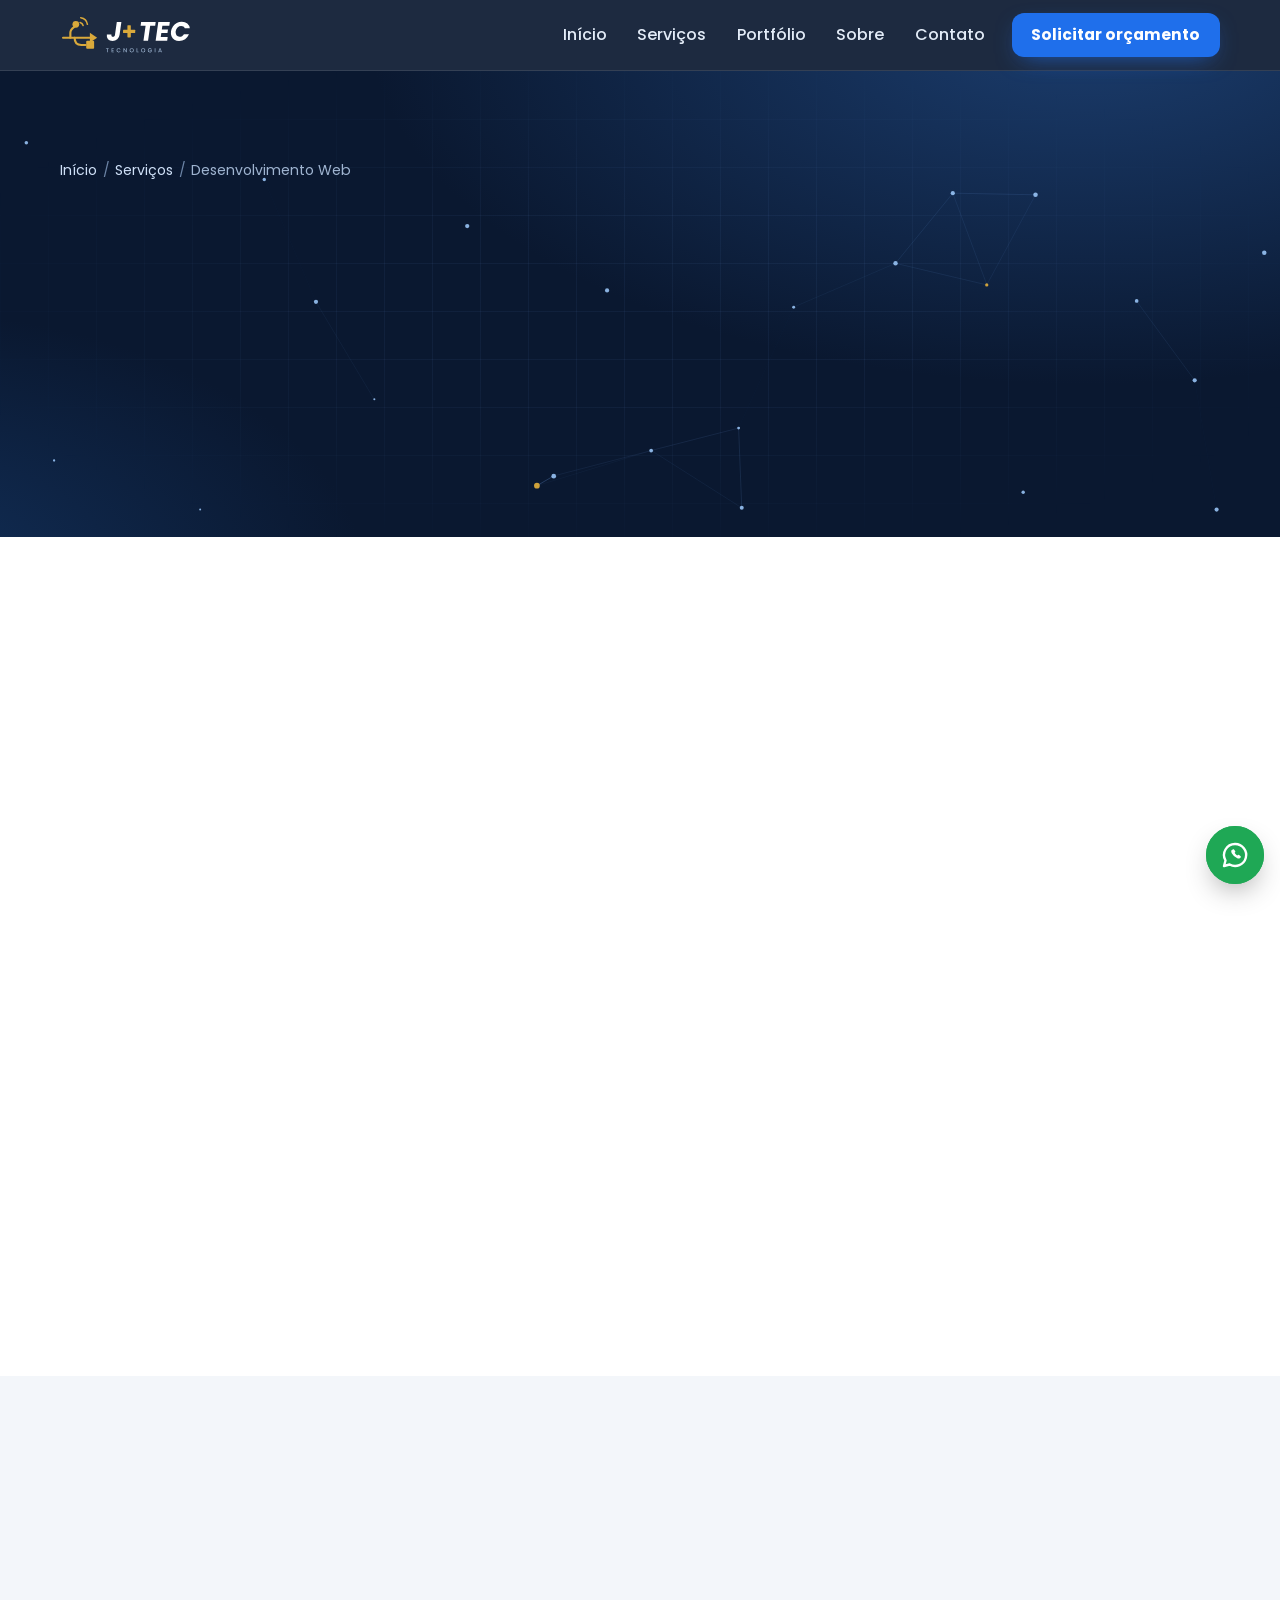
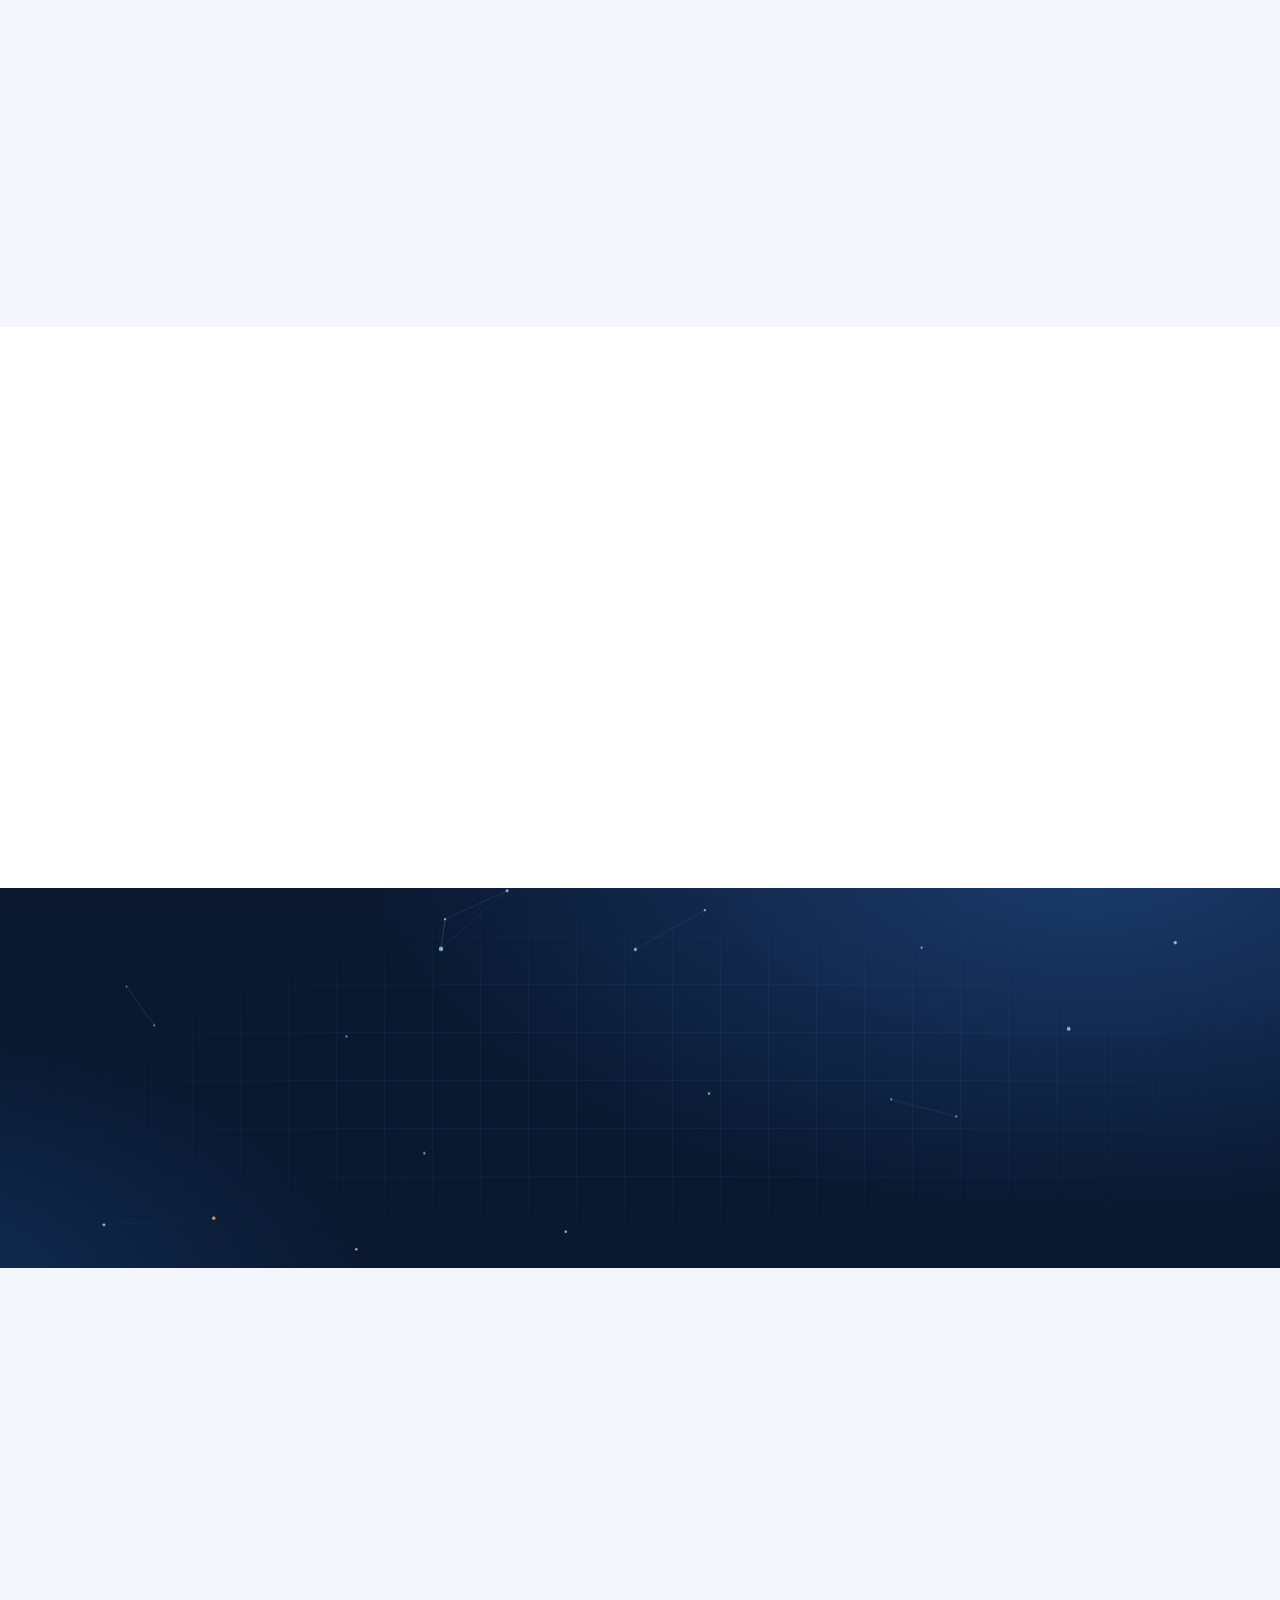
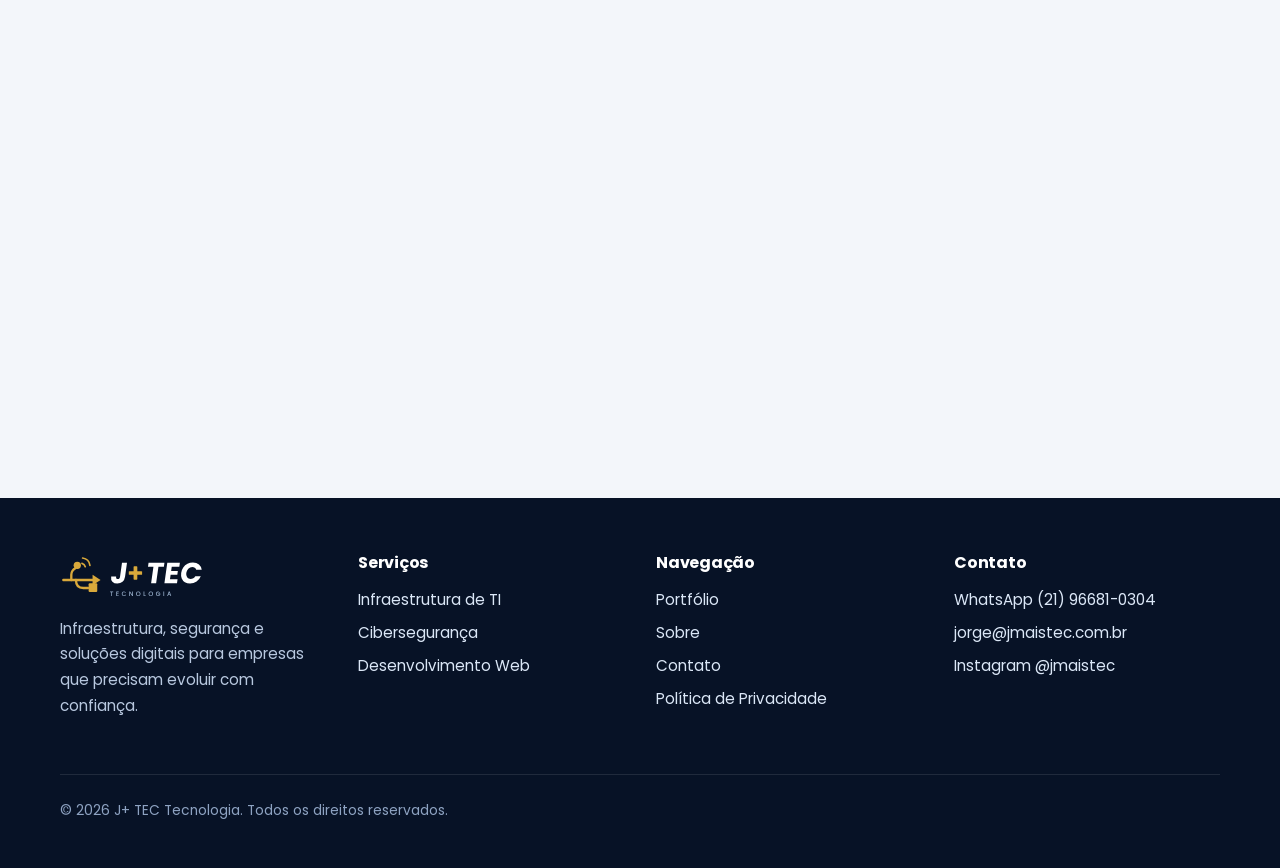
<file: servicos/desenvolvimento-web/index.html>
<!DOCTYPE html>
<html lang="pt-BR">
<head>
  <meta charset="utf-8">
  <meta name="viewport" content="width=device-width, initial-scale=1">
  <meta http-equiv="Content-Security-Policy" content="default-src 'self'; img-src 'self' data:; font-src 'self'; style-src 'self'; script-src 'self'; connect-src 'self' https://api.web3forms.com https://formspree.io; base-uri 'self'; object-src 'none'; form-action 'self'">
  <meta name="referrer" content="strict-origin-when-cross-origin">
  <title>Desenvolvimento web | Sites, sistemas e automações | J+ TEC</title>
  <meta name="description" content="Criação de sites institucionais, landing pages, sistemas e aplicações web, formulários, integrações e automações, com SEO técnico e foco em celular. J+ TEC Tecnologia.">
  <meta name="robots" content="index, follow, max-image-preview:large">
  <meta name="theme-color" content="#0a1830">
  <link rel="canonical" href="https://jmaistec.com.br/servicos/desenvolvimento-web/">
  <meta property="og:type" content="website">
  <meta property="og:locale" content="pt_BR">
  <meta property="og:site_name" content="J+ TEC Tecnologia">
  <meta property="og:title" content="Desenvolvimento web | Sites, sistemas e automações | J+ TEC">
  <meta property="og:description" content="Criação de sites institucionais, landing pages, sistemas e aplicações web, formulários, integrações e automações, com SEO técnico e foco em celular. J+ TEC Tecnologia.">
  <meta property="og:url" content="https://jmaistec.com.br/servicos/desenvolvimento-web/">
  <meta property="og:image" content="https://jmaistec.com.br/assets/og-image.jpg">
  <meta property="og:image:width" content="1200">
  <meta property="og:image:height" content="630">
  <meta property="og:image:alt" content="Logo da J+ TEC Tecnologia">
  <meta name="twitter:card" content="summary_large_image">
  <link rel="icon" href="../../favicon.ico" sizes="any">
  <link rel="icon" type="image/png" sizes="32x32" href="../../assets/icons/favicon-32.png">
  <link rel="apple-touch-icon" href="../../assets/icons/apple-touch-icon.png">
  <link rel="preload" href="../../assets/fonts/poppins-700.woff" as="font" type="font/woff" crossorigin>
  <link rel="stylesheet" href="../../css/style.css">
  <script src="../../js/config.js" defer></script>
  <script src="../../js/main.js" defer></script>
  <script type="application/ld+json">{"@context":"https://schema.org","@type":"Organization","@id":"https://jmaistec.com.br/#organizacao","name":"J+ TEC Tecnologia","alternateName":"J+ TEC","url":"https://jmaistec.com.br/","logo":"https://jmaistec.com.br/assets/logo-jmais.svg","image":"https://jmaistec.com.br/assets/og-image.jpg","email":"jorge@jmaistec.com.br","telephone":"+55-21-96681-0304","sameAs":["https://www.instagram.com/jmaistec/"],"contactPoint":[{"@type":"ContactPoint","telephone":"+55-21-96681-0304","contactType":"sales","availableLanguage":"Portuguese"}],"knowsAbout":["Infraestrutura de TI","Cibersegurança","Segurança da informação","Desenvolvimento web"]}</script>
  <script type="application/ld+json">{"@context":"https://schema.org","@type":"Service","name":"Desenvolvimento Web","serviceType":"Desenvolvimento Web","description":"Criação de experiências digitais modernas, responsivas e funcionais para fortalecer a presença online e apoiar os objetivos do negócio.","url":"https://jmaistec.com.br/servicos/desenvolvimento-web/","provider":{"@id":"https://jmaistec.com.br/#organizacao"},"hasOfferCatalog":{"@type":"OfferCatalog","name":"Desenvolvimento Web","itemListElement":[{"@type":"Offer","itemOffered":{"@type":"Service","name":"Sites institucionais e landing pages","description":"Páginas claras, rápidas e responsivas que apresentam a empresa e geram contatos."}},{"@type":"Offer","itemOffered":{"@type":"Service","name":"Sistemas e aplicações web","description":"Ferramentas sob medida, acessadas pelo navegador, para organizar processos do negócio."}},{"@type":"Offer","itemOffered":{"@type":"Service","name":"Formulários e integrações","description":"Captura de contatos e pedidos ligada a e-mail, WhatsApp e outros serviços."}},{"@type":"Offer","itemOffered":{"@type":"Service","name":"Automações de processos","description":"Tarefas repetitivas executadas de forma automática, com menos erros e mais agilidade."}},{"@type":"Offer","itemOffered":{"@type":"Service","name":"Desempenho, SEO técnico e experiência mobile","description":"Carregamento rápido, estrutura otimizada para buscadores e boa navegação no celular."}},{"@type":"Offer","itemOffered":{"@type":"Service","name":"Segurança desde o projeto","description":"Boas práticas de segurança da informação aplicadas ao código, à hospedagem e aos formulários."}}]}}</script>
  <script type="application/ld+json">{"@context":"https://schema.org","@type":"BreadcrumbList","itemListElement":[{"@type":"ListItem","position":1,"name":"Início","item":"https://jmaistec.com.br/"},{"@type":"ListItem","position":2,"name":"Serviços","item":"https://jmaistec.com.br/servicos/"},{"@type":"ListItem","position":3,"name":"Desenvolvimento Web","item":"https://jmaistec.com.br/servicos/desenvolvimento-web/"}]}</script>
  <script type="application/ld+json">{"@context":"https://schema.org","@type":"FAQPage","mainEntity":[{"@type":"Question","name":"O site fica bom no celular?","acceptedAnswer":{"@type":"Answer","text":"Sim. Os projetos são responsivos, ou seja, se adaptam a celulares, tablets e computadores, com atenção especial à experiência mobile."}},{"@type":"Question","name":"O site já sai otimizado para o Google?","acceptedAnswer":{"@type":"Answer","text":"Os projetos incluem SEO técnico: títulos e descrições por página, estrutura de cabeçalhos, dados estruturados, sitemap e bom desempenho de carregamento. O posicionamento nos resultados depende também de conteúdo e tempo."}},{"@type":"Question","name":"Dá para ver exemplos de projetos?","acceptedAnswer":{"@type":"Answer","text":"Sim. Na página de portfólio estão as marcas e iniciativas relacionadas à experiência da J+ TEC, como a Drogaria Show Popular e a Dani JM – Festas com Amor."}}]}</script>
</head><body>
<svg class="sr-only" width="0" height="0" aria-hidden="true" focusable="false">
<symbol id="i-infra" viewBox="0 0 24 24"><g fill="none" stroke="currentColor" stroke-width="1.8" stroke-linecap="round" stroke-linejoin="round"><rect x="3" y="4" width="18" height="6" rx="1.5"/><rect x="3" y="14" width="18" height="6" rx="1.5"/><path d="M7 7h.01M7 17h.01M11 7h6M11 17h6"/></g></symbol>
<symbol id="i-shield" viewBox="0 0 24 24"><g fill="none" stroke="currentColor" stroke-width="1.8" stroke-linecap="round" stroke-linejoin="round"><path d="M12 3l8 3v6c0 4.5-3.2 7.7-8 9-4.8-1.3-8-4.5-8-9V6l8-3z"/><path d="M9 12l2.2 2.2L15.5 10"/></g></symbol>
<symbol id="i-code" viewBox="0 0 24 24"><g fill="none" stroke="currentColor" stroke-width="1.8" stroke-linecap="round" stroke-linejoin="round"><rect x="3" y="4" width="18" height="16" rx="2"/><path d="M9.5 10l-2.5 2 2.5 2M14.5 10l2.5 2-2.5 2"/></g></symbol>
<symbol id="i-wa" viewBox="0 0 24 24"><path fill="none" stroke="currentColor" stroke-width="1.9" stroke-linejoin="round" d="M12 3.2a8.8 8.8 0 0 0-7.6 13.2L3.2 20.8l4.5-1.2A8.8 8.8 0 1 0 12 3.2z"/><path fill="currentColor" d="M9.2 8.2c-.3.5-.3 1.3.2 2.3a9.8 9.8 0 0 0 4.1 3.9c1 .5 1.8.5 2.3.2l.7-.7c.3-.3.3-.7 0-1l-1.2-.9a.8.8 0 0 0-1 0l-.4.4c-.9-.4-1.8-1.3-2.2-2.2l.4-.4a.8.8 0 0 0 0-1l-.9-1.2c-.3-.3-.7-.3-1 0z"/></symbol>
<symbol id="i-check" viewBox="0 0 24 24"><g fill="none" stroke="currentColor" stroke-width="2" stroke-linecap="round" stroke-linejoin="round"><circle cx="12" cy="12" r="9"/><path d="M8 12.5l2.7 2.7L16 9.8"/></g></symbol>
<symbol id="i-mail" viewBox="0 0 24 24"><g fill="none" stroke="currentColor" stroke-width="1.8" stroke-linecap="round" stroke-linejoin="round"><rect x="3" y="5" width="18" height="14" rx="2"/><path d="M3.5 6.5l8.5 6.5 8.5-6.5"/></g></symbol>
<symbol id="i-phone" viewBox="0 0 24 24"><path fill="none" stroke="currentColor" stroke-width="1.8" stroke-linejoin="round" d="M6.6 3.5h2.6l1.4 4-2 1.3a11 11 0 0 0 6.6 6.6l1.3-2 4 1.4v2.6a2 2 0 0 1-2.2 2A16.5 16.5 0 0 1 4.6 5.7a2 2 0 0 1 2-2.2z"/></symbol>
<symbol id="i-insta" viewBox="0 0 24 24"><g fill="none" stroke="currentColor" stroke-width="1.8"><rect x="3.5" y="3.5" width="17" height="17" rx="5"/><circle cx="12" cy="12" r="4"/><circle cx="17.2" cy="6.8" r=".6" fill="currentColor"/></g></symbol>
<symbol id="i-layers" viewBox="0 0 24 24"><g fill="none" stroke="currentColor" stroke-width="1.8" stroke-linejoin="round"><path d="M12 3l9 5-9 5-9-5 9-5z"/><path d="M3 13l9 5 9-5"/></g></symbol>
<symbol id="i-user" viewBox="0 0 24 24"><g fill="none" stroke="currentColor" stroke-width="1.8" stroke-linecap="round"><circle cx="12" cy="8" r="4"/><path d="M4.5 20a7.5 7.5 0 0 1 15 0"/></g></symbol>
<symbol id="i-pulse" viewBox="0 0 24 24"><path fill="none" stroke="currentColor" stroke-width="1.8" stroke-linecap="round" stroke-linejoin="round" d="M3 12h4l2.5-6 5 12L17 12h4"/></symbol>
<symbol id="i-chat" viewBox="0 0 24 24"><path fill="none" stroke="currentColor" stroke-width="1.8" stroke-linejoin="round" d="M4 5h16v11H9l-5 4z"/></symbol>
</svg>
<a class="skip-link" href="#conteudo">Ir para o conteúdo</a>
<header class="site-header on-dark">
  <div class="wrap site-header__bar">
    <a class="brand" href="../../index.html" aria-label="J+ TEC Tecnologia, página inicial"><img src="../../assets/logo-jmais.svg" alt="J+ TEC Tecnologia" width="131" height="42"></a>
    <button class="menu-toggle" type="button" aria-expanded="false" aria-controls="menu"><span class="menu-toggle__bars" aria-hidden="true"></span>Menu</button>
    <nav class="nav" id="menu" aria-label="Principal">
      <ul>
        <li><a href="../../index.html">Início</a></li>
        <li class="has-sub"><a href="../../servicos/index.html">Serviços</a><ul class="sub"><li><a href="../../servicos/infraestrutura-de-ti/index.html">Infraestrutura de TI</a></li><li><a href="../../servicos/ciberseguranca/index.html">Cibersegurança</a></li><li><a href="../../servicos/desenvolvimento-web/index.html" aria-current="page">Desenvolvimento Web</a></li></ul></li>
        <li><a href="../../portfolio/index.html">Portfólio</a></li>
        <li><a href="../../sobre/index.html">Sobre</a></li>
        <li><a href="../../contato/index.html">Contato</a></li>
        <li><a class="btn btn--primary" href="../../contato/index.html">Solicitar orçamento</a></li>
      </ul>
    </nav>
  </div>
</header>
<main id="conteudo">
<section class="band page-hero on-dark">
  <canvas class="net" data-density="low" aria-hidden="true"></canvas>
  <div class="wrap">
    <nav class="breadcrumb" aria-label="Você está em"><ol><li><a href="../../index.html">Início</a></li><li><a href="../../servicos/index.html">Serviços</a></li><li aria-current="page">Desenvolvimento Web</li></ol></nav>
    <div data-reveal><svg class="ico-big" aria-hidden="true"><use href="#i-code"/></svg><h1>Desenvolvimento Web</h1><p class="lead">Sites, sistemas e automações modernos, rápidos e responsivos para fortalecer a presença online e apoiar os objetivos do seu negócio.</p></div>
  </div>
</section>
<section class="section">
  <div class="wrap">
    <div class="section__head" data-reveal><span class="kicker">O que fazemos</span><h2>Desenvolvimento Web sob medida para a sua empresa.</h2><p>Criação de experiências digitais modernas, responsivas e funcionais para fortalecer a presença online e apoiar os objetivos do negócio.</p></div>
    <ul class="checks"><li class="d1" data-reveal><svg class="ico" aria-hidden="true"><use href="#i-check"/></svg><div><strong>Sites institucionais e landing pages</strong><span>Páginas claras, rápidas e responsivas que apresentam a empresa e geram contatos.</span></div></li><li class="d2" data-reveal><svg class="ico" aria-hidden="true"><use href="#i-check"/></svg><div><strong>Sistemas e aplicações web</strong><span>Ferramentas sob medida, acessadas pelo navegador, para organizar processos do negócio.</span></div></li><li class="d3" data-reveal><svg class="ico" aria-hidden="true"><use href="#i-check"/></svg><div><strong>Formulários e integrações</strong><span>Captura de contatos e pedidos ligada a e-mail, WhatsApp e outros serviços.</span></div></li><li class="d1" data-reveal><svg class="ico" aria-hidden="true"><use href="#i-check"/></svg><div><strong>Automações de processos</strong><span>Tarefas repetitivas executadas de forma automática, com menos erros e mais agilidade.</span></div></li><li class="d2" data-reveal><svg class="ico" aria-hidden="true"><use href="#i-check"/></svg><div><strong>Desempenho, SEO técnico e experiência mobile</strong><span>Carregamento rápido, estrutura otimizada para buscadores e boa navegação no celular.</span></div></li><li class="d3" data-reveal><svg class="ico" aria-hidden="true"><use href="#i-check"/></svg><div><strong>Segurança desde o projeto</strong><span>Boas práticas de segurança da informação aplicadas ao código, à hospedagem e aos formulários.</span></div></li></ul>
  </div>
</section>
<section class="section section--gray">
  <div class="wrap">
    <div class="section__head" data-reveal><span class="kicker">Como trabalhamos</span><h2>Do diagnóstico à evolução contínua.</h2></div>
    <ol class="steps"><li class="d1" data-reveal><h3>Entendimento</h3><p>Conversamos sobre o desafio, o ambiente atual e os objetivos do negócio.</p></li><li class="d2" data-reveal><h3>Proposta clara</h3><p>Escopo definido, explicações sem jargão e alinhamento de expectativas.</p></li><li class="d3" data-reveal><h3>Implantação</h3><p>Execução organizada, com atenção à estabilidade e à segurança.</p></li><li class="d4" data-reveal><h3>Acompanhamento</h3><p>Ajustes, orientação e evolução contínua depois da entrega.</p></li></ol>
  </div>
</section>
<section class="section">
  <div class="wrap">
    <div class="section__head" data-reveal><span class="kicker">Perguntas frequentes</span><h2>Dúvidas sobre desenvolvimento web</h2></div>
    <div class="faq"><details data-reveal><summary>O site fica bom no celular?</summary><p>Sim. Os projetos são responsivos, ou seja, se adaptam a celulares, tablets e computadores, com atenção especial à experiência mobile.</p></details><details data-reveal><summary>O site já sai otimizado para o Google?</summary><p>Os projetos incluem SEO técnico: títulos e descrições por página, estrutura de cabeçalhos, dados estruturados, sitemap e bom desempenho de carregamento. O posicionamento nos resultados depende também de conteúdo e tempo.</p></details><details data-reveal><summary>Dá para ver exemplos de projetos?</summary><p>Sim. Na página de portfólio estão as marcas e iniciativas relacionadas à experiência da J+ TEC, como a Drogaria Show Popular e a Dani JM – Festas com Amor.</p></details></div>
  </div>
</section>
<section class="band cta on-dark">
  <canvas class="net" data-density="low" aria-hidden="true"></canvas>
  <div class="wrap" data-reveal="zoom">
    <h2>Vamos conversar sobre o seu projeto web?</h2>
    <p>Conte seu desafio. Vamos entender sua necessidade e identificar como a tecnologia pode ajudar seu negócio a avançar.</p>
    <div class="btn-row">
      <a class="btn btn--primary" href="../../contato/index.html?servico=Desenvolvimento Web">Solicitar orçamento <span class="arrow" aria-hidden="true">→</span></a>
      <a class="btn btn--ghost" href="https://wa.me/5521966810304" target="_blank" rel="noopener noreferrer"><svg class="ico" aria-hidden="true"><use href="#i-wa"/></svg>Conversar pelo WhatsApp<span class="sr-only"> (abre em nova aba)</span></a>
    </div>
  </div>
</section>
<section class="section section--gray">
  <div class="wrap">
    <div class="section__head" data-reveal><span class="kicker">Soluções integradas</span><h2>Conheça também</h2></div>
    <div class="grid grid--2"><article class="card d1" data-reveal>
  <svg class="card__icon" aria-hidden="true"><use href="#i-infra"/></svg>
  <h3>Infraestrutura de TI</h3>
  <p>Planejamento, implantação, administração e otimização de ambientes de TI para manter sua operação conectada, estável e eficiente.</p>
  <ul><li>Redes corporativas e conectividade</li><li>Servidores, Active Directory e ambientes Windows/Linux</li><li>Virtualização e ambientes em nuvem</li><li>Monitoramento, disponibilidade e desempenho</li><li>Telefonia IP (VoIP) e sistemas de CFTV</li></ul>
  <a class="more" href="../../servicos/infraestrutura-de-ti/index.html">Ver Infraestrutura de TI <span class="arrow" aria-hidden="true">→</span><span class="sr-only"> em detalhes</span></a>
</article><article class="card d2" data-reveal>
  <svg class="card__icon" aria-hidden="true"><use href="#i-shield"/></svg>
  <h3>Cibersegurança</h3>
  <p>Proteção de ambientes digitais com foco na redução de riscos, prevenção de ameaças e fortalecimento da segurança da informação.</p>
  <ul><li>Avaliação de vulnerabilidades e riscos</li><li>Proteção de identidades e controle de acessos</li><li>Segurança de endpoints e ambientes corporativos</li><li>Monitoramento e análise de eventos</li><li>Backup, continuidade de negócios e recuperação</li></ul>
  <a class="more" href="../../servicos/ciberseguranca/index.html">Ver cibersegurança <span class="arrow" aria-hidden="true">→</span><span class="sr-only"> em detalhes</span></a>
</article></div>
  </div>
</section>
</main>
<footer class="site-footer on-dark">
  <div class="wrap">
    <div class="footer__grid">
      <div class="footer__brand">
        <img src="../../assets/logo-jmais.svg" alt="J+ TEC Tecnologia" width="144" height="46" loading="lazy">
        <p>Infraestrutura, segurança e soluções digitais para empresas que precisam evoluir com confiança.</p>
      </div>
      <div><h2>Serviços</h2><ul><li><a href="../../servicos/infraestrutura-de-ti/index.html">Infraestrutura de TI</a></li><li><a href="../../servicos/ciberseguranca/index.html">Cibersegurança</a></li><li><a href="../../servicos/desenvolvimento-web/index.html">Desenvolvimento Web</a></li></ul></div>
      <div><h2>Navegação</h2><ul><li><a href="../../portfolio/index.html">Portfólio</a></li><li><a href="../../sobre/index.html">Sobre</a></li><li><a href="../../contato/index.html">Contato</a></li><li><a href="../../privacidade/index.html">Política de Privacidade</a></li></ul></div>
      <div><h2>Contato</h2><ul>
        <li><a href="https://wa.me/5521966810304" target="_blank" rel="noopener noreferrer">WhatsApp (21) 96681-0304<span class="sr-only"> (abre em nova aba)</span></a></li>
        <li><a href="mailto:jorge@jmaistec.com.br">jorge@jmaistec.com.br</a></li>
        <li><a href="https://www.instagram.com/jmaistec/" target="_blank" rel="noopener noreferrer">Instagram @jmaistec<span class="sr-only"> (abre em nova aba)</span></a></li>
      </ul></div>
    </div>
    <p class="footer__bottom">© <span id="ano">2026</span> J+ TEC Tecnologia. Todos os direitos reservados.</p>
  </div>
</footer>
<a class="wa-float" href="https://wa.me/5521966810304" target="_blank" rel="noopener noreferrer" aria-label="Conversar pelo WhatsApp (abre em nova aba)"><svg class="" aria-hidden="true"><use href="#i-wa"/></svg></a>
</body>
</html>
</file>
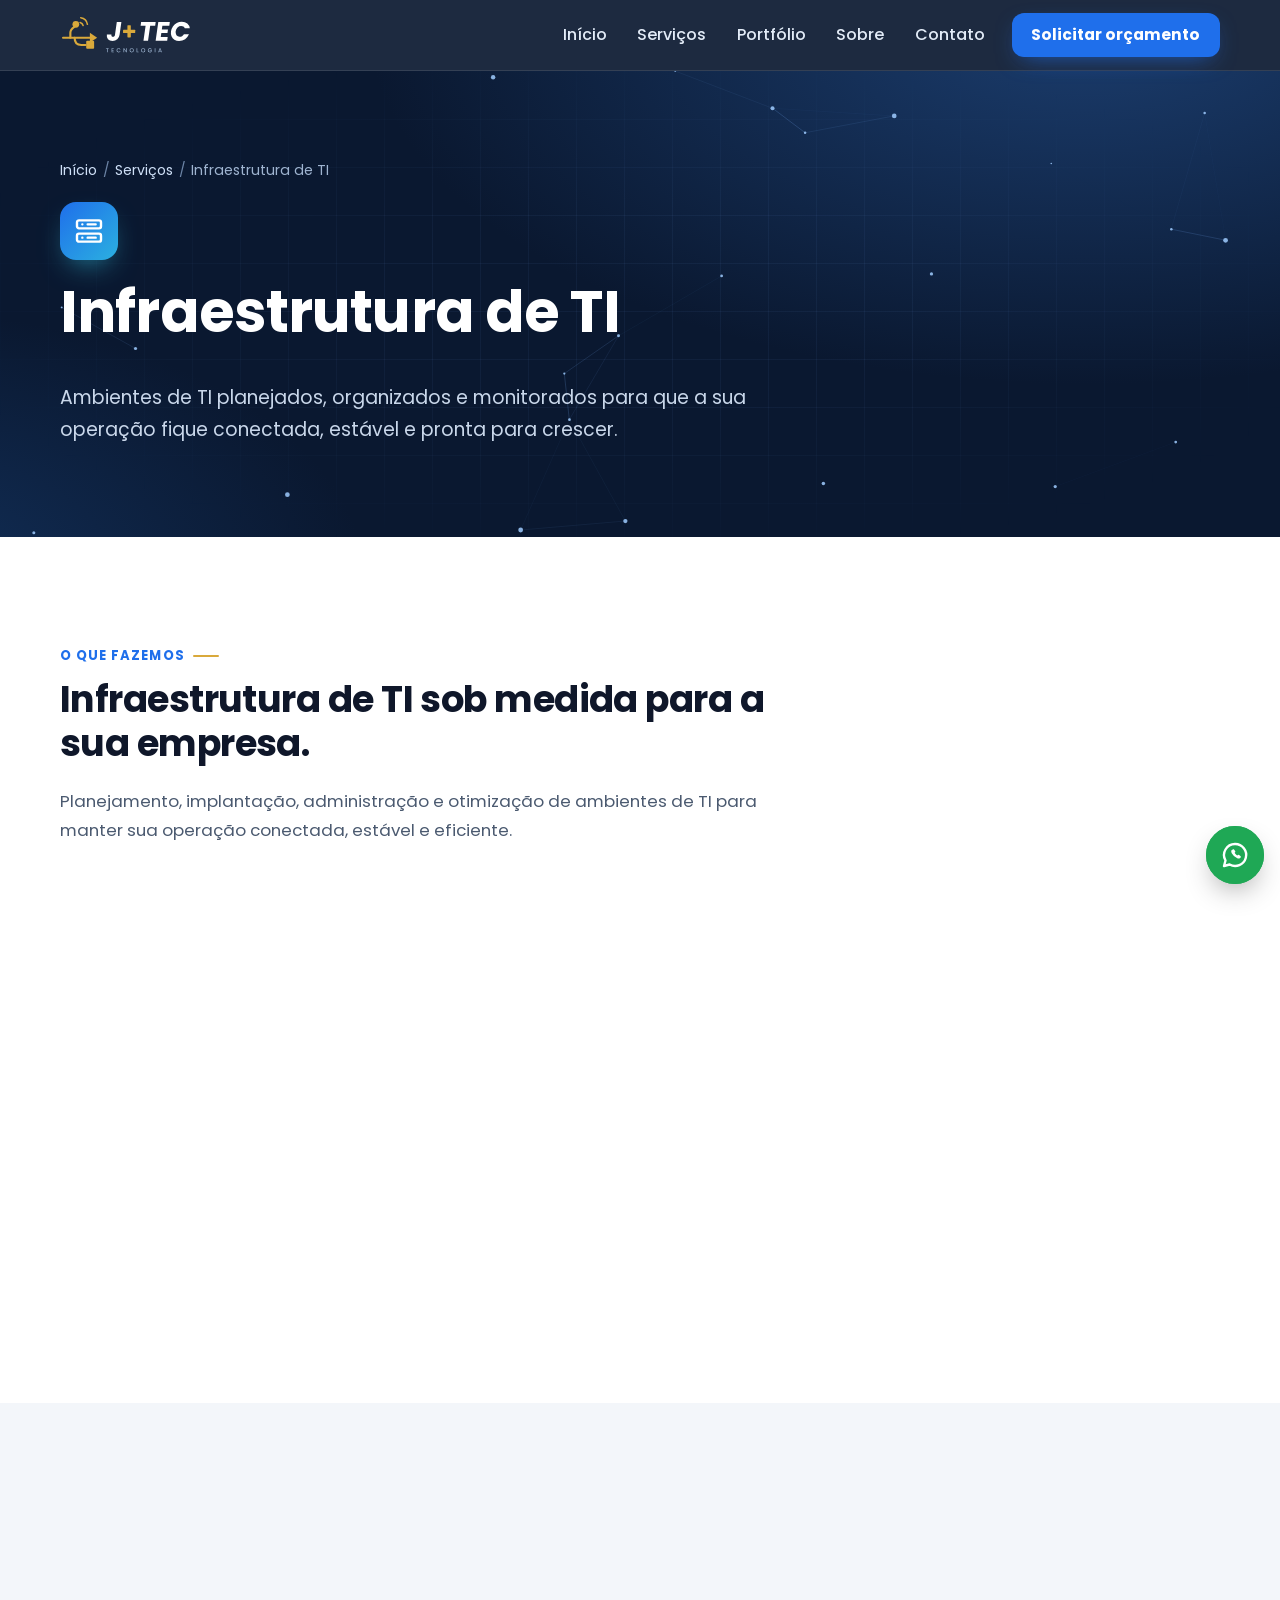
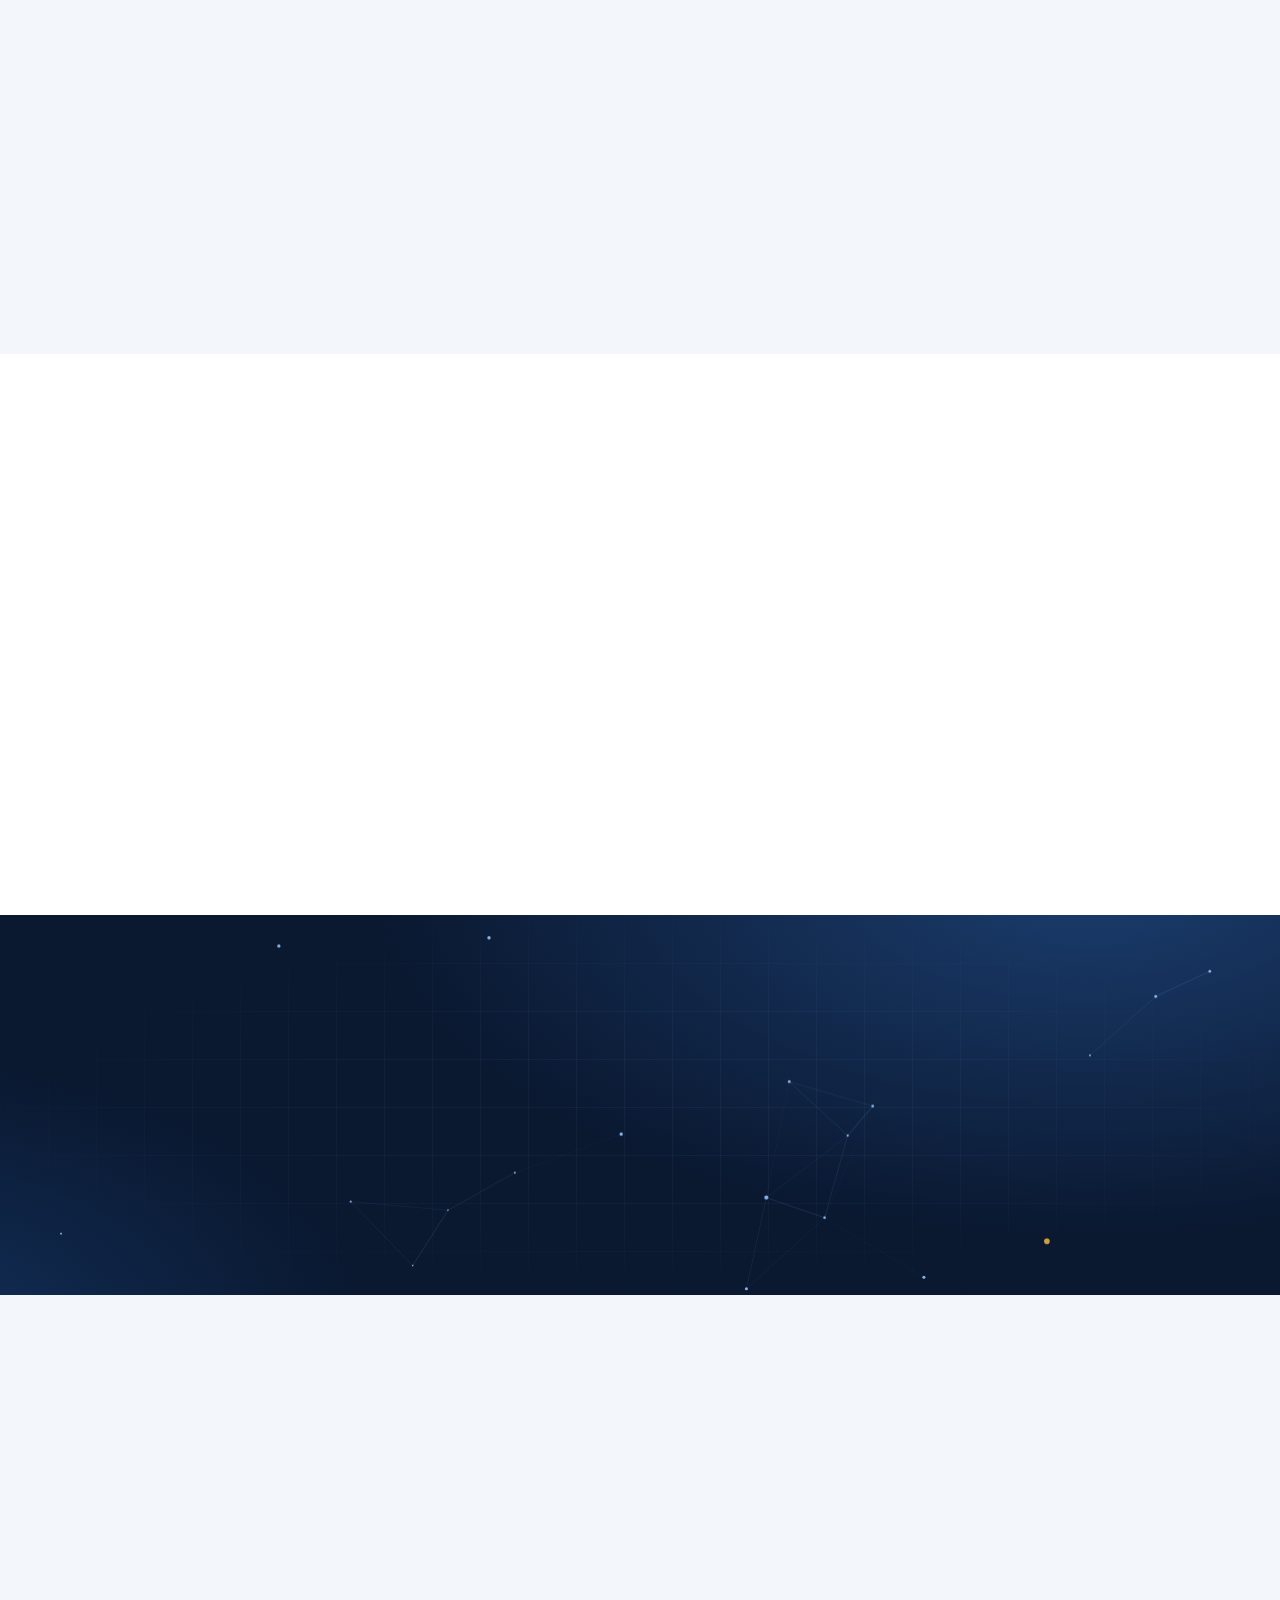
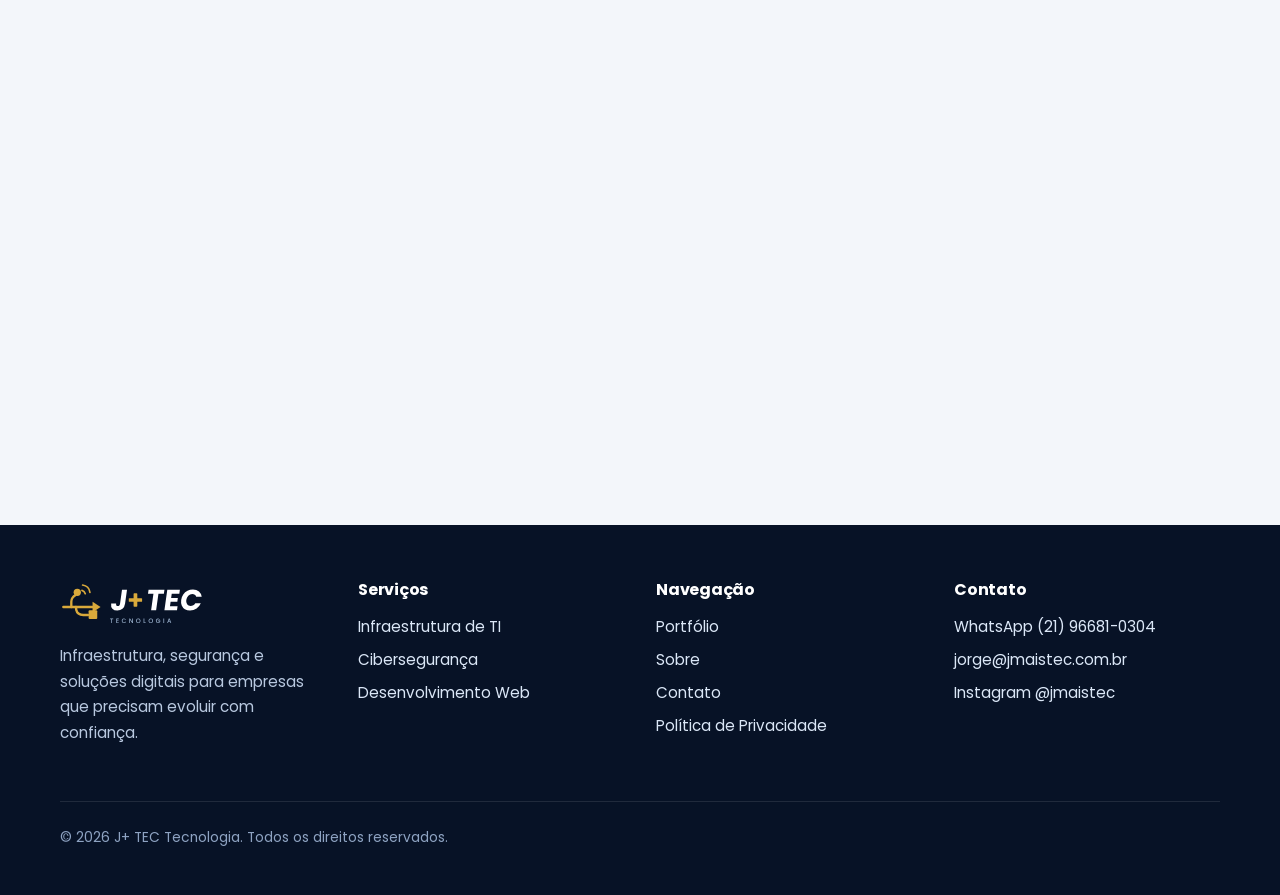
<file: servicos/infraestrutura-de-ti/index.html>
<!DOCTYPE html>
<html lang="pt-BR">
<head>
  <meta charset="utf-8">
  <meta name="viewport" content="width=device-width, initial-scale=1">
  <meta http-equiv="Content-Security-Policy" content="default-src 'self'; img-src 'self' data:; font-src 'self'; style-src 'self'; script-src 'self'; connect-src 'self' https://api.web3forms.com https://formspree.io; base-uri 'self'; object-src 'none'; form-action 'self'">
  <meta name="referrer" content="strict-origin-when-cross-origin">
  <title>Infraestrutura de TI para empresas | Redes, servidores e nuvem | J+ TEC</title>
  <meta name="description" content="Planejamento, implantação e administração de redes, servidores, Active Directory, virtualização, nuvem, VoIP e CFTV. Solicite um orçamento à J+ TEC Tecnologia.">
  <meta name="robots" content="index, follow, max-image-preview:large">
  <meta name="theme-color" content="#0a1830">
  <link rel="canonical" href="https://jmaistec.com.br/servicos/infraestrutura-de-ti/">
  <meta property="og:type" content="website">
  <meta property="og:locale" content="pt_BR">
  <meta property="og:site_name" content="J+ TEC Tecnologia">
  <meta property="og:title" content="Infraestrutura de TI para empresas | Redes, servidores e nuvem | J+ TEC">
  <meta property="og:description" content="Planejamento, implantação e administração de redes, servidores, Active Directory, virtualização, nuvem, VoIP e CFTV. Solicite um orçamento à J+ TEC Tecnologia.">
  <meta property="og:url" content="https://jmaistec.com.br/servicos/infraestrutura-de-ti/">
  <meta property="og:image" content="https://jmaistec.com.br/assets/og-image.jpg">
  <meta property="og:image:width" content="1200">
  <meta property="og:image:height" content="630">
  <meta property="og:image:alt" content="Logo da J+ TEC Tecnologia">
  <meta name="twitter:card" content="summary_large_image">
  <link rel="icon" href="../../favicon.ico" sizes="any">
  <link rel="icon" type="image/png" sizes="32x32" href="../../assets/icons/favicon-32.png">
  <link rel="apple-touch-icon" href="../../assets/icons/apple-touch-icon.png">
  <link rel="preload" href="../../assets/fonts/poppins-700.woff" as="font" type="font/woff" crossorigin>
  <link rel="stylesheet" href="../../css/style.css">
  <script src="../../js/config.js" defer></script>
  <script src="../../js/main.js" defer></script>
  <script type="application/ld+json">{"@context":"https://schema.org","@type":"Organization","@id":"https://jmaistec.com.br/#organizacao","name":"J+ TEC Tecnologia","alternateName":"J+ TEC","url":"https://jmaistec.com.br/","logo":"https://jmaistec.com.br/assets/logo-jmais.svg","image":"https://jmaistec.com.br/assets/og-image.jpg","email":"jorge@jmaistec.com.br","telephone":"+55-21-96681-0304","sameAs":["https://www.instagram.com/jmaistec/"],"contactPoint":[{"@type":"ContactPoint","telephone":"+55-21-96681-0304","contactType":"sales","availableLanguage":"Portuguese"}],"knowsAbout":["Infraestrutura de TI","Cibersegurança","Segurança da informação","Desenvolvimento web"]}</script>
  <script type="application/ld+json">{"@context":"https://schema.org","@type":"Service","name":"Infraestrutura de TI","serviceType":"Infraestrutura de TI","description":"Planejamento, implantação, administração e otimização de ambientes de TI para manter sua operação conectada, estável e eficiente.","url":"https://jmaistec.com.br/servicos/infraestrutura-de-ti/","provider":{"@id":"https://jmaistec.com.br/#organizacao"},"hasOfferCatalog":{"@type":"OfferCatalog","name":"Infraestrutura de TI","itemListElement":[{"@type":"Offer","itemOffered":{"@type":"Service","name":"Redes corporativas e conectividade","description":"Projeto, cabeamento, Wi-Fi e organização da rede para conexões estáveis entre pessoas, equipamentos e sistemas."}},{"@type":"Offer","itemOffered":{"@type":"Service","name":"Servidores, Active Directory e ambientes Windows/Linux","description":"Implantação e administração de servidores, contas, permissões e serviços de rede."}},{"@type":"Offer","itemOffered":{"@type":"Service","name":"Virtualização e ambientes em nuvem","description":"Uso mais eficiente de recursos com máquinas virtuais e serviços em nuvem adequados ao porte do negócio."}},{"@type":"Offer","itemOffered":{"@type":"Service","name":"Monitoramento, disponibilidade e desempenho","description":"Acompanhamento do ambiente para identificar falhas e gargalos antes que afetem a rotina."}},{"@type":"Offer","itemOffered":{"@type":"Service","name":"Telefonia IP (VoIP) e sistemas de CFTV","description":"Comunicação e segurança física integradas à rede da empresa."}},{"@type":"Offer","itemOffered":{"@type":"Service","name":"Suporte técnico e melhoria da infraestrutura","description":"Atendimento a problemas do dia a dia e evolução contínua do ambiente."}}]}}</script>
  <script type="application/ld+json">{"@context":"https://schema.org","@type":"BreadcrumbList","itemListElement":[{"@type":"ListItem","position":1,"name":"Início","item":"https://jmaistec.com.br/"},{"@type":"ListItem","position":2,"name":"Serviços","item":"https://jmaistec.com.br/servicos/"},{"@type":"ListItem","position":3,"name":"Infraestrutura de TI","item":"https://jmaistec.com.br/servicos/infraestrutura-de-ti/"}]}</script>
  <script type="application/ld+json">{"@context":"https://schema.org","@type":"FAQPage","mainEntity":[{"@type":"Question","name":"O que é avaliado antes de qualquer mudança na infraestrutura?","acceptedAnswer":{"@type":"Answer","text":"O ponto de partida é entender o ambiente atual: rede, equipamentos, servidores, acessos e as necessidades da operação. A partir disso, as recomendações são alinhadas às prioridades e às possibilidades de cada cliente."}},{"@type":"Question","name":"A J+ TEC trabalha com Windows e Linux?","acceptedAnswer":{"@type":"Answer","text":"Sim. A atuação inclui servidores e ambientes Windows e Linux, além de Active Directory, virtualização e serviços em nuvem."}},{"@type":"Question","name":"Infraestrutura e segurança podem ser tratadas juntas?","acceptedAnswer":{"@type":"Answer","text":"Sim. Infraestrutura, cibersegurança e soluções digitais são pensadas de forma complementar, para que o ambiente seja ao mesmo tempo estável e protegido."}}]}</script>
</head><body>
<svg class="sr-only" width="0" height="0" aria-hidden="true" focusable="false">
<symbol id="i-infra" viewBox="0 0 24 24"><g fill="none" stroke="currentColor" stroke-width="1.8" stroke-linecap="round" stroke-linejoin="round"><rect x="3" y="4" width="18" height="6" rx="1.5"/><rect x="3" y="14" width="18" height="6" rx="1.5"/><path d="M7 7h.01M7 17h.01M11 7h6M11 17h6"/></g></symbol>
<symbol id="i-shield" viewBox="0 0 24 24"><g fill="none" stroke="currentColor" stroke-width="1.8" stroke-linecap="round" stroke-linejoin="round"><path d="M12 3l8 3v6c0 4.5-3.2 7.7-8 9-4.8-1.3-8-4.5-8-9V6l8-3z"/><path d="M9 12l2.2 2.2L15.5 10"/></g></symbol>
<symbol id="i-code" viewBox="0 0 24 24"><g fill="none" stroke="currentColor" stroke-width="1.8" stroke-linecap="round" stroke-linejoin="round"><rect x="3" y="4" width="18" height="16" rx="2"/><path d="M9.5 10l-2.5 2 2.5 2M14.5 10l2.5 2-2.5 2"/></g></symbol>
<symbol id="i-wa" viewBox="0 0 24 24"><path fill="none" stroke="currentColor" stroke-width="1.9" stroke-linejoin="round" d="M12 3.2a8.8 8.8 0 0 0-7.6 13.2L3.2 20.8l4.5-1.2A8.8 8.8 0 1 0 12 3.2z"/><path fill="currentColor" d="M9.2 8.2c-.3.5-.3 1.3.2 2.3a9.8 9.8 0 0 0 4.1 3.9c1 .5 1.8.5 2.3.2l.7-.7c.3-.3.3-.7 0-1l-1.2-.9a.8.8 0 0 0-1 0l-.4.4c-.9-.4-1.8-1.3-2.2-2.2l.4-.4a.8.8 0 0 0 0-1l-.9-1.2c-.3-.3-.7-.3-1 0z"/></symbol>
<symbol id="i-check" viewBox="0 0 24 24"><g fill="none" stroke="currentColor" stroke-width="2" stroke-linecap="round" stroke-linejoin="round"><circle cx="12" cy="12" r="9"/><path d="M8 12.5l2.7 2.7L16 9.8"/></g></symbol>
<symbol id="i-mail" viewBox="0 0 24 24"><g fill="none" stroke="currentColor" stroke-width="1.8" stroke-linecap="round" stroke-linejoin="round"><rect x="3" y="5" width="18" height="14" rx="2"/><path d="M3.5 6.5l8.5 6.5 8.5-6.5"/></g></symbol>
<symbol id="i-phone" viewBox="0 0 24 24"><path fill="none" stroke="currentColor" stroke-width="1.8" stroke-linejoin="round" d="M6.6 3.5h2.6l1.4 4-2 1.3a11 11 0 0 0 6.6 6.6l1.3-2 4 1.4v2.6a2 2 0 0 1-2.2 2A16.5 16.5 0 0 1 4.6 5.7a2 2 0 0 1 2-2.2z"/></symbol>
<symbol id="i-insta" viewBox="0 0 24 24"><g fill="none" stroke="currentColor" stroke-width="1.8"><rect x="3.5" y="3.5" width="17" height="17" rx="5"/><circle cx="12" cy="12" r="4"/><circle cx="17.2" cy="6.8" r=".6" fill="currentColor"/></g></symbol>
<symbol id="i-layers" viewBox="0 0 24 24"><g fill="none" stroke="currentColor" stroke-width="1.8" stroke-linejoin="round"><path d="M12 3l9 5-9 5-9-5 9-5z"/><path d="M3 13l9 5 9-5"/></g></symbol>
<symbol id="i-user" viewBox="0 0 24 24"><g fill="none" stroke="currentColor" stroke-width="1.8" stroke-linecap="round"><circle cx="12" cy="8" r="4"/><path d="M4.5 20a7.5 7.5 0 0 1 15 0"/></g></symbol>
<symbol id="i-pulse" viewBox="0 0 24 24"><path fill="none" stroke="currentColor" stroke-width="1.8" stroke-linecap="round" stroke-linejoin="round" d="M3 12h4l2.5-6 5 12L17 12h4"/></symbol>
<symbol id="i-chat" viewBox="0 0 24 24"><path fill="none" stroke="currentColor" stroke-width="1.8" stroke-linejoin="round" d="M4 5h16v11H9l-5 4z"/></symbol>
</svg>
<a class="skip-link" href="#conteudo">Ir para o conteúdo</a>
<header class="site-header on-dark">
  <div class="wrap site-header__bar">
    <a class="brand" href="../../index.html" aria-label="J+ TEC Tecnologia, página inicial"><img src="../../assets/logo-jmais.svg" alt="J+ TEC Tecnologia" width="131" height="42"></a>
    <button class="menu-toggle" type="button" aria-expanded="false" aria-controls="menu"><span class="menu-toggle__bars" aria-hidden="true"></span>Menu</button>
    <nav class="nav" id="menu" aria-label="Principal">
      <ul>
        <li><a href="../../index.html">Início</a></li>
        <li class="has-sub"><a href="../../servicos/index.html">Serviços</a><ul class="sub"><li><a href="../../servicos/infraestrutura-de-ti/index.html" aria-current="page">Infraestrutura de TI</a></li><li><a href="../../servicos/ciberseguranca/index.html">Cibersegurança</a></li><li><a href="../../servicos/desenvolvimento-web/index.html">Desenvolvimento Web</a></li></ul></li>
        <li><a href="../../portfolio/index.html">Portfólio</a></li>
        <li><a href="../../sobre/index.html">Sobre</a></li>
        <li><a href="../../contato/index.html">Contato</a></li>
        <li><a class="btn btn--primary" href="../../contato/index.html">Solicitar orçamento</a></li>
      </ul>
    </nav>
  </div>
</header>
<main id="conteudo">
<section class="band page-hero on-dark">
  <canvas class="net" data-density="low" aria-hidden="true"></canvas>
  <div class="wrap">
    <nav class="breadcrumb" aria-label="Você está em"><ol><li><a href="../../index.html">Início</a></li><li><a href="../../servicos/index.html">Serviços</a></li><li aria-current="page">Infraestrutura de TI</li></ol></nav>
    <div data-reveal><svg class="ico-big" aria-hidden="true"><use href="#i-infra"/></svg><h1>Infraestrutura de TI</h1><p class="lead">Ambientes de TI planejados, organizados e monitorados para que a sua operação fique conectada, estável e pronta para crescer.</p></div>
  </div>
</section>
<section class="section">
  <div class="wrap">
    <div class="section__head" data-reveal><span class="kicker">O que fazemos</span><h2>Infraestrutura de TI sob medida para a sua empresa.</h2><p>Planejamento, implantação, administração e otimização de ambientes de TI para manter sua operação conectada, estável e eficiente.</p></div>
    <ul class="checks"><li class="d1" data-reveal><svg class="ico" aria-hidden="true"><use href="#i-check"/></svg><div><strong>Redes corporativas e conectividade</strong><span>Projeto, cabeamento, Wi-Fi e organização da rede para conexões estáveis entre pessoas, equipamentos e sistemas.</span></div></li><li class="d2" data-reveal><svg class="ico" aria-hidden="true"><use href="#i-check"/></svg><div><strong>Servidores, Active Directory e ambientes Windows/Linux</strong><span>Implantação e administração de servidores, contas, permissões e serviços de rede.</span></div></li><li class="d3" data-reveal><svg class="ico" aria-hidden="true"><use href="#i-check"/></svg><div><strong>Virtualização e ambientes em nuvem</strong><span>Uso mais eficiente de recursos com máquinas virtuais e serviços em nuvem adequados ao porte do negócio.</span></div></li><li class="d1" data-reveal><svg class="ico" aria-hidden="true"><use href="#i-check"/></svg><div><strong>Monitoramento, disponibilidade e desempenho</strong><span>Acompanhamento do ambiente para identificar falhas e gargalos antes que afetem a rotina.</span></div></li><li class="d2" data-reveal><svg class="ico" aria-hidden="true"><use href="#i-check"/></svg><div><strong>Telefonia IP (VoIP) e sistemas de CFTV</strong><span>Comunicação e segurança física integradas à rede da empresa.</span></div></li><li class="d3" data-reveal><svg class="ico" aria-hidden="true"><use href="#i-check"/></svg><div><strong>Suporte técnico e melhoria da infraestrutura</strong><span>Atendimento a problemas do dia a dia e evolução contínua do ambiente.</span></div></li></ul>
  </div>
</section>
<section class="section section--gray">
  <div class="wrap">
    <div class="section__head" data-reveal><span class="kicker">Como trabalhamos</span><h2>Do diagnóstico à evolução contínua.</h2></div>
    <ol class="steps"><li class="d1" data-reveal><h3>Entendimento</h3><p>Conversamos sobre o desafio, o ambiente atual e os objetivos do negócio.</p></li><li class="d2" data-reveal><h3>Proposta clara</h3><p>Escopo definido, explicações sem jargão e alinhamento de expectativas.</p></li><li class="d3" data-reveal><h3>Implantação</h3><p>Execução organizada, com atenção à estabilidade e à segurança.</p></li><li class="d4" data-reveal><h3>Acompanhamento</h3><p>Ajustes, orientação e evolução contínua depois da entrega.</p></li></ol>
  </div>
</section>
<section class="section">
  <div class="wrap">
    <div class="section__head" data-reveal><span class="kicker">Perguntas frequentes</span><h2>Dúvidas sobre infraestrutura de TI</h2></div>
    <div class="faq"><details data-reveal><summary>O que é avaliado antes de qualquer mudança na infraestrutura?</summary><p>O ponto de partida é entender o ambiente atual: rede, equipamentos, servidores, acessos e as necessidades da operação. A partir disso, as recomendações são alinhadas às prioridades e às possibilidades de cada cliente.</p></details><details data-reveal><summary>A J+ TEC trabalha com Windows e Linux?</summary><p>Sim. A atuação inclui servidores e ambientes Windows e Linux, além de Active Directory, virtualização e serviços em nuvem.</p></details><details data-reveal><summary>Infraestrutura e segurança podem ser tratadas juntas?</summary><p>Sim. Infraestrutura, cibersegurança e soluções digitais são pensadas de forma complementar, para que o ambiente seja ao mesmo tempo estável e protegido.</p></details></div>
  </div>
</section>
<section class="band cta on-dark">
  <canvas class="net" data-density="low" aria-hidden="true"></canvas>
  <div class="wrap" data-reveal="zoom">
    <h2>Vamos conversar sobre a sua infraestrutura de TI?</h2>
    <p>Conte seu desafio. Vamos entender sua necessidade e identificar como a tecnologia pode ajudar seu negócio a avançar.</p>
    <div class="btn-row">
      <a class="btn btn--primary" href="../../contato/index.html?servico=Infraestrutura de TI">Solicitar orçamento <span class="arrow" aria-hidden="true">→</span></a>
      <a class="btn btn--ghost" href="https://wa.me/5521966810304" target="_blank" rel="noopener noreferrer"><svg class="ico" aria-hidden="true"><use href="#i-wa"/></svg>Conversar pelo WhatsApp<span class="sr-only"> (abre em nova aba)</span></a>
    </div>
  </div>
</section>
<section class="section section--gray">
  <div class="wrap">
    <div class="section__head" data-reveal><span class="kicker">Soluções integradas</span><h2>Conheça também</h2></div>
    <div class="grid grid--2"><article class="card d1" data-reveal>
  <svg class="card__icon" aria-hidden="true"><use href="#i-shield"/></svg>
  <h3>Cibersegurança</h3>
  <p>Proteção de ambientes digitais com foco na redução de riscos, prevenção de ameaças e fortalecimento da segurança da informação.</p>
  <ul><li>Avaliação de vulnerabilidades e riscos</li><li>Proteção de identidades e controle de acessos</li><li>Segurança de endpoints e ambientes corporativos</li><li>Monitoramento e análise de eventos</li><li>Backup, continuidade de negócios e recuperação</li></ul>
  <a class="more" href="../../servicos/ciberseguranca/index.html">Ver cibersegurança <span class="arrow" aria-hidden="true">→</span><span class="sr-only"> em detalhes</span></a>
</article><article class="card d2" data-reveal>
  <svg class="card__icon" aria-hidden="true"><use href="#i-code"/></svg>
  <h3>Desenvolvimento Web</h3>
  <p>Criação de experiências digitais modernas, responsivas e funcionais para fortalecer a presença online e apoiar os objetivos do negócio.</p>
  <ul><li>Sites institucionais e landing pages</li><li>Sistemas e aplicações web</li><li>Formulários e integrações</li><li>Automações de processos</li><li>Desempenho, SEO técnico e experiência mobile</li></ul>
  <a class="more" href="../../servicos/desenvolvimento-web/index.html">Ver desenvolvimento Web <span class="arrow" aria-hidden="true">→</span><span class="sr-only"> em detalhes</span></a>
</article></div>
  </div>
</section>
</main>
<footer class="site-footer on-dark">
  <div class="wrap">
    <div class="footer__grid">
      <div class="footer__brand">
        <img src="../../assets/logo-jmais.svg" alt="J+ TEC Tecnologia" width="144" height="46" loading="lazy">
        <p>Infraestrutura, segurança e soluções digitais para empresas que precisam evoluir com confiança.</p>
      </div>
      <div><h2>Serviços</h2><ul><li><a href="../../servicos/infraestrutura-de-ti/index.html">Infraestrutura de TI</a></li><li><a href="../../servicos/ciberseguranca/index.html">Cibersegurança</a></li><li><a href="../../servicos/desenvolvimento-web/index.html">Desenvolvimento Web</a></li></ul></div>
      <div><h2>Navegação</h2><ul><li><a href="../../portfolio/index.html">Portfólio</a></li><li><a href="../../sobre/index.html">Sobre</a></li><li><a href="../../contato/index.html">Contato</a></li><li><a href="../../privacidade/index.html">Política de Privacidade</a></li></ul></div>
      <div><h2>Contato</h2><ul>
        <li><a href="https://wa.me/5521966810304" target="_blank" rel="noopener noreferrer">WhatsApp (21) 96681-0304<span class="sr-only"> (abre em nova aba)</span></a></li>
        <li><a href="mailto:jorge@jmaistec.com.br">jorge@jmaistec.com.br</a></li>
        <li><a href="https://www.instagram.com/jmaistec/" target="_blank" rel="noopener noreferrer">Instagram @jmaistec<span class="sr-only"> (abre em nova aba)</span></a></li>
      </ul></div>
    </div>
    <p class="footer__bottom">© <span id="ano">2026</span> J+ TEC Tecnologia. Todos os direitos reservados.</p>
  </div>
</footer>
<a class="wa-float" href="https://wa.me/5521966810304" target="_blank" rel="noopener noreferrer" aria-label="Conversar pelo WhatsApp (abre em nova aba)"><svg class="" aria-hidden="true"><use href="#i-wa"/></svg></a>
</body>
</html>
</file>
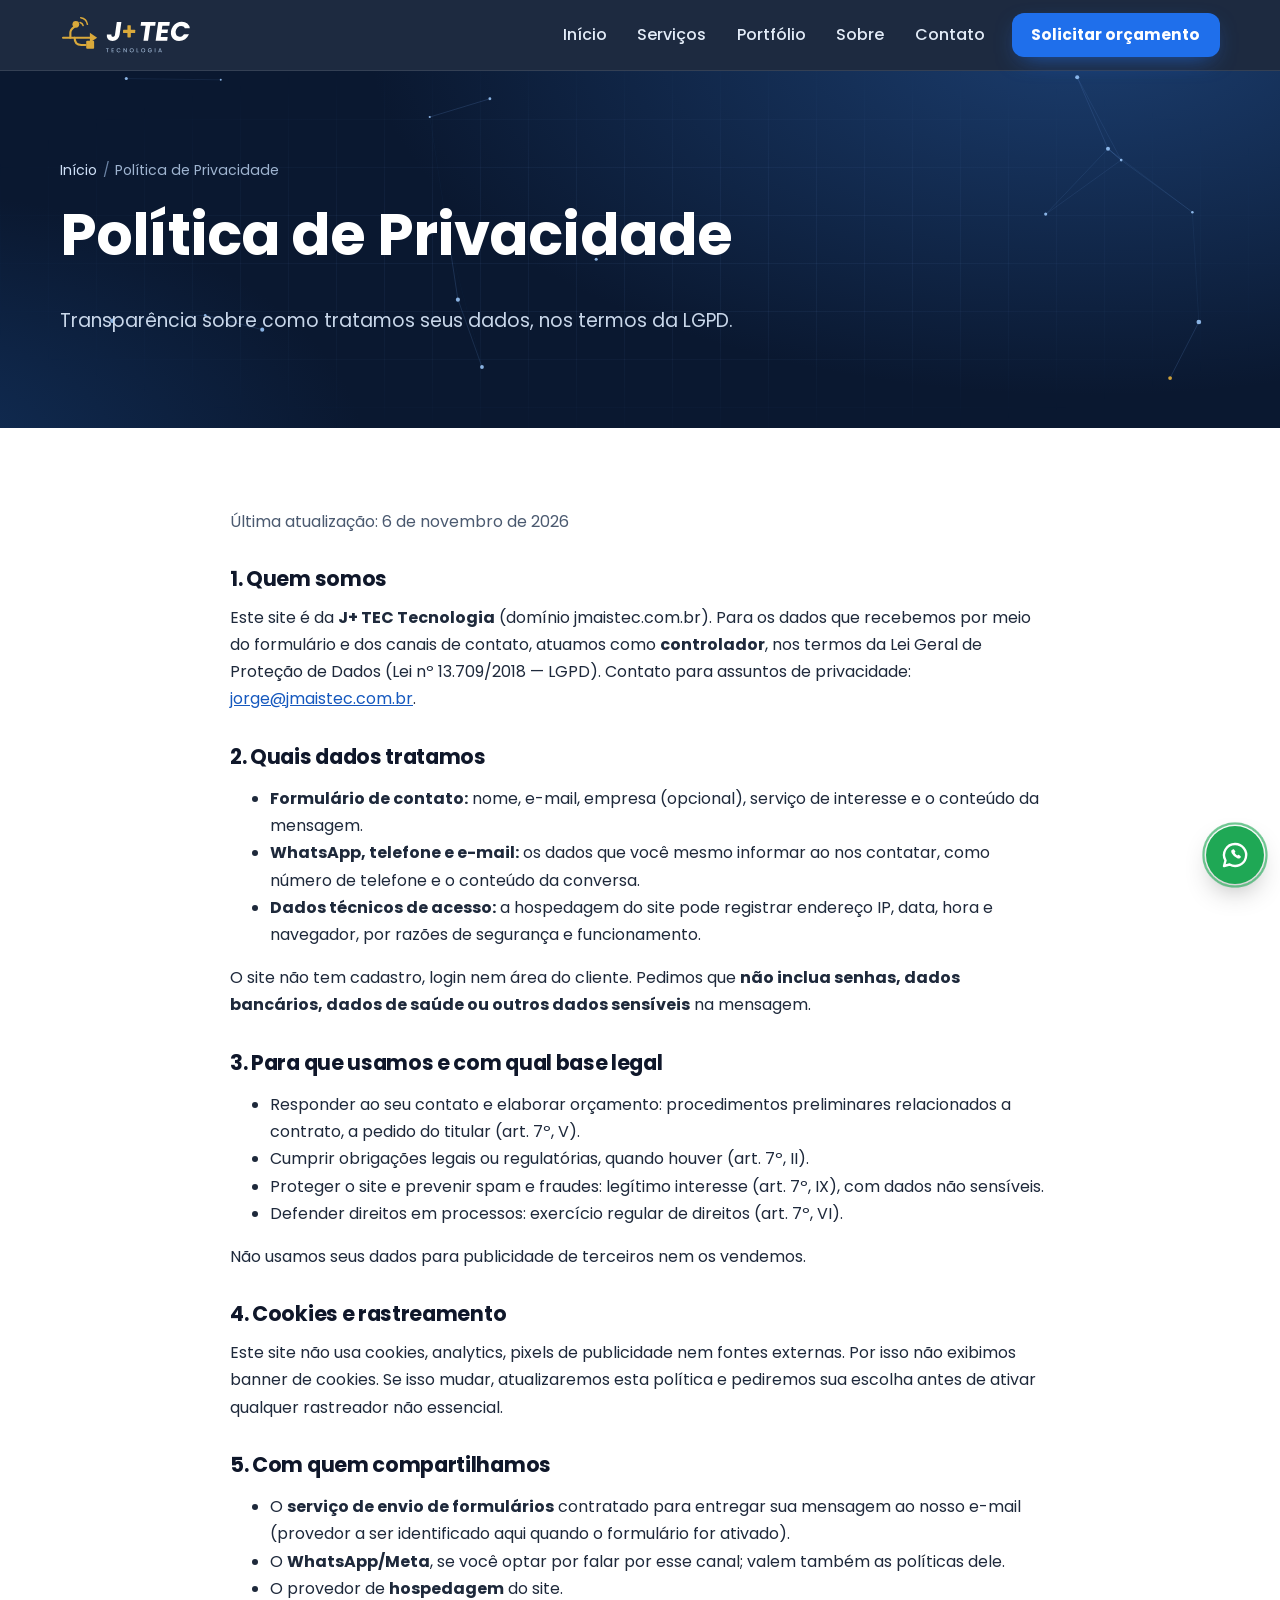
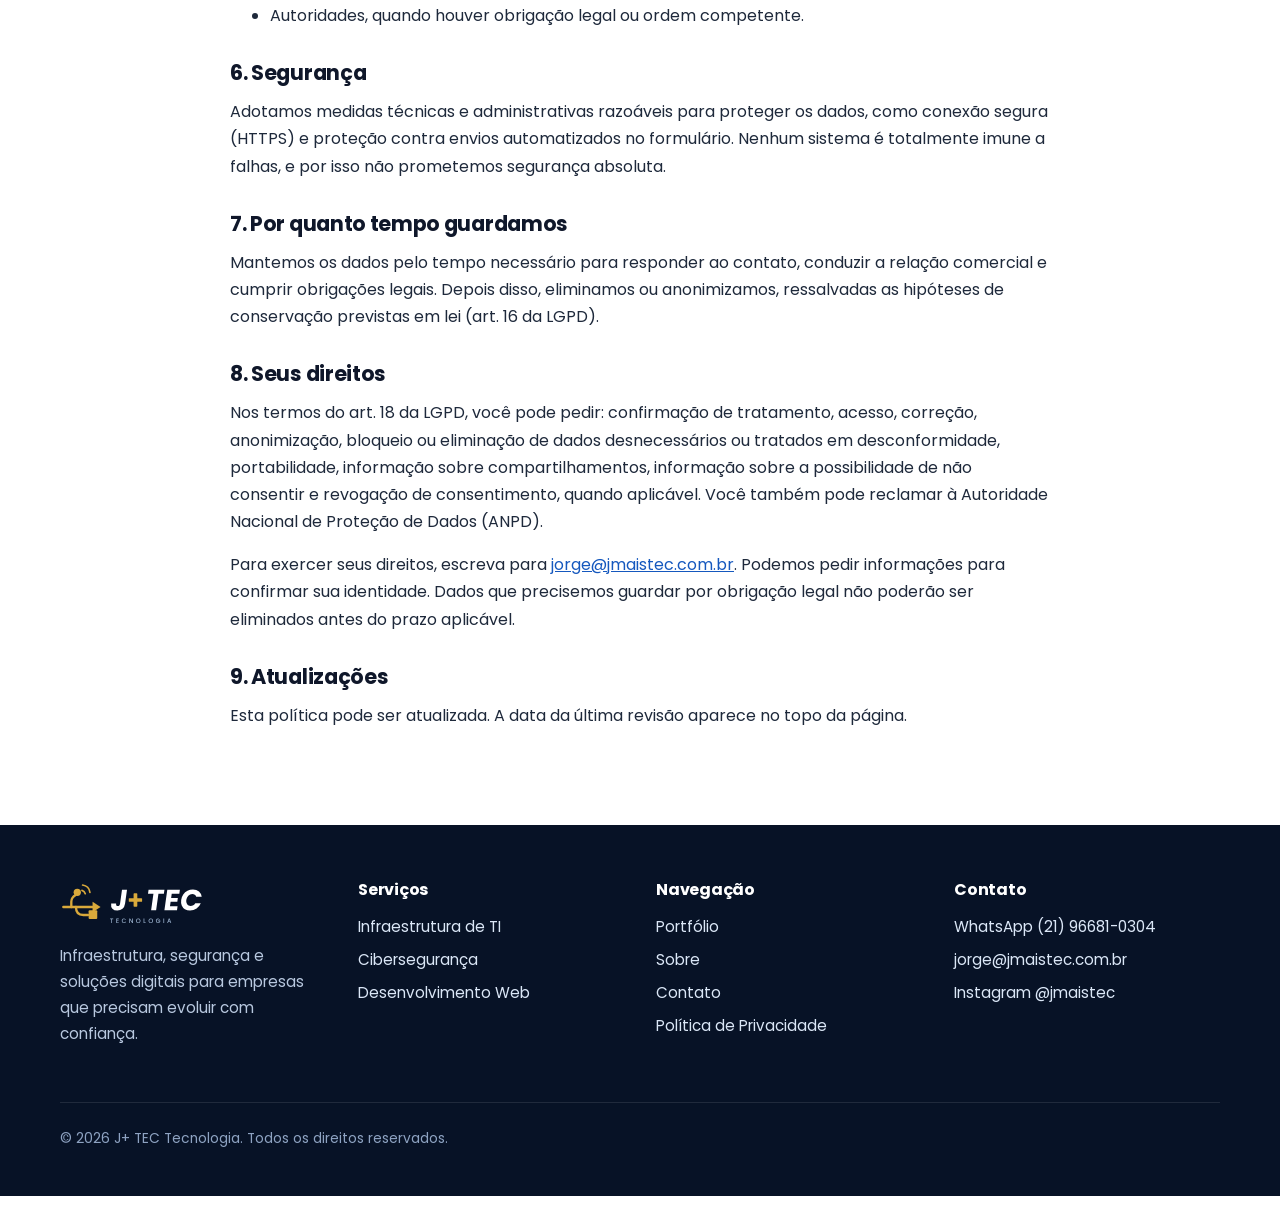
<file: privacidade.html>
<!DOCTYPE html><html lang="pt-BR"><head><meta charset="utf-8"><title>Política de Privacidade | J+ TEC</title><meta name="robots" content="noindex"><link rel="canonical" href="https://jmaistec.com.br/privacidade/"><meta http-equiv="refresh" content="0; url=/privacidade/"></head><body><p><a href="privacidade/index.html">A Política de Privacidade mudou de endereço. Clique aqui.</a></p></body></html>
</file>
<file: css/style.css>
/* J+ TEC Tecnologia — estilos do site.
   Cores em :root. Dourado só no símbolo da marca e em pequenos detalhes.
   Todas as animações respeitam "prefers-reduced-motion". */
@font-face { font-family: "Poppins"; src: url("../assets/fonts/poppins-400.woff") format("woff"); font-weight: 400; font-display: swap; }
@font-face { font-family: "Poppins"; src: url("../assets/fonts/poppins-500.woff") format("woff"); font-weight: 500; font-display: swap; }
@font-face { font-family: "Poppins"; src: url("../assets/fonts/poppins-700.woff") format("woff"); font-weight: 700; font-display: swap; }

@property --ang { syntax: "<angle>"; inherits: false; initial-value: 0deg; }

:root {
  --navy: #0a1830; --navy-2: #102544; --navy-3: #16325a; --blue: #1f6feb; --blue-dark: #1558be; --sky: #7db2ff; --cyan: #38d6f5;
  --gold: #d9a93b; --ink: #0f172a; --text: #1e293b; --muted: #4b5a70;
  --gray: #f3f6fa; --line: #dde3ec; --white: #fff;
  --font: "Poppins", "Segoe UI", system-ui, -apple-system, Roboto, Arial, sans-serif;
  --radius: 16px; --header-h: 70px; --focus: var(--blue);
  --ease: cubic-bezier(.2, .7, .2, 1);
}
*, *::before, *::after { box-sizing: border-box; }
html { scroll-behavior: smooth; scroll-padding-top: calc(var(--header-h) + 12px); -webkit-text-size-adjust: 100%; }
body { margin: 0; font: 400 1rem/1.7 var(--font); color: var(--text); background: var(--white); overflow-x: hidden; }
img, svg { display: block; max-width: 100%; }
a { color: var(--blue-dark); }
h1, h2, h3 { margin: 0 0 .6em; line-height: 1.18; color: var(--ink); letter-spacing: -.015em; }
h1 { font-size: clamp(2.05rem, 5.6vw, 3.6rem); font-weight: 700; }
h2 { font-size: clamp(1.6rem, 3.6vw, 2.3rem); font-weight: 700; }
h3 { font-size: 1.15rem; font-weight: 700; }
p { margin: 0 0 1em; }
.wrap { width: min(1160px, 100% - 2.5rem); margin-inline: auto; }
:focus-visible { outline: 3px solid var(--focus); outline-offset: 3px; border-radius: 4px; }
.on-dark { --focus: var(--sky); }
.sr-only { position: absolute !important; width: 1px; height: 1px; margin: -1px; padding: 0; overflow: hidden; clip: rect(0 0 0 0); white-space: nowrap; border: 0; }
.skip-link { position: absolute; left: .75rem; top: -4rem; z-index: 300; background: var(--white); color: var(--ink); font-weight: 700; padding: .7rem 1rem; border-radius: 8px; }
.skip-link:focus { top: .75rem; }
.ico { width: 24px; height: 24px; flex: none; }

/* Botões */
.btn { position: relative; display: inline-flex; align-items: center; justify-content: center; gap: .55rem; min-height: 50px; padding: .7rem 1.45rem; font: 700 .97rem/1.2 var(--font); text-decoration: none; text-align: center; border: 2px solid transparent; border-radius: 12px; cursor: pointer; transition: transform .25s var(--ease), box-shadow .25s var(--ease), background-color .2s, color .2s, border-color .2s; }
.btn:hover { transform: translateY(-2px); }
.btn--primary { background: var(--blue); color: var(--white); box-shadow: 0 8px 24px -10px rgba(31,111,235,.8); }
.btn--primary:hover { background: var(--blue-dark); box-shadow: 0 14px 30px -12px rgba(31,111,235,.9); }
.btn--ghost { background: transparent; color: var(--white); border-color: rgba(255,255,255,.55); }
.btn--ghost:hover { border-color: var(--white); background: rgba(255,255,255,.08); }
.btn--outline { background: transparent; color: var(--blue-dark); border-color: var(--blue); }
.btn--outline:hover { background: var(--blue); color: var(--white); }
.btn--wa { background: #1fa855; color: var(--white); }
.btn--wa:hover { background: #178a45; }
.btn .arrow { transition: transform .25s var(--ease); }
.btn:hover .arrow { transform: translateX(4px); }
.btn-row { display: flex; flex-wrap: wrap; gap: .8rem; }

/* Cabeçalho */
.site-header { position: sticky; top: 0; z-index: 100; background: rgba(10,24,48,.92); -webkit-backdrop-filter: blur(10px); backdrop-filter: blur(10px); color: var(--white); border-bottom: 1px solid rgba(255,255,255,.1); transition: box-shadow .3s; }
.site-header.is-scrolled { box-shadow: 0 10px 30px -12px rgba(0,0,0,.55); }
.site-header__bar { min-height: var(--header-h); display: flex; align-items: center; justify-content: space-between; gap: 1rem; }
.brand { display: inline-flex; }
.brand img { height: 42px; width: auto; }
.menu-toggle { display: inline-flex; align-items: center; gap: .6rem; background: transparent; color: var(--white); border: 1.5px solid rgba(255,255,255,.5); border-radius: 10px; min-height: 44px; padding: 0 .9rem; font: 500 .92rem var(--font); cursor: pointer; }
.menu-toggle__bars, .menu-toggle__bars::before, .menu-toggle__bars::after { display: block; width: 18px; height: 2px; background: currentColor; border-radius: 2px; transition: transform .25s var(--ease), background-color .2s; }
.menu-toggle__bars { position: relative; }
.menu-toggle__bars::before, .menu-toggle__bars::after { content: ""; position: absolute; left: 0; }
.menu-toggle__bars::before { top: -6px; } .menu-toggle__bars::after { top: 6px; }
.menu-toggle[aria-expanded="true"] .menu-toggle__bars { background: transparent; }
.menu-toggle[aria-expanded="true"] .menu-toggle__bars::before { transform: translateY(6px) rotate(45deg); }
.menu-toggle[aria-expanded="true"] .menu-toggle__bars::after { transform: translateY(-6px) rotate(-45deg); }
.nav { display: none; position: absolute; left: 0; right: 0; top: 100%; background: var(--navy); border-bottom: 1px solid rgba(255,255,255,.12); padding: .4rem 1.25rem 1.3rem; max-height: calc(100vh - var(--header-h)); overflow-y: auto; }
.nav.is-open { display: block; }
.nav ul { list-style: none; margin: 0; padding: 0; }
.nav a:not(.btn) { display: block; padding: .75rem .2rem; color: #e3ecf8; text-decoration: none; font-weight: 500; border-bottom: 1px solid rgba(255,255,255,.08); }
.nav a:not(.btn):hover, .nav a[aria-current="page"] { color: var(--sky); }
.nav .sub a { padding-left: 1.1rem; font-size: .93rem; color: #b8c8df; }
.nav .btn { width: 100%; margin-top: 1rem; }

/* Faixa escura com rede animada (início e topo das páginas internas) */
.band { position: relative; isolation: isolate; overflow: hidden; background: radial-gradient(1200px 600px at 85% -10%, #1b3d6e 0%, transparent 60%), radial-gradient(900px 500px at -10% 110%, #12305a 0%, transparent 55%), var(--navy); color: var(--white); }
.band::after { content: ""; position: absolute; inset: 0; z-index: -1; background-image: linear-gradient(rgba(125,178,255,.06) 1px, transparent 1px), linear-gradient(90deg, rgba(125,178,255,.06) 1px, transparent 1px); background-size: 48px 48px; -webkit-mask-image: radial-gradient(ellipse at center, #000 30%, transparent 80%); mask-image: radial-gradient(ellipse at center, #000 30%, transparent 80%); }
.band canvas.net { position: absolute; inset: 0; width: 100%; height: 100%; z-index: -1; pointer-events: none; }
.band h1, .band h2 { color: var(--white); }
.band a:not(.btn) { color: var(--sky); }

.hero { padding-block: clamp(4rem, 11vw, 8.5rem); min-height: min(88vh, 820px); display: flex; align-items: center; }
.hero__inner { max-width: 760px; }
.eyebrow { display: inline-flex; align-items: center; gap: .55rem; margin-bottom: 1.1rem; padding: .35rem .85rem; font-size: .82rem; font-weight: 500; letter-spacing: .04em; text-transform: uppercase; color: #cfe0f7; background: rgba(125,178,255,.1); border: 1px solid rgba(125,178,255,.28); border-radius: 999px; }
.eyebrow::before { content: ""; width: 8px; height: 8px; border-radius: 50%; background: var(--cyan); box-shadow: 0 0 0 0 rgba(56,214,245,.6); animation: pulse 2.2s infinite; }
@keyframes pulse { 70% { box-shadow: 0 0 0 10px rgba(56,214,245,0); } 100% { box-shadow: 0 0 0 0 rgba(56,214,245,0); } }
.hero h1 { margin-bottom: .5em; }
.typed { color: var(--sky); background: linear-gradient(90deg, var(--sky), var(--cyan)); -webkit-background-clip: text; background-clip: text; -webkit-text-fill-color: transparent; }
.caret { display: inline-block; width: 3px; height: .95em; margin-left: 4px; vertical-align: -.08em; background: var(--cyan); border-radius: 2px; animation: blink 1s steps(1) infinite; }
@keyframes blink { 50% { opacity: 0; } }
.hero__text { font-size: clamp(1.03rem, 2.2vw, 1.22rem); color: #c9d7ea; max-width: 58ch; margin-bottom: 2rem; }
.hero__chips { display: flex; flex-wrap: wrap; gap: .6rem; margin-top: 2.4rem; padding: 0; list-style: none; }
.hero__chips li { display: inline-flex; align-items: center; gap: .5rem; padding: .45rem .9rem; font-size: .9rem; color: #dbe7f7; background: rgba(255,255,255,.05); border: 1px solid rgba(255,255,255,.14); border-radius: 999px; }
.hero__chips svg { width: 18px; height: 18px; color: var(--sky); }
.scroll-cue { position: absolute; left: 50%; bottom: 1.4rem; width: 26px; height: 42px; margin-left: -13px; border: 2px solid rgba(255,255,255,.4); border-radius: 14px; }
.scroll-cue::after { content: ""; position: absolute; left: 50%; top: 8px; width: 4px; height: 8px; margin-left: -2px; background: var(--white); border-radius: 2px; animation: scrollcue 1.8s var(--ease) infinite; }
@keyframes scrollcue { 0% { opacity: 0; transform: translateY(0); } 30% { opacity: 1; } 100% { opacity: 0; transform: translateY(14px); } }

.page-hero { padding-block: clamp(3rem, 8vw, 5.5rem) clamp(2.6rem, 7vw, 4.5rem); }
.page-hero .lead { font-size: clamp(1.02rem, 2.1vw, 1.18rem); color: #c9d7ea; max-width: 62ch; }
.breadcrumb ol { display: flex; flex-wrap: wrap; gap: .35rem; margin: 0 0 1.2rem; padding: 0; list-style: none; font-size: .88rem; color: #9fb4d0; }
.breadcrumb li + li::before { content: "/"; margin-right: .35rem; color: #6c84a6; }
.breadcrumb a { color: #cfe0f7 !important; text-decoration: none; }
.breadcrumb a:hover { text-decoration: underline; }
.page-hero .ico-big { width: 58px; height: 58px; padding: 13px; margin-bottom: 1.2rem; color: var(--white); background: linear-gradient(135deg, var(--blue), #2bb0e0); border-radius: 16px; box-shadow: 0 12px 30px -12px rgba(56,214,245,.7); }

/* Seções */
.section { padding-block: clamp(3.8rem, 9vw, 6.5rem); }
.section--gray { background: var(--gray); }
.section__head { max-width: 720px; margin-bottom: clamp(2rem, 5vw, 3.2rem); }
.section__head--center { margin-inline: auto; text-align: center; }
.kicker { display: inline-block; margin-bottom: .7rem; font-size: .82rem; font-weight: 700; letter-spacing: .08em; text-transform: uppercase; color: var(--blue); }
.kicker::after { content: ""; display: inline-block; width: 26px; height: 2px; margin-left: .55rem; vertical-align: middle; background: var(--gold); border-radius: 2px; }
.section__head p { color: var(--muted); font-size: 1.05rem; }

/* Cards com borda animada e "holofote" que segue o mouse */
.grid { display: grid; gap: 1.4rem; }
.grid--3 { grid-template-columns: repeat(auto-fit, minmax(min(100%, 300px), 1fr)); }
.grid--2 { grid-template-columns: repeat(auto-fit, minmax(min(100%, 420px), 1fr)); }
.grid--4 { grid-template-columns: repeat(auto-fit, minmax(min(100%, 240px), 1fr)); }
.card { --mx: 50%; --my: 0%; position: relative; isolation: isolate; display: flex; flex-direction: column; padding: 1.8rem; background: var(--white); border: 1px solid var(--line); border-radius: var(--radius); box-shadow: 0 1px 2px rgba(15,23,42,.04); transition: transform .35s var(--ease), box-shadow .35s var(--ease), border-color .35s; }
.card::before { content: ""; position: absolute; inset: -1px; z-index: -1; padding: 1.5px; border-radius: inherit; background: conic-gradient(from var(--ang), transparent 0 55%, var(--sky) 70%, var(--cyan) 80%, var(--gold) 86%, transparent 92%); -webkit-mask: linear-gradient(#000 0 0) content-box, linear-gradient(#000 0 0); -webkit-mask-composite: xor; mask: linear-gradient(#000 0 0) content-box exclude, linear-gradient(#000 0 0); opacity: 0; transition: opacity .35s; }
.card::after { content: ""; position: absolute; inset: 0; z-index: -1; border-radius: inherit; background: radial-gradient(420px circle at var(--mx) var(--my), rgba(31,111,235,.09), transparent 45%); opacity: 0; transition: opacity .35s; }
.card:hover, .card:focus-within { transform: translateY(-6px); border-color: transparent; box-shadow: 0 24px 50px -24px rgba(15,40,90,.45); }
.card:hover::before, .card:focus-within::before { opacity: 1; animation: spinborder 3.2s linear infinite; }
.card:hover::after { opacity: 1; }
@keyframes spinborder { to { --ang: 360deg; } }
.card__icon { width: 54px; height: 54px; padding: 13px; margin-bottom: 1.2rem; color: var(--blue); background: #e8f0fe; border-radius: 14px; transition: transform .4s var(--ease), background-color .3s, color .3s; }
.card:hover .card__icon { transform: rotate(-6deg) scale(1.08); background: var(--blue); color: var(--white); }
.card p { color: var(--muted); }
.card ul { margin: 0 0 1.4rem; padding: 0; list-style: none; }
.card ul li { position: relative; padding: .3rem 0 .3rem 1.6rem; color: var(--text); font-size: .95rem; }
.card ul li::before { content: ""; position: absolute; left: 0; top: .78rem; width: 9px; height: 9px; border-radius: 3px; background: var(--blue); transform: rotate(45deg); }
.card .btn, .card .more { margin-top: auto; align-self: flex-start; }
.more { display: inline-flex; align-items: center; gap: .4rem; font-weight: 700; text-decoration: none; }
.more .arrow { transition: transform .25s var(--ease); }
.card:hover .more .arrow, .more:hover .arrow { transform: translateX(5px); }
a.card { color: inherit; text-decoration: none; }
.card--dark { background: var(--navy-2); border-color: rgba(255,255,255,.1); color: #dbe7f7; }
.card--dark h3 { color: var(--white); }
.card--dark p { color: #b8c8df; }

/* Diferenciais */
.feature { display: flex; gap: 1rem; align-items: flex-start; }
.feature .card__icon { margin: 0; flex: none; }
.feature h3 { margin-bottom: .3em; }

/* Etapas de trabalho */
.steps { counter-reset: step; display: grid; gap: 1.2rem; grid-template-columns: repeat(auto-fit, minmax(min(100%, 230px), 1fr)); padding: 0; list-style: none; }
.steps li { counter-increment: step; position: relative; padding: 1.6rem 1.4rem 1.4rem; background: var(--white); border: 1px solid var(--line); border-radius: var(--radius); transition: transform .35s var(--ease), box-shadow .35s var(--ease); }
.steps li:hover { transform: translateY(-4px); box-shadow: 0 18px 40px -24px rgba(15,40,90,.45); }
.steps li::before { content: counter(step, decimal-leading-zero); display: block; margin-bottom: .5rem; font-size: 2rem; font-weight: 700; line-height: 1; background: linear-gradient(135deg, var(--blue), var(--cyan)); -webkit-background-clip: text; background-clip: text; -webkit-text-fill-color: transparent; }
.steps h3 { margin-bottom: .3em; }
.steps p { margin: 0; color: var(--muted); font-size: .95rem; }

/* Lista de itens do serviço */
.checks { display: grid; gap: .9rem; grid-template-columns: repeat(auto-fit, minmax(min(100%, 320px), 1fr)); padding: 0; list-style: none; }
.checks li { display: flex; gap: .85rem; padding: 1.1rem 1.2rem; background: var(--white); border: 1px solid var(--line); border-radius: 14px; transition: border-color .3s, transform .3s var(--ease); }
.checks li:hover { border-color: var(--sky); transform: translateX(4px); }
.checks svg { width: 22px; height: 22px; margin-top: .2rem; color: var(--blue); flex: none; }
.checks strong { display: block; color: var(--ink); }
.checks span { color: var(--muted); font-size: .94rem; }

/* Portfólio */
.project { padding: 0; overflow: hidden; }
.project__media { display: grid; place-items: center; aspect-ratio: 16 / 9; padding: 1.6rem; background: linear-gradient(135deg, #0e2140, #183a69); overflow: hidden; }
.project__media img { max-height: 150px; width: auto; object-fit: contain; transition: transform .6s var(--ease); }
.project__media--photo { padding: 0; }
.project__media--photo img { width: 100%; height: 100%; max-height: none; object-fit: cover; }
.project__media--light { background: linear-gradient(135deg, #fff7fb, #f3f6fa); }
.card:hover .project__media img { transform: scale(1.06); }
.project__body { display: flex; flex-direction: column; flex: 1; padding: 1.5rem 1.6rem 1.7rem; }
.tag { display: inline-block; align-self: flex-start; margin-bottom: .7rem; padding: .2rem .65rem; font-size: .78rem; font-weight: 700; color: var(--blue-dark); background: #e8f0fe; border-radius: 999px; }
.note { margin-top: 2rem; font-size: .92rem; color: var(--muted); text-align: center; }

/* Sobre */
.split { display: grid; gap: clamp(2rem, 5vw, 4rem); align-items: center; }
.pillars { display: grid; gap: .8rem; padding: 0; list-style: none; }
.pillars li { display: flex; align-items: center; gap: .8rem; padding: 1rem 1.2rem; font-weight: 500; color: var(--white); background: rgba(255,255,255,.06); border: 1px solid rgba(255,255,255,.12); border-radius: 14px; transition: background-color .3s, transform .3s var(--ease); }
.pillars li:hover { background: rgba(125,178,255,.14); transform: translateX(6px); }
.pillars svg { width: 26px; height: 26px; color: var(--sky); }
.panel { padding: clamp(1.6rem, 4vw, 2.4rem); border-radius: 20px; }

/* Perguntas frequentes */
.faq { display: grid; gap: .8rem; max-width: 860px; }
.faq details { background: var(--white); border: 1px solid var(--line); border-radius: 14px; transition: border-color .3s, box-shadow .3s; }
.faq details[open] { border-color: var(--sky); box-shadow: 0 12px 30px -22px rgba(15,40,90,.5); }
.faq summary { display: flex; justify-content: space-between; align-items: center; gap: 1rem; padding: 1.1rem 1.3rem; font-weight: 700; color: var(--ink); cursor: pointer; list-style: none; }
.faq summary::-webkit-details-marker { display: none; }
.faq summary::after { content: "+"; flex: none; display: grid; place-items: center; width: 28px; height: 28px; font-size: 1.2rem; color: var(--blue); background: #e8f0fe; border-radius: 50%; transition: transform .3s var(--ease); }
.faq details[open] summary::after { transform: rotate(45deg); }
.faq details p { margin: 0; padding: 0 1.3rem 1.2rem; color: var(--muted); }

/* Chamada final */
.cta { padding-block: clamp(3.5rem, 8vw, 5.5rem); text-align: center; }
.cta p { max-width: 60ch; margin-inline: auto; color: #c9d7ea; font-size: 1.08rem; }
.cta .btn-row { justify-content: center; margin-top: 1.8rem; }

/* Contato */
.contact { display: grid; gap: 2rem; align-items: start; }
.contact__list { margin: 0; padding: 0; list-style: none; display: grid; gap: .9rem; }
.contact__list li { display: flex; gap: .9rem; align-items: flex-start; padding: 1.1rem 1.2rem; background: var(--white); border: 1px solid var(--line); border-radius: 14px; }
.contact__list svg { width: 24px; height: 24px; color: var(--blue); flex: none; margin-top: .15rem; }
.contact__list strong { display: block; color: var(--ink); }
.form { padding: clamp(1.4rem, 4vw, 2.2rem); background: var(--white); border: 1px solid var(--line); border-radius: 20px; box-shadow: 0 20px 50px -30px rgba(15,40,90,.4); }
.field { margin-bottom: 1.1rem; }
.field label { display: block; margin-bottom: .35rem; font-weight: 500; color: var(--ink); }
.field input, .field select, .field textarea { width: 100%; min-height: 50px; padding: .7rem .9rem; font: 400 1rem var(--font); color: var(--text); background: var(--white); border: 1.5px solid #c3cddb; border-radius: 10px; transition: border-color .2s, box-shadow .2s; }
.field textarea { min-height: 140px; resize: vertical; }
.field input:focus, .field select:focus, .field textarea:focus { outline: none; border-color: var(--blue); box-shadow: 0 0 0 4px rgba(31,111,235,.15); }
.field [aria-invalid="true"] { border-color: #c0262d; }
.err { display: block; min-height: 1.2em; margin-top: .25rem; font-size: .88rem; color: #b42318; }
.hp { position: absolute; left: -9999px; width: 1px; height: 1px; overflow: hidden; }
.status { margin-top: 1rem; padding: .9rem 1rem; border-radius: 10px; }
.status--ok { background: #e7f6ec; color: #14532d; }
.status--err { background: #fdecec; color: #7a1a1a; }
.status .btn { margin: .6rem .4rem 0 0; min-height: 44px; }
.form small { display: block; margin-top: 1rem; color: var(--muted); }

/* Texto longo (privacidade) */
.doc { padding-block: clamp(3rem, 7vw, 5rem); }
.doc__inner { max-width: 820px; }
.doc h2 { font-size: 1.3rem; margin-top: 2rem; }
.doc .meta { color: var(--muted); }

/* 404 */
.notfound { min-height: 70vh; display: flex; align-items: center; text-align: center; }
.notfound .code { font-size: clamp(4rem, 16vw, 8rem); font-weight: 700; line-height: 1; margin: 0; background: linear-gradient(135deg, var(--sky), var(--cyan)); -webkit-background-clip: text; background-clip: text; -webkit-text-fill-color: transparent; }

/* Rodapé */
.site-footer { padding-block: 3.5rem 2rem; background: #071226; color: #b8c8df; font-size: .95rem; }
.site-footer a { color: #dbe7f7; text-decoration: none; }
.site-footer a:hover { color: var(--sky); text-decoration: underline; }
.footer__grid { display: grid; gap: 2rem; grid-template-columns: repeat(auto-fit, minmax(min(100%, 200px), 1fr)); }
.footer__grid h2 { margin-bottom: .9rem; font-size: 1rem; color: var(--white); }
.footer__grid ul { margin: 0; padding: 0; list-style: none; display: grid; gap: .45rem; }
.footer__brand img { height: 46px; width: auto; margin-bottom: 1rem; }
.footer__bottom { margin-top: 2.5rem; padding-top: 1.5rem; border-top: 1px solid rgba(255,255,255,.1); font-size: .86rem; color: #8ea3c2; }

/* Botão flutuante do WhatsApp */
.wa-float { position: fixed; right: 1rem; bottom: 1rem; z-index: 90; display: grid; place-items: center; width: 58px; height: 58px; color: var(--white); background: #1fa855; border-radius: 50%; box-shadow: 0 12px 30px -10px rgba(0,0,0,.45); transition: transform .3s var(--ease); }
.wa-float:hover { transform: scale(1.08); }
.wa-float svg { width: 30px; height: 30px; }
.wa-float::before { content: ""; position: absolute; inset: 0; border-radius: 50%; border: 2px solid #1fa855; animation: ring 2.6s var(--ease) infinite; }
@keyframes ring { 0% { transform: scale(1); opacity: .8; } 100% { transform: scale(1.6); opacity: 0; } }

/* Revelar ao rolar — só age quando o JS está ativo (classe .js no <html>) */
.js [data-reveal] { opacity: 0; transform: translateY(28px); transition: opacity .8s var(--ease), transform .8s var(--ease); }
.js [data-reveal="left"] { transform: translateX(-36px); }
.js [data-reveal="right"] { transform: translateX(36px); }
.js [data-reveal="zoom"] { transform: scale(.94); }
.js [data-reveal].is-visible { opacity: 1; transform: none; }
.js .d1 { transition-delay: .08s; } .js .d2 { transition-delay: .16s; } .js .d3 { transition-delay: .24s; } .js .d4 { transition-delay: .32s; } .js .d5 { transition-delay: .4s; }

/* Telas maiores */
@media (min-width: 760px) {
  .contact { grid-template-columns: .85fr 1.15fr; }
  .split { grid-template-columns: 1.1fr .9fr; }
}
@media (min-width: 1000px) {
  .menu-toggle { display: none; }
  .nav { display: block; position: static; padding: 0; background: none; border: 0; max-height: none; overflow: visible; }
  .nav > ul { display: flex; align-items: center; gap: .3rem; }
  .nav a:not(.btn) { padding: .5rem .8rem; border: 0; border-radius: 8px; position: relative; }
  .nav > ul > li > a:not(.btn)::after { content: ""; position: absolute; left: .8rem; right: .8rem; bottom: .25rem; height: 2px; background: var(--sky); transform: scaleX(0); transform-origin: left; transition: transform .3s var(--ease); }
  .nav > ul > li > a:not(.btn):hover::after, .nav > ul > li > a[aria-current="page"]::after { transform: scaleX(1); }
  .nav .btn { width: auto; margin: 0 0 0 .6rem; min-height: 44px; padding: .55rem 1.1rem; }
  .has-sub { position: relative; }
  .nav .sub { position: absolute; top: calc(100% + 6px); left: 0; min-width: 250px; padding: .5rem; background: var(--navy-2); border: 1px solid rgba(255,255,255,.12); border-radius: 12px; box-shadow: 0 20px 40px -18px rgba(0,0,0,.6); opacity: 0; visibility: hidden; transform: translateY(8px); transition: opacity .25s, transform .25s var(--ease), visibility .25s; }
  .has-sub:hover .sub, .has-sub:focus-within .sub { opacity: 1; visibility: visible; transform: none; }
  .nav .sub a { padding: .6rem .8rem; font-size: .93rem; }
  .nav .sub a:hover { background: rgba(125,178,255,.12); }
}

@media (prefers-reduced-motion: reduce) {
  html { scroll-behavior: auto; }
  *, *::before, *::after { animation: none !important; transition: none !important; }
  .js [data-reveal] { opacity: 1; transform: none; }
  .caret { display: none; }
}
@media print { .site-header, .site-footer, .wa-float, canvas.net, .scroll-cue { display: none !important; } .band { background: none; color: #000; } .band h1 { color: #000; } }
</file>
